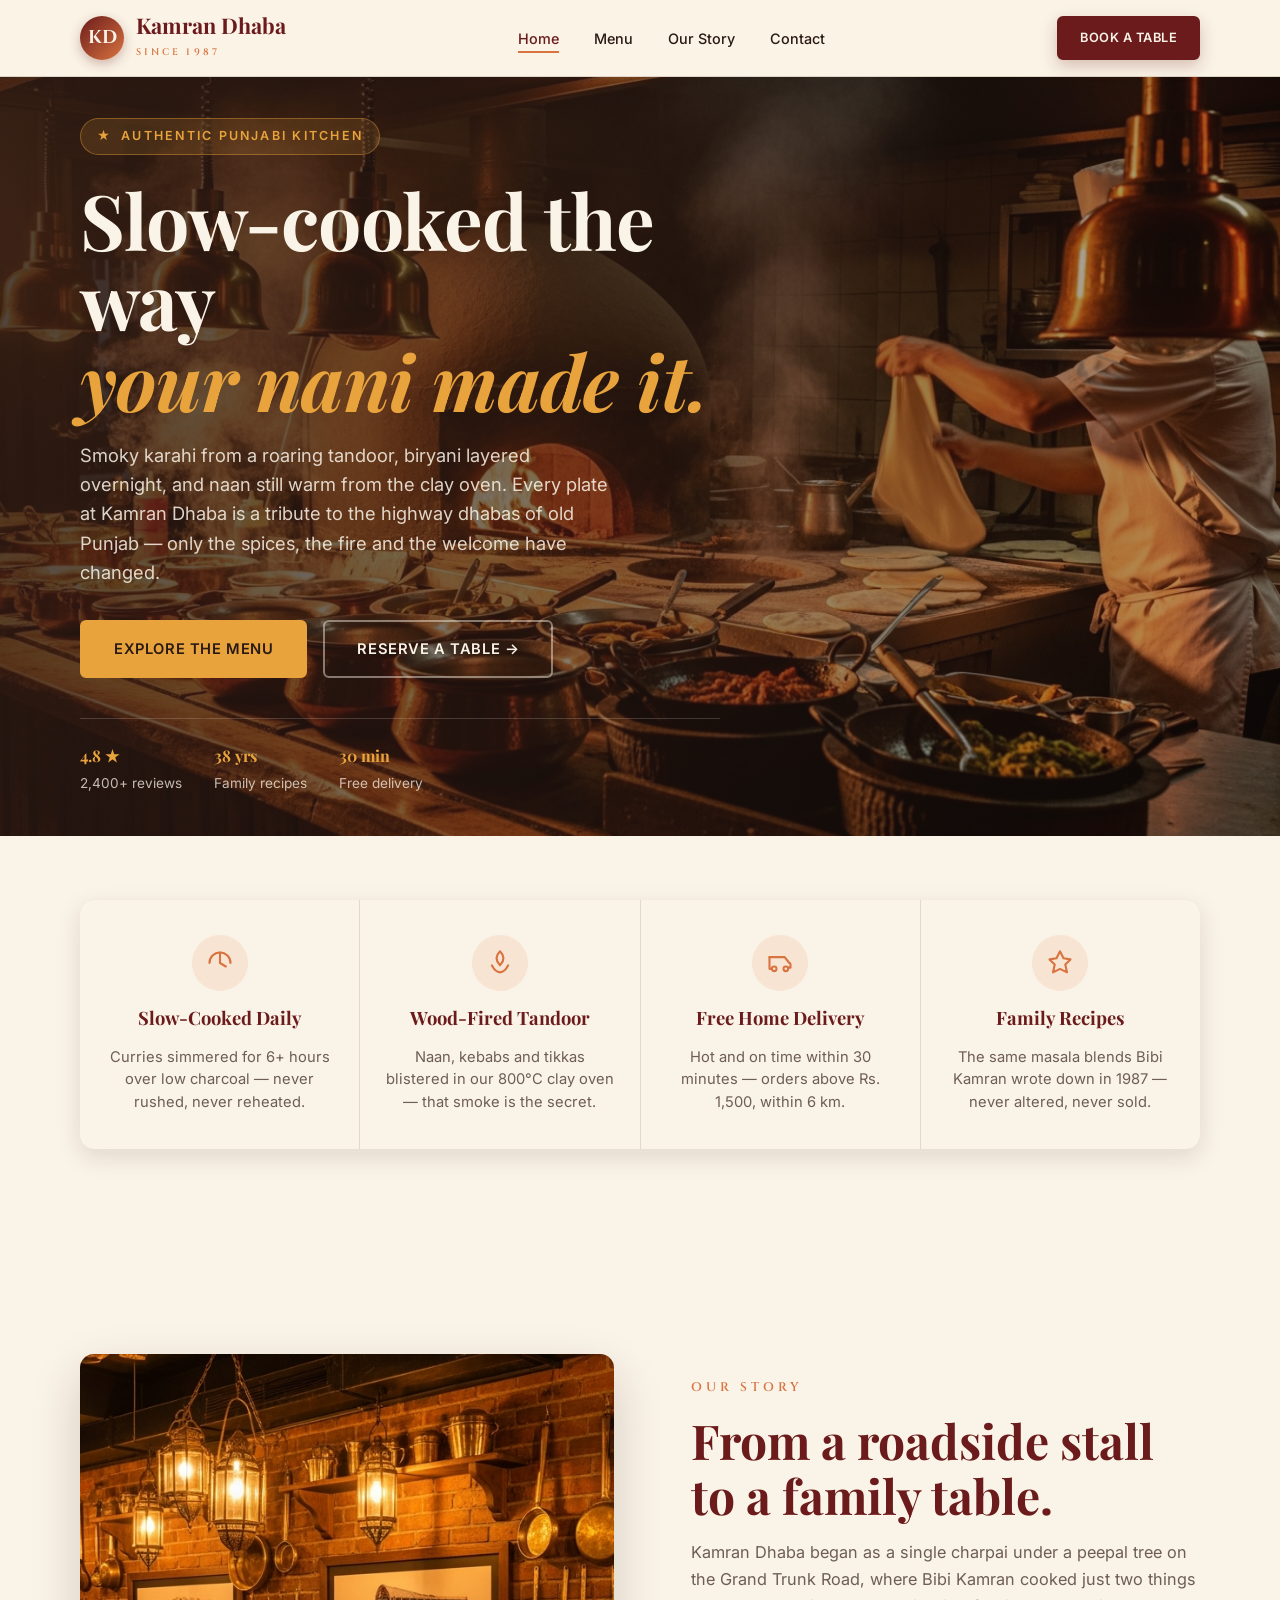
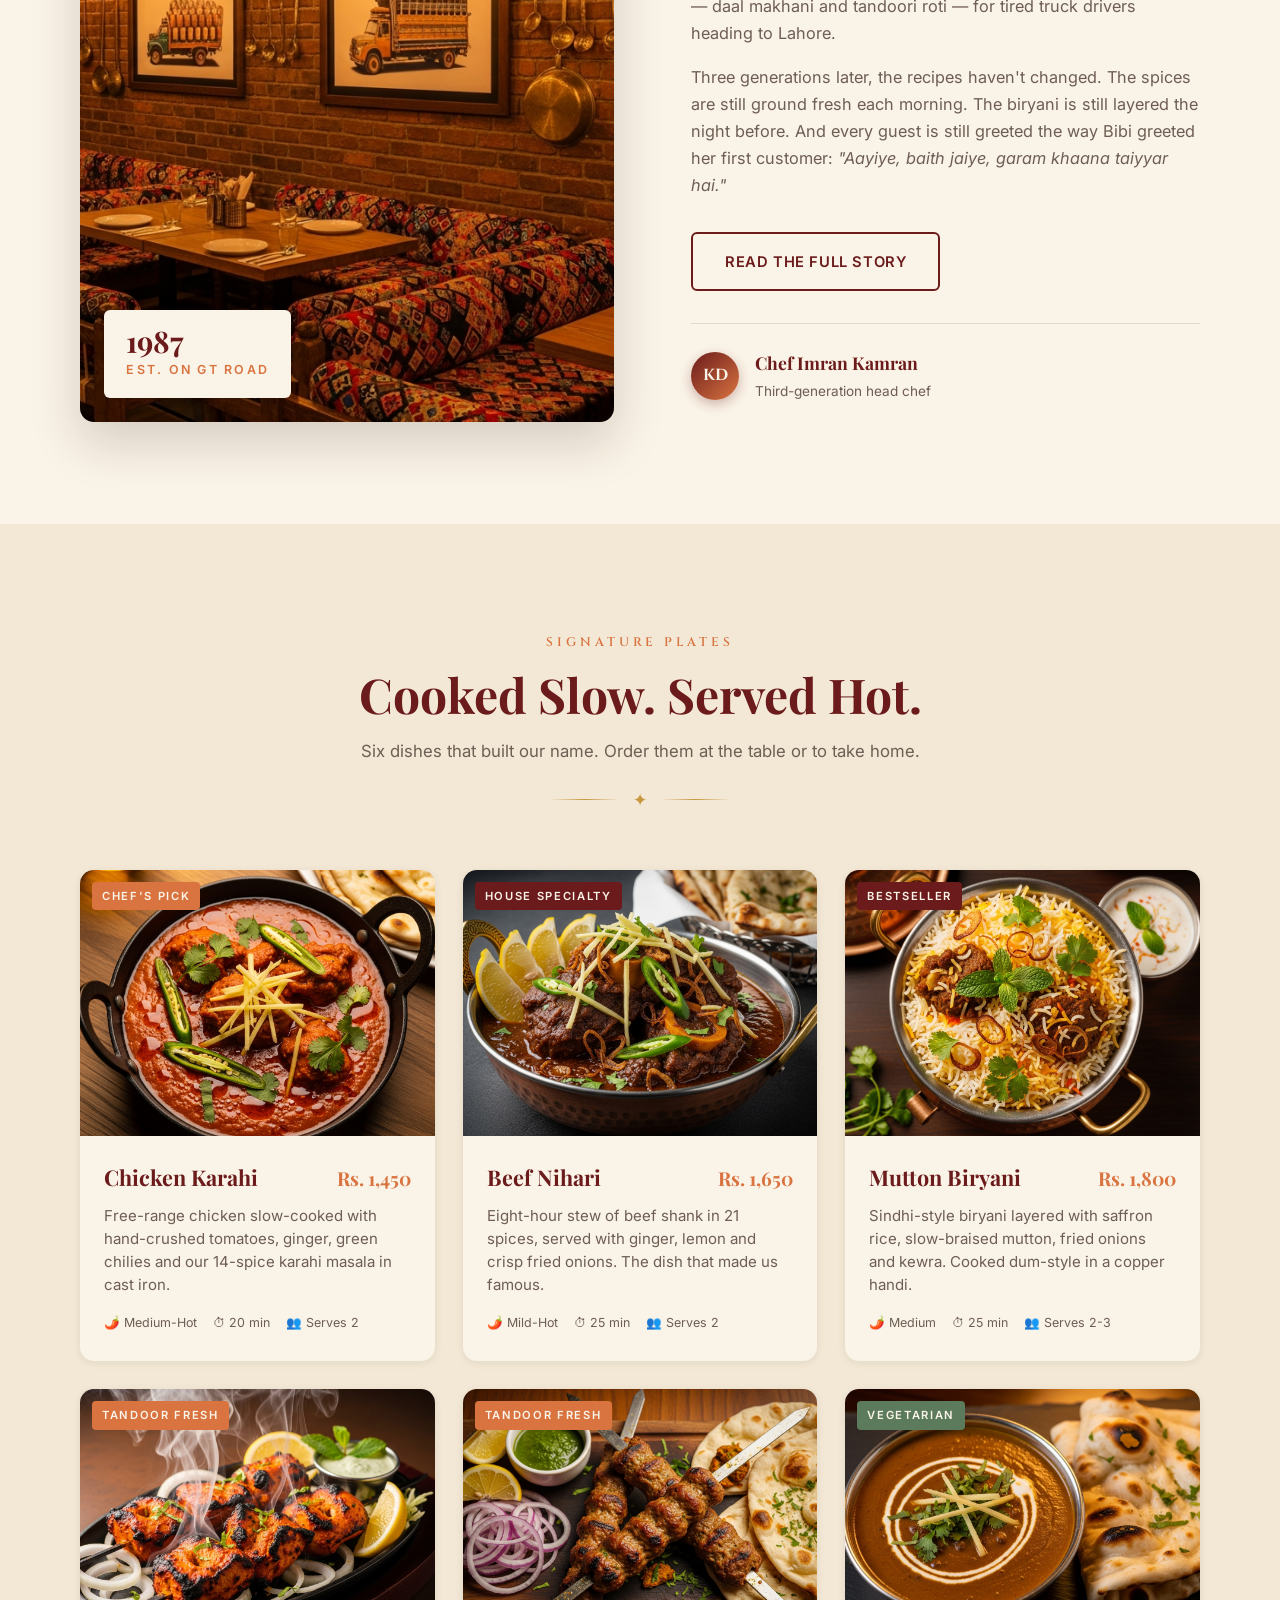
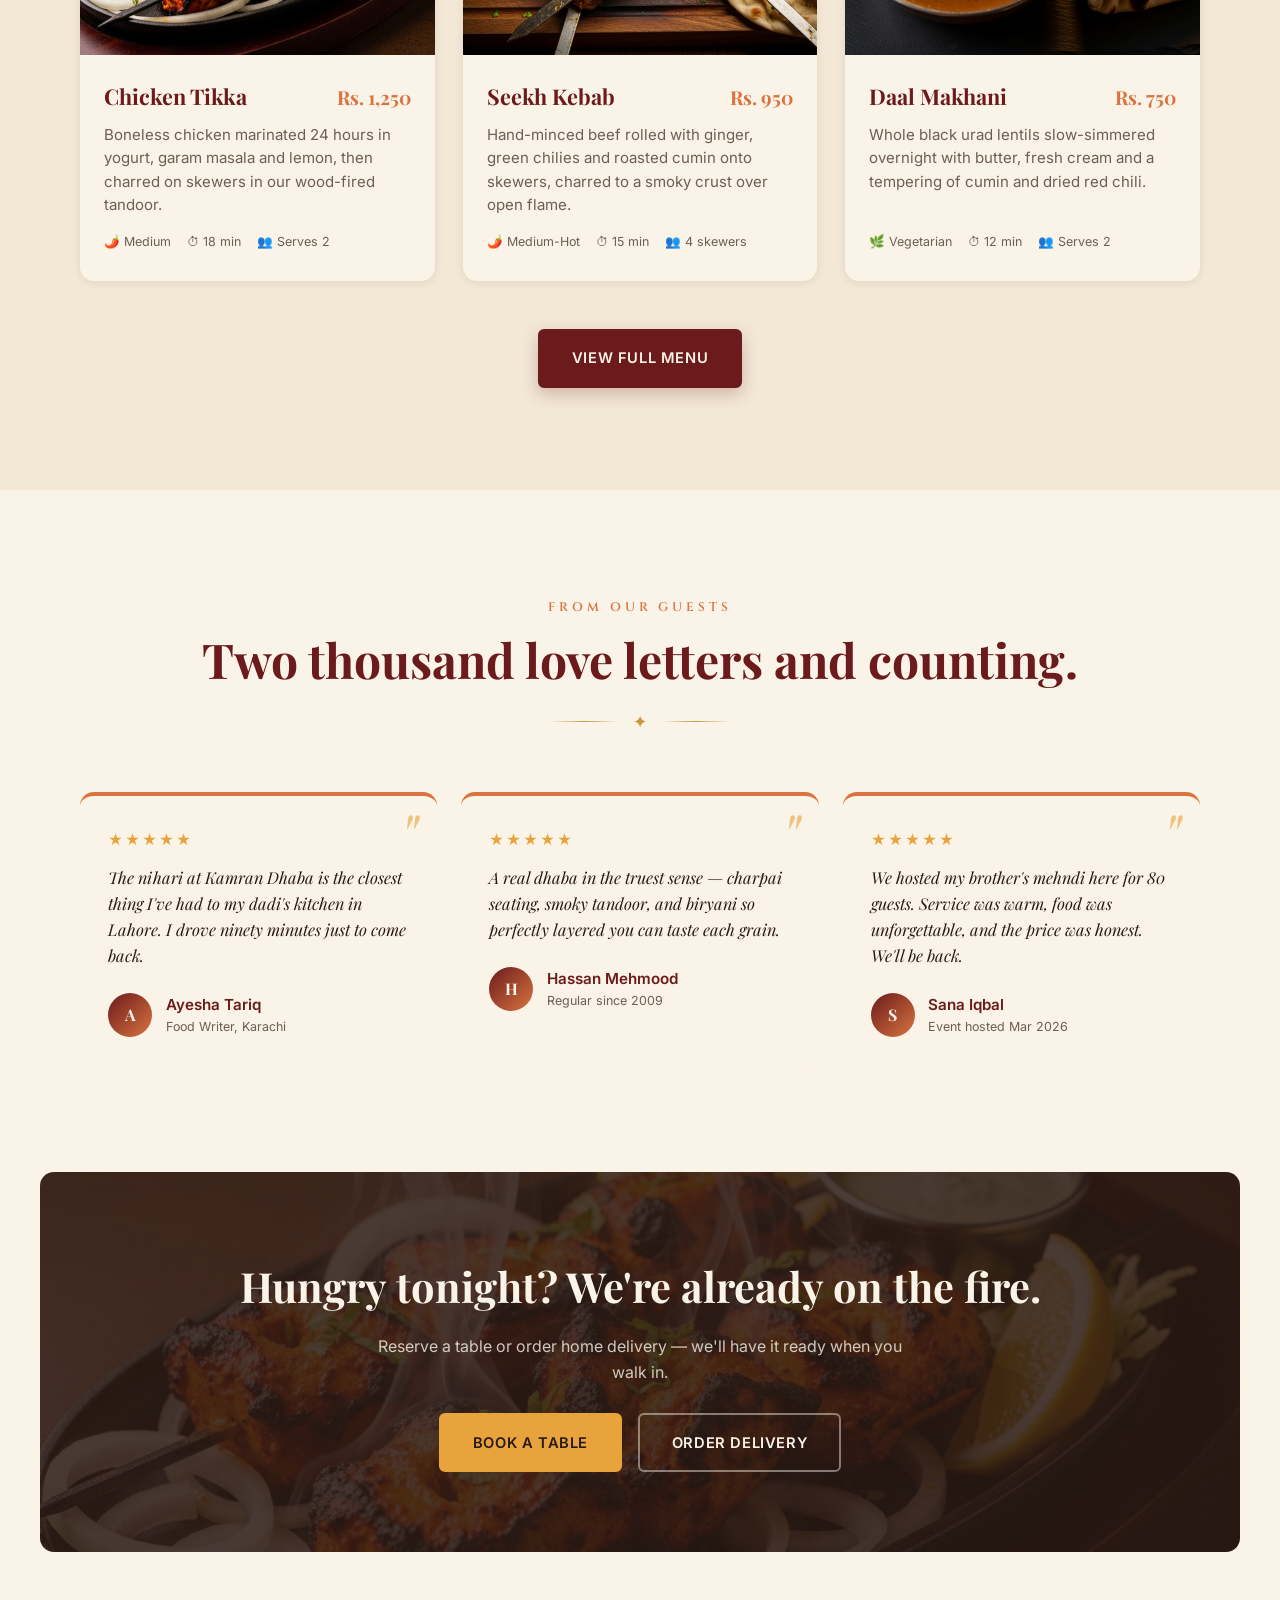
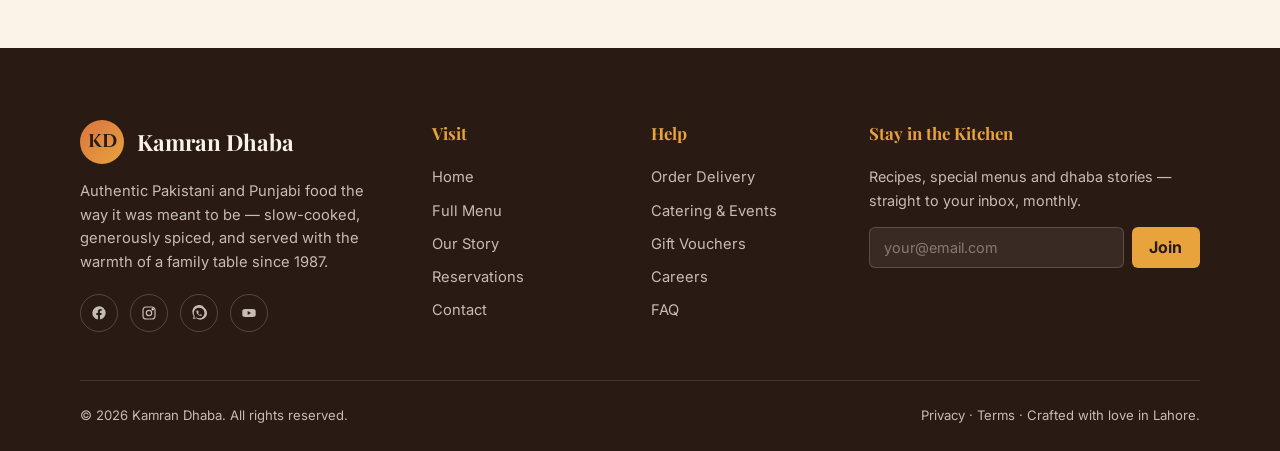
<file: kamran-dhaba/index.html>
<!DOCTYPE html>
<html lang="en">
<head>
  <meta charset="UTF-8" />
  <meta name="viewport" content="width=device-width, initial-scale=1.0" />
  <title>Kamran Dhaba — Authentic Pakistani & Punjabi Cuisine</title>
  <meta name="description" content="Kamran Dhaba serves authentic, slow-cooked Pakistani and Punjabi food — karahi, biryani, nihari, fresh tandoori naan and more. Dine-in, takeout, and home delivery." />
  <meta name="theme-color" content="#6B1B1B" />

  <link rel="icon" type="image/png" href="images/logo.png" />
  <link rel="preconnect" href="https://fonts.googleapis.com" />
  <link rel="preconnect" href="https://fonts.gstatic.com" crossorigin />
  <link href="https://fonts.googleapis.com/css2?family=Cinzel:wght@500;600;700&family=Inter:wght@400;500;600;700&family=Playfair+Display:ital,wght@0,400;0,600;0,700;1,400;1,600&display=swap" rel="stylesheet" />
  <link rel="stylesheet" href="style.css" />
</head>
<body>

  <!-- ============ NAV ============ -->
  <header class="nav">
    <div class="container nav__inner">
      <a href="index.html" class="nav__brand" aria-label="Kamran Dhaba home">
        <span class="nav__logo">KD</span>
        <span>
          <span class="nav__name">Kamran Dhaba</span>
          <span class="nav__tag">Since 1987</span>
        </span>
      </a>

      <nav>
        <ul class="nav__menu">
          <li><a href="index.html">Home</a></li>
          <li><a href="menu.html">Menu</a></li>
          <li><a href="about.html">Our Story</a></li>
          <li><a href="contact.html">Contact</a></li>
        </ul>
      </nav>

      <div class="nav__cta">
        <a href="reservations.html" class="btn btn--primary btn--sm">Book a Table</a>
        <button class="nav__toggle" aria-label="Open menu" aria-expanded="false">
          <span></span><span></span><span></span>
        </button>
      </div>
    </div>
  </header>

  <!-- ============ HERO ============ -->
  <section class="hero">
    <div class="hero__bg" aria-hidden="true"></div>
    <div class="container">
      <div class="hero__content reveal">
        <span class="hero__badge">Authentic Punjabi Kitchen</span>
        <h1 class="hero__title">
          Slow-cooked the way
          <em>your nani made it.</em>
        </h1>
        <p class="hero__lede">
          Smoky karahi from a roaring tandoor, biryani layered overnight,
          and naan still warm from the clay oven. Every plate at Kamran Dhaba
          is a tribute to the highway dhabas of old Punjab — only the spices,
          the fire and the welcome have changed.
        </p>
        <div class="hero__actions">
          <a href="menu.html" class="btn btn--gold">Explore the Menu</a>
          <a href="reservations.html" class="btn btn--ghost">Reserve a Table →</a>
        </div>
        <div class="hero__meta">
          <div><strong>4.8 ★</strong>2,400+ reviews</div>
          <div><strong>38 yrs</strong>Family recipes</div>
          <div><strong>30 min</strong>Free delivery</div>
        </div>
      </div>
    </div>
  </section>

  <!-- ============ FEATURES STRIP ============ -->
  <section class="section section--cream" style="padding-top: 4rem;">
    <div class="container">
      <div class="features reveal">
        <div class="feature">
          <div class="feature__icon">
            <svg viewBox="0 0 24 24" fill="none" stroke="currentColor" stroke-width="1.8" stroke-linecap="round" stroke-linejoin="round"><path d="M3 12c0-5 4-9 9-9s9 4 9 9"/><path d="M12 3v9l5 3"/></svg>
          </div>
          <h4>Slow-Cooked Daily</h4>
          <p>Curries simmered for 6+ hours over low charcoal — never rushed, never reheated.</p>
        </div>
        <div class="feature">
          <div class="feature__icon">
            <svg viewBox="0 0 24 24" fill="none" stroke="currentColor" stroke-width="1.8" stroke-linecap="round" stroke-linejoin="round"><path d="M12 2C8 6 8 10 12 14c4-4 4-8 0-12z"/><path d="M5 14c2 4 5 6 7 6s5-2 7-6"/></svg>
          </div>
          <h4>Wood-Fired Tandoor</h4>
          <p>Naan, kebabs and tikkas blistered in our 800°C clay oven — that smoke is the secret.</p>
        </div>
        <div class="feature">
          <div class="feature__icon">
            <svg viewBox="0 0 24 24" fill="none" stroke="currentColor" stroke-width="1.8" stroke-linecap="round" stroke-linejoin="round"><path d="M3 7h13l4 5h0a1 1 0 0 1 1 1v3h-2"/><circle cx="7" cy="17" r="2"/><circle cx="17" cy="17" r="2"/><path d="M3 7v10h2"/></svg>
          </div>
          <h4>Free Home Delivery</h4>
          <p>Hot and on time within 30 minutes — orders above Rs. 1,500, within 6 km.</p>
        </div>
        <div class="feature">
          <div class="feature__icon">
            <svg viewBox="0 0 24 24" fill="none" stroke="currentColor" stroke-width="1.8" stroke-linecap="round" stroke-linejoin="round"><path d="M12 2l3 6 6 .9-4.5 4.4L18 20l-6-3-6 3 1.5-6.7L3 8.9 9 8z"/></svg>
          </div>
          <h4>Family Recipes</h4>
          <p>The same masala blends Bibi Kamran wrote down in 1987 — never altered, never sold.</p>
        </div>
      </div>
    </div>
  </section>

  <!-- ============ STORY ============ -->
  <section class="section section--cream">
    <div class="container">
      <div class="story">
        <div class="story__media reveal">
          <img src="images/interior.png" alt="Inside Kamran Dhaba — copper lanterns, charpai seating and tandoor smoke" loading="lazy" />
          <div class="story__badge">
            <strong>1987</strong>
            <span>Est. on GT Road</span>
          </div>
        </div>
        <div class="story__body reveal">
          <span class="eyebrow">Our Story</span>
          <h2 class="section-title" style="text-align:left;">From a roadside stall to a family table.</h2>
          <p>
            Kamran Dhaba began as a single charpai under a peepal tree on the Grand
            Trunk Road, where Bibi Kamran cooked just two things — daal makhani and
            tandoori roti — for tired truck drivers heading to Lahore.
          </p>
          <p>
            Three generations later, the recipes haven't changed. The spices are still
            ground fresh each morning. The biryani is still layered the night before.
            And every guest is still greeted the way Bibi greeted her first customer:
            <em>"Aayiye, baith jaiye, garam khaana taiyyar hai."</em>
          </p>
          <a href="about.html" class="btn btn--outline" style="margin-top:1rem;">Read the full story</a>

          <div class="story__signature">
            <div class="nav__logo" style="width:48px;height:48px;font-size:1rem;">KD</div>
            <div>
              <strong>Chef Imran Kamran</strong>
              <span>Third-generation head chef</span>
            </div>
          </div>
        </div>
      </div>
    </div>
  </section>

  <!-- ============ SIGNATURE DISHES ============ -->
  <section class="section section--soft">
    <div class="container">
      <div class="section-head reveal">
        <span class="eyebrow">Signature Plates</span>
        <h2 class="section-title">Cooked Slow. Served Hot.</h2>
        <p class="section-sub">Six dishes that built our name. Order them at the table or to take home.</p>
        <div class="divider-ornament"><span>✦</span></div>
      </div>

      <div class="dishes">
        <article class="dish reveal">
          <div class="dish__media">
            <img src="images/dish-karahi.png" alt="Chicken Karahi" loading="lazy" />
            <span class="dish__tag is-spicy">Chef's Pick</span>
          </div>
          <div class="dish__body">
            <div class="dish__title-row">
              <h3 class="dish__title">Chicken Karahi</h3>
              <span class="dish__price">Rs. 1,450</span>
            </div>
            <p class="dish__desc">Free-range chicken slow-cooked with hand-crushed tomatoes, ginger, green chilies and our 14-spice karahi masala in cast iron.</p>
            <div class="dish__meta">
              <span>🌶️ Medium-Hot</span><span>⏱ 20 min</span><span>👥 Serves 2</span>
            </div>
          </div>
        </article>

        <article class="dish reveal">
          <div class="dish__media">
            <img src="images/dish-nihari.png" alt="Beef Nihari" loading="lazy" />
            <span class="dish__tag">House Specialty</span>
          </div>
          <div class="dish__body">
            <div class="dish__title-row">
              <h3 class="dish__title">Beef Nihari</h3>
              <span class="dish__price">Rs. 1,650</span>
            </div>
            <p class="dish__desc">Eight-hour stew of beef shank in 21 spices, served with ginger, lemon and crisp fried onions. The dish that made us famous.</p>
            <div class="dish__meta">
              <span>🌶️ Mild-Hot</span><span>⏱ 25 min</span><span>👥 Serves 2</span>
            </div>
          </div>
        </article>

        <article class="dish reveal">
          <div class="dish__media">
            <img src="images/dish-biryani.png" alt="Mutton Biryani" loading="lazy" />
            <span class="dish__tag">Bestseller</span>
          </div>
          <div class="dish__body">
            <div class="dish__title-row">
              <h3 class="dish__title">Mutton Biryani</h3>
              <span class="dish__price">Rs. 1,800</span>
            </div>
            <p class="dish__desc">Sindhi-style biryani layered with saffron rice, slow-braised mutton, fried onions and kewra. Cooked dum-style in a copper handi.</p>
            <div class="dish__meta">
              <span>🌶️ Medium</span><span>⏱ 25 min</span><span>👥 Serves 2-3</span>
            </div>
          </div>
        </article>

        <article class="dish reveal">
          <div class="dish__media">
            <img src="images/dish-tikka.png" alt="Chicken Tikka" loading="lazy" />
            <span class="dish__tag is-spicy">Tandoor Fresh</span>
          </div>
          <div class="dish__body">
            <div class="dish__title-row">
              <h3 class="dish__title">Chicken Tikka</h3>
              <span class="dish__price">Rs. 1,250</span>
            </div>
            <p class="dish__desc">Boneless chicken marinated 24 hours in yogurt, garam masala and lemon, then charred on skewers in our wood-fired tandoor.</p>
            <div class="dish__meta">
              <span>🌶️ Medium</span><span>⏱ 18 min</span><span>👥 Serves 2</span>
            </div>
          </div>
        </article>

        <article class="dish reveal">
          <div class="dish__media">
            <img src="images/dish-kebab.png" alt="Seekh Kebab" loading="lazy" />
            <span class="dish__tag is-spicy">Tandoor Fresh</span>
          </div>
          <div class="dish__body">
            <div class="dish__title-row">
              <h3 class="dish__title">Seekh Kebab</h3>
              <span class="dish__price">Rs. 950</span>
            </div>
            <p class="dish__desc">Hand-minced beef rolled with ginger, green chilies and roasted cumin onto skewers, charred to a smoky crust over open flame.</p>
            <div class="dish__meta">
              <span>🌶️ Medium-Hot</span><span>⏱ 15 min</span><span>👥 4 skewers</span>
            </div>
          </div>
        </article>

        <article class="dish reveal">
          <div class="dish__media">
            <img src="images/dish-daal.png" alt="Daal Makhani" loading="lazy" />
            <span class="dish__tag is-veg">Vegetarian</span>
          </div>
          <div class="dish__body">
            <div class="dish__title-row">
              <h3 class="dish__title">Daal Makhani</h3>
              <span class="dish__price">Rs. 750</span>
            </div>
            <p class="dish__desc">Whole black urad lentils slow-simmered overnight with butter, fresh cream and a tempering of cumin and dried red chili.</p>
            <div class="dish__meta">
              <span>🌿 Vegetarian</span><span>⏱ 12 min</span><span>👥 Serves 2</span>
            </div>
          </div>
        </article>
      </div>

      <div style="text-align:center; margin-top:3rem;">
        <a href="menu.html" class="btn btn--primary">View Full Menu</a>
      </div>
    </div>
  </section>

  <!-- ============ TESTIMONIALS ============ -->
  <section class="section section--cream">
    <div class="container">
      <div class="section-head reveal">
        <span class="eyebrow">From Our Guests</span>
        <h2 class="section-title">Two thousand love letters and counting.</h2>
        <div class="divider-ornament"><span>✦</span></div>
      </div>

      <div class="testimonials">
        <article class="testimonial reveal">
          <div class="testimonial__stars">★★★★★</div>
          <p class="testimonial__quote">The nihari at Kamran Dhaba is the closest thing I've had to my dadi's kitchen in Lahore. I drove ninety minutes just to come back.</p>
          <div class="testimonial__author">
            <div class="testimonial__avatar">A</div>
            <div>
              <div class="testimonial__name">Ayesha Tariq</div>
              <div class="testimonial__role">Food Writer, Karachi</div>
            </div>
          </div>
        </article>

        <article class="testimonial reveal">
          <div class="testimonial__stars">★★★★★</div>
          <p class="testimonial__quote">A real dhaba in the truest sense — charpai seating, smoky tandoor, and biryani so perfectly layered you can taste each grain.</p>
          <div class="testimonial__author">
            <div class="testimonial__avatar">H</div>
            <div>
              <div class="testimonial__name">Hassan Mehmood</div>
              <div class="testimonial__role">Regular since 2009</div>
            </div>
          </div>
        </article>

        <article class="testimonial reveal">
          <div class="testimonial__stars">★★★★★</div>
          <p class="testimonial__quote">We hosted my brother's mehndi here for 80 guests. Service was warm, food was unforgettable, and the price was honest. We'll be back.</p>
          <div class="testimonial__author">
            <div class="testimonial__avatar">S</div>
            <div>
              <div class="testimonial__name">Sana Iqbal</div>
              <div class="testimonial__role">Event hosted Mar 2026</div>
            </div>
          </div>
        </article>
      </div>
    </div>
  </section>

  <!-- ============ CTA BANNER ============ -->
  <section style="padding: 0 0 6rem;">
    <div class="cta-banner reveal">
      <h2>Hungry tonight? We're already on the fire.</h2>
      <p>Reserve a table or order home delivery — we'll have it ready when you walk in.</p>
      <div class="cta-banner__actions">
        <a href="reservations.html" class="btn btn--gold">Book a Table</a>
        <a href="contact.html" class="btn btn--ghost">Order Delivery</a>
      </div>
    </div>
  </section>

  <!-- ============ FOOTER ============ -->
  <footer class="footer">
    <div class="container">
      <div class="footer__grid">
        <div>
          <div class="footer__brand">
            <span class="footer__logo">KD</span>
            <span class="footer__name">Kamran Dhaba</span>
          </div>
          <p class="footer__about">
            Authentic Pakistani and Punjabi food the way it was meant to be —
            slow-cooked, generously spiced, and served with the warmth of a
            family table since 1987.
          </p>
          <div class="socials">
            <a href="#" aria-label="Facebook"><svg viewBox="0 0 24 24" fill="currentColor"><path d="M22 12a10 10 0 1 0-11.6 9.9v-7H8V12h2.4V9.8c0-2.4 1.4-3.7 3.6-3.7 1 0 2.1.2 2.1.2v2.3h-1.2c-1.2 0-1.5.7-1.5 1.5V12h2.6l-.4 2.9h-2.2v7A10 10 0 0 0 22 12z"/></svg></a>
            <a href="#" aria-label="Instagram"><svg viewBox="0 0 24 24" fill="none" stroke="currentColor" stroke-width="1.8"><rect x="3" y="3" width="18" height="18" rx="5"/><circle cx="12" cy="12" r="4"/><circle cx="17.5" cy="6.5" r="1" fill="currentColor"/></svg></a>
            <a href="#" aria-label="WhatsApp"><svg viewBox="0 0 24 24" fill="currentColor"><path d="M20 4A10 10 0 0 0 4 16l-1 5 5-1A10 10 0 1 0 20 4zm-8 16a8 8 0 0 1-4-1.1l-3 .6.6-3A8 8 0 1 1 12 20zm4.5-5.5l-1.7-.5a1 1 0 0 0-1 .3l-.5.6a6 6 0 0 1-2.7-2.7l.6-.5a1 1 0 0 0 .3-1l-.5-1.7a1 1 0 0 0-1-.7H9a1 1 0 0 0-1 1.3 8 8 0 0 0 6.7 6.7 1 1 0 0 0 1.3-1V15a1 1 0 0 0-.5-.5z"/></svg></a>
            <a href="#" aria-label="YouTube"><svg viewBox="0 0 24 24" fill="currentColor"><path d="M22 8.5a3 3 0 0 0-2.1-2.1C18 6 12 6 12 6s-6 0-7.9.4A3 3 0 0 0 2 8.5 31 31 0 0 0 2 12a31 31 0 0 0 0 3.5 3 3 0 0 0 2.1 2.1C6 18 12 18 12 18s6 0 7.9-.4a3 3 0 0 0 2.1-2.1A31 31 0 0 0 22 12a31 31 0 0 0 0-3.5zM10 15V9l5 3z"/></svg></a>
          </div>
        </div>

        <div>
          <h5>Visit</h5>
          <ul>
            <li><a href="index.html">Home</a></li>
            <li><a href="menu.html">Full Menu</a></li>
            <li><a href="about.html">Our Story</a></li>
            <li><a href="reservations.html">Reservations</a></li>
            <li><a href="contact.html">Contact</a></li>
          </ul>
        </div>

        <div>
          <h5>Help</h5>
          <ul>
            <li><a href="contact.html">Order Delivery</a></li>
            <li><a href="contact.html">Catering & Events</a></li>
            <li><a href="contact.html">Gift Vouchers</a></li>
            <li><a href="contact.html">Careers</a></li>
            <li><a href="contact.html">FAQ</a></li>
          </ul>
        </div>

        <div class="footer__newsletter">
          <h5>Stay in the Kitchen</h5>
          <p>Recipes, special menus and dhaba stories — straight to your inbox, monthly.</p>
          <form id="newsletter-form" novalidate>
            <input type="email" name="email" placeholder="your@email.com" required />
            <button type="submit">Join</button>
          </form>
        </div>
      </div>

      <div class="footer__bottom">
        <span>© 2026 Kamran Dhaba. All rights reserved.</span>
        <span>
          <a href="#">Privacy</a> · <a href="#">Terms</a> · Crafted with love in Lahore.
        </span>
      </div>
    </div>
  </footer>

  <script src="script.js" defer></script>
</body>
</html>
</file>
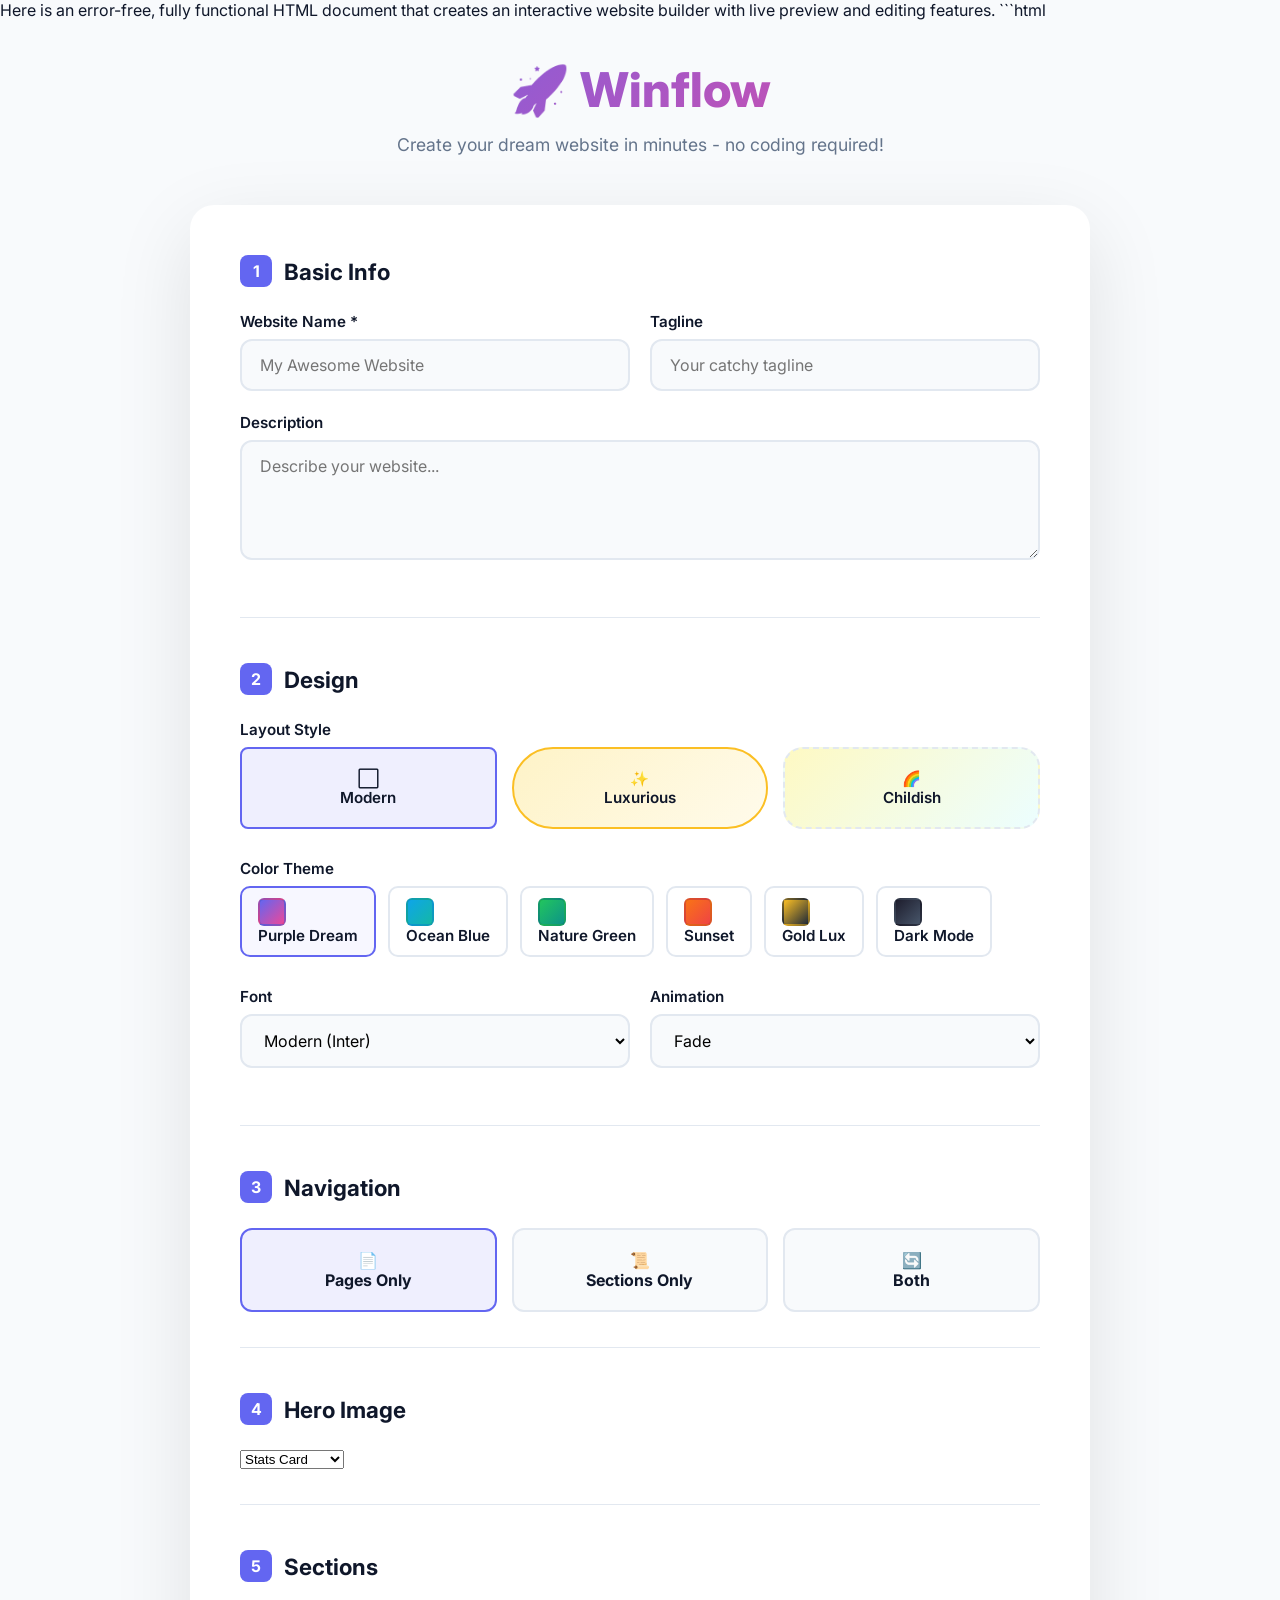
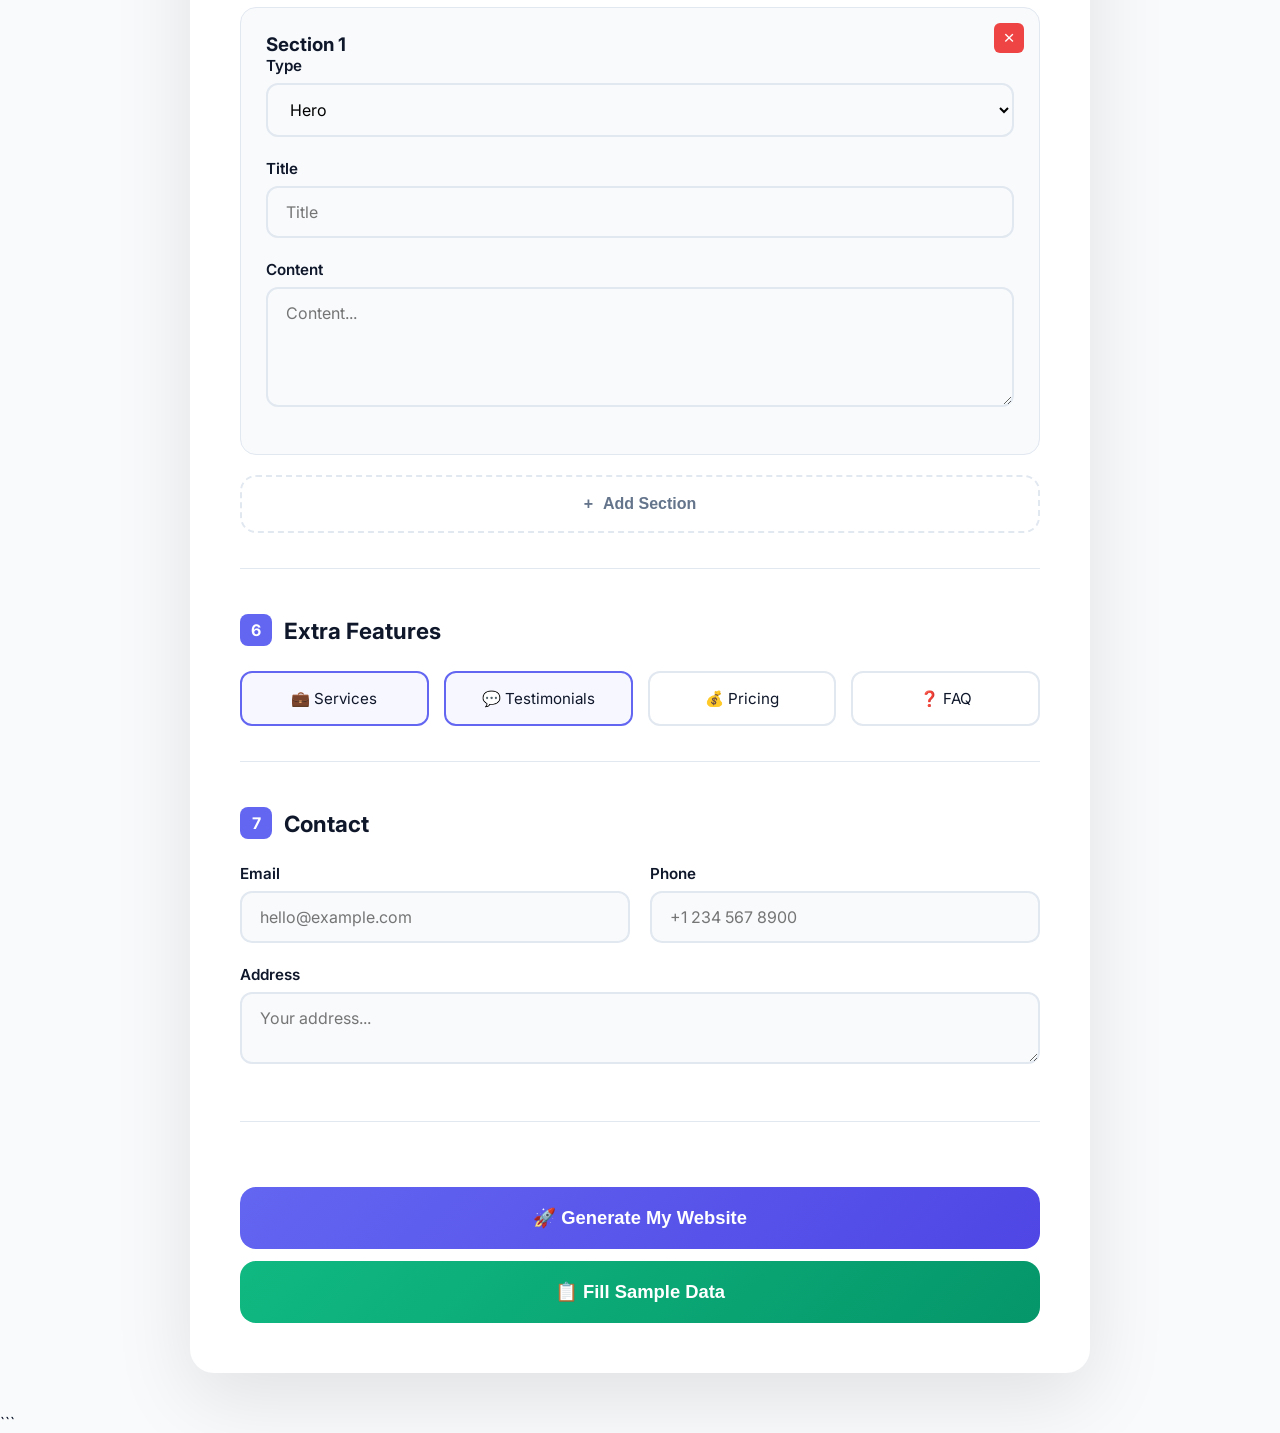
<file: Website Builder/index.html>
Here is an error-free, fully functional HTML document that creates an interactive website builder with live preview and editing features.
```html
<!DOCTYPE html>
<html lang="en">
<head>
    <meta charset="UTF-8">
    <meta name="viewport" content="width=device-width, initial-scale=1.0, user-scalable=yes">
    <title>Winflow - Auto Website Builder</title>
    <link rel="icon" href="data:image/svg+xml,<svg xmlns='http://www.w3.org/2000/svg' viewBox='0 0 100 100'><text y='.9em' font-size='90'>🚀</text></svg>">
    <link href="https://fonts.googleapis.com/css2?family=Inter:wght@300;400;500;600;700;800&family=Poppins:wght@300;400;500;600;700&family=Roboto:wght@300;400;500;700&family=Montserrat:wght@400;500;600;700;800&family=Comic+Neue:wght@400;700&family=Dancing+Script:wght@400;700&display=swap" rel="stylesheet">
    <link rel="stylesheet" href="https://cdnjs.cloudflare.com/ajax/libs/font-awesome/6.4.0/css/all.min.css">
    <style>
        * { margin: 0; padding: 0; box-sizing: border-box; }
        :root {
            --primary: #6366f1; --primary-dark: #4f46e5; --primary-light: #818cf8;
            --secondary: #ec4899; --success: #10b981; --warning: #f59e0b;
            --danger: #ef4444; --dark: #0f172a; --dark-secondary: #1e293b;
            --light: #f8fafc; --gray: #64748b; --border: #e2e8f0;
        }
        body { font-family: 'Inter', sans-serif; background: var(--light); min-height: 100vh; color: var(--dark); }

        /* Builder Form */
        .builder-container { max-width: 1000px; margin: 0 auto; padding: 40px 20px; }
        .builder-header { text-align: center; margin-bottom: 50px; }
        .builder-header h1 { font-size: 3rem; font-weight: 800; background: linear-gradient(135deg, var(--primary) 0%, var(--secondary) 100%); -webkit-background-clip: text; -webkit-text-fill-color: transparent; background-clip: text; margin-bottom: 15px; }
        .builder-header p { color: var(--gray); font-size: 1.1rem; }
        .config-form { background: white; border-radius: 24px; box-shadow: 0 25px 80px rgba(0,0,0,0.1); padding: 50px; max-width: 900px; margin: 0 auto; }
        .form-section { margin-bottom: 45px; padding-bottom: 35px; border-bottom: 1px solid var(--border); }
        .form-section:last-child { border-bottom: none; margin-bottom: 0; padding-bottom: 0; }
        .form-section h2 { font-size: 1.4rem; font-weight: 700; color: var(--dark); margin-bottom: 25px; display: flex; align-items: center; gap: 12px; }
        .form-section h2 span { background: var(--primary); color: white; width: 32px; height: 32px; border-radius: 8px; display: flex; align-items: center; justify-content: center; font-size: 1rem; }
        .form-group { margin-bottom: 22px; }
        .form-group label { display: block; font-weight: 600; color: var(--dark); margin-bottom: 8px; font-size: 0.95rem; }
        .form-group input, .form-group textarea, .form-group select { width: 100%; padding: 14px 18px; border: 2px solid var(--border); border-radius: 12px; font-size: 1rem; font-family: inherit; transition: all 0.3s ease; background: var(--light); }
        .form-group input:focus, .form-group textarea:focus, .form-group select:focus { outline: none; border-color: var(--primary); background: white; box-shadow: 0 0 0 4px rgba(99, 102, 241, 0.1); }
        .form-group textarea { min-height: 120px; resize: vertical; }
        .form-row { display: grid; grid-template-columns: repeat(auto-fit, minmax(250px, 1fr)); gap: 20px; }
        .color-picker-group { display: flex; gap: 12px; flex-wrap: wrap; }
        .color-option { display: flex; align-items: center; gap: 8px; padding: 10px 16px; border: 2px solid var(--border); border-radius: 10px; cursor: pointer; transition: all 0.3s ease; background: white; }
        .color-option:hover { border-color: var(--primary-light); }
        .color-option.selected { border-color: var(--primary); background: rgba(99, 102, 241, 0.05); }
        .color-option input { display: none; }
        .color-swatch { width: 28px; height: 28px; border-radius: 6px; border: 2px solid rgba(0,0,0,0.1); }
        .layout-options, .nav-type-options { display: grid; grid-template-columns: repeat(auto-fit, minmax(140px, 1fr)); gap: 15px; margin-top: 5px; }
        .layout-option, .nav-type-option { cursor: pointer; }
        .layout-option input, .nav-type-option input { display: none; }
        .layout-preview, .nav-type-content { padding: 20px; border: 2px solid var(--border); border-radius: 12px; text-align: center; transition: all 0.3s ease; background: var(--light); }
        .layout-option.selected .layout-preview, .nav-type-option.selected .nav-type-content { border-color: var(--primary); background: rgba(99, 102, 241, 0.1); }
        .layout-preview.modern-preview { border-radius: 8px; }
        .layout-preview.luxurious-preview { border-radius: 50px; border: 2px solid #fbbf24; background: linear-gradient(135deg, #fef3c7, #fffbeb); }
        .layout-preview.childish-preview { border-radius: 20px; background: linear-gradient(135deg, #fef9c3, #ecfeff); border-style: dashed; }
        .section-builder { background: var(--light); border-radius: 16px; padding: 25px; margin-bottom: 20px; position: relative; border: 1px solid var(--border); }
        .remove-section-btn { position: absolute; top: 15px; right: 15px; background: var(--danger); color: white; border: none; width: 30px; height: 30px; border-radius: 6px; cursor: pointer; font-size: 1.2rem; line-height: 1; transition: 0.2s; }
        .remove-section-btn:hover { background: #dc2626; transform: scale(1.02); }
        .add-section-btn { width: 100%; padding: 18px; border: 2px dashed var(--border); border-radius: 16px; background: transparent; color: var(--gray); font-size: 1rem; font-weight: 600; cursor: pointer; transition: all 0.3s ease; display: flex; align-items: center; justify-content: center; gap: 10px; margin-top: 10px; }
        .add-section-btn:hover { border-color: var(--primary); color: var(--primary); background: rgba(99, 102, 241, 0.05); }
        .feature-options { display: grid; grid-template-columns: repeat(auto-fit, minmax(160px, 1fr)); gap: 15px; }
        .feature-option { padding: 16px; border: 2px solid var(--border); border-radius: 12px; cursor: pointer; transition: all 0.3s ease; text-align: center; font-size: 0.95rem; background: white; }
        .feature-option:hover { border-color: var(--primary-light); }
        .feature-option.selected { border-color: var(--primary); background: rgba(99, 102, 241, 0.05); }
        .feature-option input { display: none; }
        .submit-btn { width: 100%; padding: 20px; background: linear-gradient(135deg, var(--primary) 0%, var(--primary-dark) 100%); color: white; border: none; border-radius: 16px; font-size: 1.15rem; font-weight: 700; cursor: pointer; transition: all 0.3s ease; margin-top: 20px; }
        .submit-btn:hover { transform: translateY(-3px); box-shadow: 0 15px 40px rgba(99, 102, 241, 0.4); }
        .sample-btn { background: linear-gradient(135deg, #10b981 0%, #059669 100%) !important; margin-top: 12px; }

        /* Generated Website */
        .generated-site { display: none; }
        .generated-site.active { display: block; }
        .site-header { position: fixed; top: 0; left: 0; right: 0; background: rgba(255,255,255,0.95); backdrop-filter: blur(20px); z-index: 1000; box-shadow: 0 2px 20px rgba(0,0,0,0.08); transition: all 0.3s ease; }
        .site-header.scrolled { background: rgba(255,255,255,0.98); box-shadow: 0 4px 30px rgba(0,0,0,0.12); }
        .header-content { max-width: 1400px; margin: 0 auto; padding: 18px 40px; display: flex; justify-content: space-between; align-items: center; flex-wrap: wrap; gap: 15px; }
        .site-logo { display: flex; align-items: center; gap: 12px; text-decoration: none; cursor: pointer; }
        .site-logo-icon { width: 44px; height: 44px; background: linear-gradient(135deg, var(--primary) 0%, var(--secondary) 100%); border-radius: 12px; display: flex; align-items: center; justify-content: center; font-size: 1.3rem; color: white; }
        .site-logo span { font-size: 1.4rem; font-weight: 800; color: var(--dark); }
        .site-nav { display: flex; gap: 8px; flex-wrap: wrap; }
        .nav-link { padding: 10px 20px; color: var(--gray); text-decoration: none; font-weight: 500; font-size: 0.95rem; border-radius: 8px; transition: all 0.3s ease; cursor: pointer; }
        .nav-link:hover { color: var(--primary); }
        .nav-link.active { color: var(--primary); background: rgba(99, 102, 241, 0.1); }
        .header-actions .header-btn { padding: 12px 24px; border-radius: 10px; font-weight: 600; text-decoration: none; transition: all 0.3s ease; cursor: pointer; display: inline-block; }
        .header-btn-primary { background: linear-gradient(135deg, var(--primary) 0%, var(--primary-dark) 100%); color: white !important; }
        .header-btn-primary:hover { transform: translateY(-2px); box-shadow: 0 8px 25px rgba(99, 102, 241, 0.4); }
        .section-nav { position: fixed; top: 85px; left: 0; right: 0; background: white; padding: 12px 20px; display: flex; justify-content: center; gap: 20px; box-shadow: 0 2px 15px rgba(0,0,0,0.05); z-index: 998; flex-wrap: wrap; border-bottom: 1px solid var(--border); }
        .section-nav-link { padding: 6px 18px; color: var(--gray); text-decoration: none; font-weight: 500; font-size: 0.9rem; border-radius: 20px; transition: all 0.3s ease; cursor: pointer; }
        .section-nav-link:hover { color: var(--primary); background: rgba(99,102,241,0.08); }
        .section-nav-link.active { color: var(--primary); background: rgba(99, 102, 241, 0.12); }
        .site-content { padding-top: 90px; min-height: 100vh; }
        .page { display: none; }
        .page.active { display: block; animation: fadeIn 0.4s ease; }
        @keyframes fadeIn { from { opacity: 0; transform: translateY(10px); } to { opacity: 1; transform: translateY(0); } }
        .hero-page { padding: 60px 40px 80px; background: linear-gradient(180deg, #f8fafc 0%, #f1f5f9 100%); }
        .hero-content { max-width: 1300px; margin: 0 auto; display: grid; grid-template-columns: 1fr 1fr; gap: 60px; align-items: center; }
        .hero-text h1 { font-size: 3.2rem; font-weight: 800; color: var(--dark); line-height: 1.2; margin-bottom: 20px; }
        .hero-text h1 span { background: linear-gradient(135deg, var(--primary) 0%, var(--secondary) 100%); -webkit-background-clip: text; -webkit-text-fill-color: transparent; background-clip: text; }
        .hero-text > p { font-size: 1.1rem; color: var(--gray); line-height: 1.6; margin-bottom: 30px; }
        .hero-buttons { display: flex; gap: 16px; flex-wrap: wrap; }
        .hero-btn { padding: 14px 28px; border-radius: 12px; font-size: 1rem; font-weight: 600; cursor: pointer; transition: all 0.3s ease; border: none; }
        .hero-btn-primary { background: linear-gradient(135deg, var(--primary) 0%, var(--primary-dark) 100%); color: white; }
        .hero-btn-secondary { background: white; color: var(--dark); border: 2px solid var(--border); }
        .hero-card { background: white; border-radius: 24px; padding: 28px; box-shadow: 0 20px 40px rgba(0,0,0,0.08); }
        .hero-stats { display: grid; grid-template-columns: repeat(3, 1fr); gap: 20px; margin-top: 10px; }
        .hero-stat { text-align: center; padding: 15px; background: var(--light); border-radius: 16px; }
        .hero-stat-value { font-size: 1.8rem; font-weight: 800; color: var(--primary); }
        .features-page, .services-page, .about-page, .contact-page { padding: 80px 40px; background: white; }
        .page-header { text-align: center; max-width: 700px; margin: 0 auto 50px; }
        .page-header h2 { font-size: 2.5rem; font-weight: 800; color: var(--dark); margin-bottom: 15px; }
        .features-grid, .services-grid { max-width: 1200px; margin: 0 auto; display: grid; grid-template-columns: repeat(auto-fit, minmax(300px, 1fr)); gap: 30px; }
        .feature-card, .service-card { background: white; border: 1px solid var(--border); border-radius: 20px; padding: 32px; transition: all 0.3s ease; }
        .feature-card:hover, .service-card:hover { transform: translateY(-6px); box-shadow: 0 20px 40px rgba(0,0,0,0.08); }
        .feature-icon, .service-icon { width: 54px; height: 54px; background: linear-gradient(135deg, rgba(99,102,241,0.1) 0%, rgba(236,72,153,0.1) 100%); border-radius: 14px; display: flex; align-items: center; justify-content: center; font-size: 1.6rem; margin-bottom: 20px; }
        .about-content { max-width: 1200px; margin: 0 auto; display: grid; grid-template-columns: 1fr 1fr; gap: 60px; align-items: center; }
        .about-image-main { width: 100%; height: 400px; background: linear-gradient(135deg, var(--primary) 0%, var(--secondary) 100%); border-radius: 30px; display: flex; align-items: center; justify-content: center; font-size: 6rem; }
        .about-features { display: grid; grid-template-columns: 1fr 1fr; gap: 15px; margin-top: 30px; }
        .about-feature { display: flex; align-items: center; gap: 12px; }
        .contact-content { max-width: 1200px; margin: 0 auto; display: grid; grid-template-columns: 1fr 1fr; gap: 60px; }
        .contact-details { display: flex; flex-direction: column; gap: 20px; margin-top: 30px; }
        .contact-item { display: flex; align-items: center; gap: 18px; padding: 20px; background: white; border-radius: 20px; box-shadow: 0 4px 15px rgba(0,0,0,0.05); border: 1px solid var(--border); }
        .contact-form-container { background: white; border-radius: 28px; padding: 40px; box-shadow: 0 20px 40px rgba(0,0,0,0.05); border: 1px solid var(--border); }
        .form-row-contact { display: grid; grid-template-columns: 1fr 1fr; gap: 18px; margin-bottom: 18px; }
        .form-row-contact input, .form-row-contact textarea { width: 100%; padding: 14px 18px; border: 2px solid var(--border); border-radius: 14px; font-size: 1rem; }
        .contact-submit-btn { width: 100%; padding: 16px; background: linear-gradient(135deg, var(--primary) 0%, var(--primary-dark) 100%); color: white; border: none; border-radius: 14px; font-weight: 700; margin-top: 15px; cursor: pointer; }
        .site-footer { background: var(--dark); color: white; padding: 60px 40px 30px; margin-top: 60px; }
        .footer-content { max-width: 1200px; margin: 0 auto; display: grid; grid-template-columns: 2fr 1fr 1fr 1fr; gap: 40px; margin-bottom: 40px; }
        .footer-social { display: flex; gap: 12px; margin-top: 20px; }
        .footer-social a { width: 40px; height: 40px; background: rgba(255,255,255,0.1); border-radius: 10px; display: flex; align-items: center; justify-content: center; color: white; transition: 0.2s; }
        .toolbar-btn { padding: 12px 24px; border: none; border-radius: 40px; font-weight: 600; cursor: pointer; box-shadow: 0 8px 20px rgba(0,0,0,0.15); font-size: 0.9rem; }
        .toolbar-btn.edit { background: var(--primary); color: white; }
        .toolbar-btn.edit.active { background: var(--danger); }
        .toolbar-btn.back { background: var(--dark); color: white; }
        .site-toolbar { position: fixed; bottom: 25px; right: 25px; display: flex; gap: 12px; z-index: 1001; }
        .edit-modal { display: none; position: fixed; top: 0; left: 0; right: 0; bottom: 0; background: rgba(0,0,0,0.6); z-index: 2000; align-items: center; justify-content: center; }
        .edit-modal.active { display: flex; }
        .edit-modal-content { background: white; border-radius: 28px; padding: 35px; max-width: 500px; width: 90%; }
        .modal-btn { padding: 12px 20px; border-radius: 12px; font-weight: 600; margin-top: 15px; }
        .loading-overlay { display: none; position: fixed; top:0; left:0; right:0; bottom:0; background: rgba(255,255,255,0.96); z-index: 3000; align-items: center; justify-content: center; flex-direction: column; }
        .loading-overlay.active { display: flex; }
        .loading-spinner { width: 55px; height: 55px; border: 5px solid var(--border); border-top-color: var(--primary); border-radius: 50%; animation: spin 0.8s linear infinite; }
        @keyframes spin { to { transform: rotate(360deg); } }
        .toast { position: fixed; bottom: 30px; left: 50%; transform: translateX(-50%) translateY(100px); background: #1e293b; color: white; padding: 14px 28px; border-radius: 40px; opacity: 0; transition: 0.25s; z-index: 4000; font-weight: 500; }
        .toast.active { transform: translateX(-50%) translateY(0); opacity: 1; }
        .toast.success { background: #10b981; }
        .edit-mode .editable-component { cursor: pointer; position: relative; }
        .edit-mode .editable-component:hover { outline: 3px solid var(--primary); outline-offset: 3px; }
        @media (max-width: 1024px) { .hero-content, .about-content, .contact-content { grid-template-columns: 1fr; } .footer-content { grid-template-columns: 1fr 1fr; } }
        @media (max-width: 768px) { .header-content { flex-direction: column; } .site-nav { justify-content: center; } .hero-text h1 { font-size: 2.2rem; } }
    </style>
</head>
<body>
    <div class="loading-overlay" id="loadingOverlay"><div class="loading-spinner"></div><div class="loading-text" style="margin-top:20px;">Building your website...</div></div>
    <div class="toast" id="toast"></div>

    <div class="builder-container" id="builderForm">
        <div class="builder-header"><h1>🚀 Winflow</h1><p>Create your dream website in minutes - no coding required!</p></div>
        <form class="config-form" id="configForm">
            <div class="form-section"><h2><span>1</span> Basic Info</h2><div class="form-row"><div class="form-group"><label>Website Name *</label><input type="text" id="siteName" placeholder="My Awesome Website" required></div><div class="form-group"><label>Tagline</label><input type="text" id="siteTagline" placeholder="Your catchy tagline"></div></div><div class="form-group"><label>Description</label><textarea id="siteDescription" placeholder="Describe your website..."></textarea></div></div>
            <div class="form-section"><h2><span>2</span> Design</h2><div class="form-group"><label>Layout Style</label><div class="layout-options"><label class="layout-option selected"><input type="radio" name="layoutStyle" value="modern" checked><div class="layout-preview modern-preview"><div class="layout-icon">⬜</div><span>Modern</span></div></label><label class="layout-option"><input type="radio" name="layoutStyle" value="luxurious"><div class="layout-preview luxurious-preview"><div class="layout-icon">✨</div><span>Luxurious</span></div></label><label class="layout-option"><input type="radio" name="layoutStyle" value="childish"><div class="layout-preview childish-preview"><div class="layout-icon">🌈</div><span>Childish</span></div></label></div></div><div class="form-group"><label>Color Theme</label><div class="color-picker-group"><label class="color-option selected"><input type="radio" name="colorScheme" value="purple-pink" checked><div class="color-swatch" style="background:linear-gradient(135deg,#6366f1,#ec4899)"></div><span>Purple Dream</span></label><label class="color-option"><input type="radio" name="colorScheme" value="blue-teal"><div class="color-swatch" style="background:linear-gradient(135deg,#0ea5e9,#14b8a6)"></div><span>Ocean Blue</span></label><label class="color-option"><input type="radio" name="colorScheme" value="green-teal"><div class="color-swatch" style="background:linear-gradient(135deg,#22c55e,#0d9488)"></div><span>Nature Green</span></label><label class="color-option"><input type="radio" name="colorScheme" value="orange-red"><div class="color-swatch" style="background:linear-gradient(135deg,#f97316,#ef4444)"></div><span>Sunset</span></label><label class="color-option"><input type="radio" name="colorScheme" value="gold-black"><div class="color-swatch" style="background:linear-gradient(135deg,#fbbf24,#1f2937)"></div><span>Gold Lux</span></label><label class="color-option"><input type="radio" name="colorScheme" value="dark"><div class="color-swatch" style="background:linear-gradient(135deg,#1e1e2e,#475569)"></div><span>Dark Mode</span></label></div></div><div class="form-row"><div class="form-group"><label>Font</label><select id="fontStyle"><option value="Inter">Modern (Inter)</option><option value="Poppins">Friendly (Poppins)</option><option value="Roboto">Classic</option><option value="Montserrat">Elegant</option></select></div><div class="form-group"><label>Animation</label><select id="animationStyle"><option value="fade">Fade</option><option value="slide">Slide</option><option value="none">None</option></select></div></div></div>
            <div class="form-section"><h2><span>3</span> Navigation</h2><div class="nav-type-options"><label class="nav-type-option selected"><input type="radio" name="navType" value="pages" checked><div class="nav-type-content"><div class="nav-type-icon">📄</div><strong>Pages Only</strong></div></label><label class="nav-type-option"><input type="radio" name="navType" value="sections"><div class="nav-type-content"><div class="nav-type-icon">📜</div><strong>Sections Only</strong></div></label><label class="nav-type-option"><input type="radio" name="navType" value="both"><div class="nav-type-content"><div class="nav-type-icon">🔄</div><strong>Both</strong></div></label></div></div>
            <div class="form-section"><h2><span>4</span> Hero Image</h2><select id="heroImageStyle"><option value="card">Stats Card</option><option value="slider">Image Slider</option><option value="illustration">3D Illustration</option><option value="none">Text Only</option></select></div>
            <div class="form-section"><h2><span>5</span> Sections</h2><div id="sectionsContainer"></div><button type="button" class="add-section-btn" id="addSectionBtn"><span>+</span> Add Section</button></div>
            <div class="form-section"><h2><span>6</span> Extra Features</h2><div class="feature-options"><label class="feature-option selected"><input type="checkbox" value="services" checked> 💼 Services</label><label class="feature-option selected"><input type="checkbox" value="testimonials"> 💬 Testimonials</label><label class="feature-option"><input type="checkbox" value="pricing"> 💰 Pricing</label><label class="feature-option"><input type="checkbox" value="faq"> ❓ FAQ</label></div></div>
            <div class="form-section"><h2><span>7</span> Contact</h2><div class="form-row"><div class="form-group"><label>Email</label><input type="email" id="contactEmail" placeholder="hello@example.com"></div><div class="form-group"><label>Phone</label><input type="tel" id="contactPhone" placeholder="+1 234 567 8900"></div></div><div class="form-group"><label>Address</label><textarea id="contactAddress" placeholder="Your address..." style="min-height:70px;"></textarea></div></div>
            <button type="submit" class="submit-btn">🚀 Generate My Website</button>
            <button type="button" class="submit-btn sample-btn" id="sampleFillBtn">📋 Fill Sample Data</button>
        </form>
    </div>

    <div class="generated-site" id="generatedSite">
        <header class="site-header" id="siteHeader"><div class="header-content"><a class="site-logo" id="logoHomeLink"><div class="site-logo-icon">🚀</div><span id="headerLogoText">My Website</span></a><nav class="site-nav" id="siteNav"></nav><div class="header-actions"><a class="header-btn header-btn-primary" id="headerContactBtn">Get Started</a></div></div></header>
        <div class="site-content" id="siteContent"></div>
        <footer class="site-footer" id="siteFooter"><div class="footer-content"><div class="footer-brand"><div class="site-logo"><div class="site-logo-icon">🚀</div><span id="footerLogoText">My Website</span></div><p id="footerTagline"></p><div class="footer-social"><a href="#"><i class="fab fa-facebook-f"></i></a><a href="#"><i class="fab fa-twitter"></i></a><a href="#"><i class="fab fa-instagram"></i></a></div></div><div class="footer-column"><h4>Quick Links</h4><a class="footer-nav-home">Home</a><a class="footer-nav-features">Features</a><a class="footer-nav-about">About</a></div><div class="footer-column"><h4>Contact</h4><p id="footerEmail"></p><p id="footerPhone"></p></div></div><div class="footer-bottom"><p>© 2026 <span id="footerCopyright"></span>. All rights reserved.</p></div></footer>
        <div class="site-toolbar"><button class="toolbar-btn edit" id="enableEditBtn">✏️ Edit Mode</button><button class="toolbar-btn back" id="backBuilderBtn">← Builder</button></div>
    </div>
    <div class="edit-modal" id="editModal"><div class="edit-modal-content"><h3><span>✏️</span> Edit Component</h3><div class="edit-form-group"><label>Type</label><input type="text" id="editComponentType" readonly></div><div class="edit-form-group"><label>Content</label><textarea id="editContent" rows="4"></textarea></div><div class="modal-buttons" style="display:flex; gap:12px; margin-top:20px;"><button class="modal-btn cancel" id="cancelEditBtn">Cancel</button><button class="modal-btn save" id="saveEditBtn">Save</button></div></div></div>

    <script>
        (function(){
            let websiteData = { name:'', tagline:'', description:'', colorScheme:'purple-pink', layoutStyle:'modern', font:'Inter', animationStyle:'fade', navType:'pages', heroImageStyle:'card', sections:[], features:[], contact:{ email:'', phone:'', address:'' } };
            let editMode = false;
            let currentEditComponent = null;
            let sectionCounter = 0;
            let colors = { primary:'#6366f1', secondary:'#ec4899' };
            const colorSchemes = { 'purple-pink':{primary:'#6366f1',secondary:'#ec4899'}, 'blue-teal':{primary:'#0ea5e9',secondary:'#14b8a6'}, 'green-teal':{primary:'#22c55e',secondary:'#0d9488'}, 'orange-red':{primary:'#f97316',secondary:'#ef4444'}, 'gold-black':{primary:'#fbbf24',secondary:'#1f2937'}, 'dark':{primary:'#8b5cf6',secondary:'#ec4899',isDark:true} };
            
            function showToast(msg,type='success'){ let t=document.getElementById('toast'); t.textContent=msg; t.className=`toast ${type} active`; setTimeout(()=>t.classList.remove('active'),2800); }
            function addSection(){ sectionCounter++; const container=document.getElementById('sectionsContainer'); const div=document.createElement('div'); div.className='section-builder'; div.setAttribute('data-section',sectionCounter); div.innerHTML=`<button type="button" class="remove-section-btn" onclick="this.closest('.section-builder').remove()">×</button><h3>Section ${sectionCounter}</h3><div class="form-group"><label>Type</label><select class="section-type"><option value="hero">Hero</option><option value="features">Features</option><option value="about">About</option></select></div><div class="form-group"><label>Title</label><input type="text" class="section-title" placeholder="Title"></div><div class="form-group"><label>Content</label><textarea class="section-content" placeholder="Content..." rows="3"></textarea></div>`; container.appendChild(div); }
            function removeSectionHandler(btn){ if(document.querySelectorAll('.section-builder').length>1) btn.closest('.section-builder').remove(); else showToast('Keep at least one section','error'); }
            
            function attachLayoutEvents(){ document.querySelectorAll('.layout-option').forEach(opt=>opt.addEventListener('click',function(){ document.querySelectorAll('.layout-option').forEach(o=>o.classList.remove('selected')); this.classList.add('selected'); this.querySelector('input').checked=true; })); document.querySelectorAll('.color-option').forEach(opt=>opt.addEventListener('click',function(){ document.querySelectorAll('.color-option').forEach(o=>o.classList.remove('selected')); this.classList.add('selected'); this.querySelector('input').checked=true; })); document.querySelectorAll('.nav-type-option').forEach(opt=>opt.addEventListener('click',function(){ document.querySelectorAll('.nav-type-option').forEach(o=>o.classList.remove('selected')); this.classList.add('selected'); this.querySelector('input').checked=true; })); document.querySelectorAll('.feature-option').forEach(opt=>opt.addEventListener('click',function(){ this.classList.toggle('selected'); const cb=this.querySelector('input'); if(cb) cb.checked=this.classList.contains('selected'); })); }
            
            function renderWebsite(){
                const siteName = websiteData.name || 'Winflow';
                const tagline = websiteData.tagline || 'Digital Excellence';
                const desc = websiteData.description || 'We build amazing digital experiences.';
                colors = colorSchemes[websiteData.colorScheme] || colorSchemes['purple-pink'];
                const layoutNav = websiteData.navType;
                const pagesNav = ['home','features','about','services','contact'];
                const pageLabels = { home:'Home', features:'Features', about:'About', services:'Services', contact:'Contact' };
                let navHtml = pagesNav.map(p => `<a class="nav-link ${p==='home'?'active':''}" data-page="${p}">${pageLabels[p]}</a>`).join('');
                document.getElementById('siteNav').innerHTML = navHtml;
                document.getElementById('headerLogoText').innerText = siteName;
                document.getElementById('footerLogoText').innerText = siteName;
                document.getElementById('footerTagline').innerText = desc.slice(0,80);
                document.getElementById('footerEmail').innerText = websiteData.contact.email || 'hello@example.com';
                document.getElementById('footerPhone').innerText = websiteData.contact.phone || '+1 234 567 8900';
                document.getElementById('footerCopyright').innerText = siteName;
                
                const heroVisual = (()=>{ if(websiteData.heroImageStyle==='card') return `<div class="hero-card"><div class="hero-stats"><div class="hero-stat"><div class="hero-stat-value">99%</div><div>Satisfaction</div></div><div class="hero-stat"><div class="hero-stat-value">500+</div><div>Clients</div></div><div class="hero-stat"><div class="hero-stat-value">24/7</div><div>Support</div></div></div></div>`; 
                if(websiteData.heroImageStyle==='slider') return `<div style="background:${colors.primary}20; border-radius:28px; padding:40px; text-align:center;"><i class="fas fa-images" style="font-size:4rem; color:${colors.primary}"></i><p style="margin-top:12px;">Dynamic Slider</p></div>`;
                if(websiteData.heroImageStyle==='illustration') return `<div style="text-align:center; font-size:5rem;">🚀✨</div>`;
                return `<div class="hero-visual"><div class="hero-card"><div class="hero-stats"><div class="hero-stat"><div class="hero-stat-value">100+</div><div>Projects</div></div><div class="hero-stat"><div class="hero-stat-value">98%</div><div>Rate</div></div></div></div></div>`;})();
                
                const homePage = `<div class="page active" id="page-home"><section class="hero-page"><div class="hero-content"><div class="hero-text"><h1>${siteName} <span>${tagline}</span></h1><p>${desc}</p><div class="hero-buttons"><button class="hero-btn hero-btn-primary goto-contact">Get Started →</button><button class="hero-btn hero-btn-secondary goto-about">Learn More</button></div></div>${heroVisual}</div></section></div>`;
                const featuresPage = `<div class="page" id="page-features"><section class="features-page"><div class="page-header"><h2>Our Features</h2><p>powerful tools for your success</p></div><div class="features-grid"><div class="feature-card editable-component" data-type="Feature"><div class="feature-icon">⚡</div><h3>Lightning Fast</h3><p>Optimized performance and speed.</p></div><div class="feature-card editable-component" data-type="Feature"><div class="feature-icon">🎨</div><h3>Stunning Design</h3><p>Beautiful modern layouts.</p></div><div class="feature-card editable-component" data-type="Feature"><div class="feature-icon">🔒</div><h3>Secure</h3><p>Enterprise-grade protection.</p></div></div></section></div>`;
                const aboutPage = `<div class="page" id="page-about"><section class="about-page"><div class="about-content"><div class="about-image-main">🏆</div><div class="about-text"><h2>About ${siteName}</h2><p>${desc}</p><div class="about-features"><div class="about-feature"><div>✓ Expert Team</div></div><div class="about-feature"><div>✓ Innovation First</div></div><div class="about-feature"><div>✓ Client Focus</div></div></div></div></div></section></div>`;
                const servicesPage = `<div class="page" id="page-services"><section class="services-page"><div class="page-header"><h2>Our Services</h2><p>what we deliver</p></div><div class="services-grid"><div class="service-card editable-component" data-type="Service"><div class="service-icon">💻</div><h3>Web Dev</h3><p>Modern websites & apps.</p></div><div class="service-card editable-component" data-type="Service"><div class="service-icon">📱</div><h3>Mobile Apps</h3><p>iOS & Android.</p></div><div class="service-card editable-component" data-type="Service"><div class="service-icon">📈</div><h3>Marketing</h3><p>Grow your audience.</p></div></div></section></div>`;
                const contactPage = `<div class="page" id="page-contact"><section class="contact-page"><div class="contact-content"><div class="contact-info"><h2>Get In Touch</h2><p>We'd love to hear from you.</p><div class="contact-details"><div class="contact-item"><div>✉️</div><div><h4>Email</h4><p>${websiteData.contact.email || 'hello@example.com'}</p></div></div><div class="contact-item"><div>📞</div><div><h4>Phone</h4><p>${websiteData.contact.phone || '+1 234 567 8900'}</p></div></div></div></div><div class="contact-form-container"><h3>Send Message</h3><form id="contactFormInner"><div class="form-row-contact"><input type="text" placeholder="Name" required><input type="email" placeholder="Email" required></div><textarea placeholder="Message" rows="4" style="width:100%; margin:15px 0; border:2px solid var(--border); border-radius:14px; padding:12px;"></textarea><button type="submit" class="contact-submit-btn">Send →</button></form></div></div></section></div>`;
                document.getElementById('siteContent').innerHTML = homePage + featuresPage + aboutPage + servicesPage + contactPage;
                
                const styleTag = document.createElement('style'); styleTag.textContent = `:root { --primary: ${colors.primary}; --primary-dark: ${colors.primary}; --secondary: ${colors.secondary}; } .site-logo-icon, .hero-btn-primary, .header-btn-primary, .service-icon, .contact-submit-btn, .about-image-main { background: linear-gradient(135deg, ${colors.primary}, ${colors.secondary}) !important; } .nav-link.active, .nav-link:hover { color: ${colors.primary} !important; } body { font-family: '${websiteData.font}', sans-serif; } ${colors.isDark ? 'body, .features-page, .services-page, .about-page, .contact-page { background: #0f172a !important; color: #e2e8f0; } .feature-card, .service-card, .contact-item { background: #1e293b !important; border-color: #334155; } .page-header h2, .hero-text h1 { color: white; } .hero-page { background: #0f172a; }' : '' }`;
                document.head.appendChild(styleTag);
                
                if(layoutNav === 'sections' || layoutNav === 'both'){ let secNav = document.createElement('div'); secNav.className = 'section-nav'; secNav.id = 'dynamicSectionNav'; secNav.innerHTML = pagesNav.map(p => `<a class="section-nav-link" data-section="${p}">${pageLabels[p]}</a>`).join(''); if(!document.querySelector('.section-nav')) document.getElementById('siteContent').insertAdjacentElement('beforebegin', secNav); else document.querySelector('.section-nav').innerHTML = secNav.innerHTML; document.querySelector('.site-content').style.paddingTop = '130px'; } else { let oldNav = document.querySelector('.section-nav'); if(oldNav) oldNav.remove(); document.querySelector('.site-content').style.paddingTop = '90px'; }
                attachPageEvents();
                if(editMode) document.getElementById('generatedSite').classList.add('edit-mode');
                showToast('Website Ready!', 'success');
            }
            
            function attachPageEvents(){
                document.querySelectorAll('.nav-link').forEach(link=>{ link.onclick = (e) => { e.preventDefault(); const page = link.dataset.page; if(websiteData.navType === 'sections') scrollToSection(page); else navigateToPage(page); }; });
                document.querySelectorAll('.goto-contact').forEach(btn=>btn.onclick=()=>navigateToPage('contact'));
                document.querySelectorAll('.goto-about').forEach(btn=>btn.onclick=()=>navigateToPage('about'));
                document.querySelectorAll('.section-nav-link').forEach(link=>{ link.onclick = (e) => { e.preventDefault(); scrollToSection(link.dataset.section); }; });
                document.getElementById('logoHomeLink') && (document.getElementById('logoHomeLink').onclick = (e)=>{ e.preventDefault(); navigateToPage('home'); });
                document.getElementById('headerContactBtn') && (document.getElementById('headerContactBtn').onclick = (e)=>{ e.preventDefault(); navigateToPage('contact'); });
                ['home','features','about','services','contact'].forEach(sec=>{ let footerLink = document.querySelector(`.footer-nav-${sec}`); if(footerLink) footerLink.onclick = (e)=>{ e.preventDefault(); navigateToPage(sec); }; });
                const contactForm = document.getElementById('contactFormInner'); if(contactForm) contactForm.onsubmit = (e)=>{ e.preventDefault(); showToast('Message sent! (demo)', 'success'); contactForm.reset(); };
                if(editMode) enableEditingUI();
            }
            function navigateToPage(page){ document.querySelectorAll('.page').forEach(p=>p.classList.remove('active')); const target = document.getElementById(`page-${page}`); if(target) target.classList.add('active'); document.querySelectorAll('.nav-link').forEach(l=>l.classList.toggle('active', l.dataset.page===page)); window.scrollTo(0,0); if(websiteData.navType!=='sections'){ let secLinks=document.querySelectorAll('.section-nav-link'); if(secLinks.length) secLinks.forEach(l=>l.classList.toggle('active', l.dataset.section===page)); } }
            function scrollToSection(section){ const el = document.getElementById(`page-${section}`); if(el){ el.scrollIntoView({ behavior:'smooth', block:'start' }); navigateToPage(section); } }
            
            function enableEditingUI(){ document.querySelectorAll('.editable-component').forEach(el=>{ el.style.cursor='pointer'; el.onclick = (e) => { e.stopPropagation(); if(editMode) openEditModal(el); }; }); }
            function openEditModal(comp){ currentEditComponent = comp; const heading = comp.querySelector('h3') || comp.querySelector('h2') || comp.querySelector('p'); document.getElementById('editComponentType').value = comp.dataset.type || 'text'; document.getElementById('editContent').value = heading ? heading.innerText : comp.innerText.slice(0,100); document.getElementById('editModal').classList.add('active'); }
            function closeEditModal(){ document.getElementById('editModal').classList.remove('active'); currentEditComponent = null; }
            function saveEdit(){ if(currentEditComponent){ const newVal = document.getElementById('editContent').value; const heading = currentEditComponent.querySelector('h3') || currentEditComponent.querySelector('h2') || currentEditComponent.querySelector('p'); if(heading) heading.innerText = newVal; else currentEditComponent.innerText = newVal; showToast('Updated!','success'); } closeEditModal(); }
            function toggleEditMode(){ editMode = !editMode; const btn = document.getElementById('enableEditBtn'); const site = document.getElementById('generatedSite'); if(editMode){ btn.textContent = '🚫 Exit Edit'; btn.classList.add('active'); site.classList.add('edit-mode'); enableEditingUI(); showToast('Edit mode ON. Click any card to edit.','success'); } else { btn.textContent = '✏️ Edit Mode'; btn.classList.remove('active'); site.classList.remove('edit-mode'); showToast('Edit mode OFF','info'); } }
            function backToBuilder(){ document.getElementById('generatedSite').classList.remove('active'); document.getElementById('builderForm').style.display = 'block'; editMode=false; }
            function fillSampleData(){ document.getElementById('siteName').value='NexaCore'; document.getElementById('siteTagline').value='Innovate & Elevate'; document.getElementById('siteDescription').value='We craft digital solutions that transform businesses and drive growth.'; document.querySelector('input[name="layoutStyle"][value="modern"]').checked=true; document.querySelectorAll('.layout-option').forEach(o=>o.classList.remove('selected')); document.querySelector('.layout-option:first-child').classList.add('selected'); document.querySelector('input[name="colorScheme"][value="blue-teal"]').checked=true; document.querySelectorAll('.color-option').forEach(o=>o.classList.remove('selected')); document.querySelectorAll('.color-option')[1].classList.add('selected'); document.getElementById('fontStyle').value='Poppins'; document.getElementById('heroImageStyle').value='card'; document.getElementById('contactEmail').value='hello@nexacore.com'; document.getElementById('contactPhone').value='+1 (555) 789-1234'; document.getElementById('contactAddress').value='101 Tech Avenue, Silicon Valley'; document.querySelectorAll('.feature-option').forEach(opt=>opt.classList.remove('selected')); document.querySelector('input[value="services"]').closest('.feature-option').classList.add('selected'); document.querySelectorAll('.feature-option input[value="testimonials"]')[0]?.closest('.feature-option')?.classList.add('selected'); showToast('Sample data loaded!','success'); }
            
            document.getElementById('configForm').addEventListener('submit', (e) => { e.preventDefault(); document.getElementById('loadingOverlay').classList.add('active'); websiteData = { name:document.getElementById('siteName').value || 'MyBrand', tagline:document.getElementById('siteTagline').value || 'Awesome', description:document.getElementById('siteDescription').value || 'Creative digital agency', colorScheme:document.querySelector('input[name="colorScheme"]:checked')?.value || 'purple-pink', layoutStyle:document.querySelector('input[name="layoutStyle"]:checked')?.value || 'modern', font:document.getElementById('fontStyle').value, animationStyle:document.getElementById('animationStyle').value, navType:document.querySelector('input[name="navType"]:checked')?.value || 'pages', heroImageStyle:document.getElementById('heroImageStyle').value, sections:[], features:Array.from(document.querySelectorAll('.feature-option.selected input')).map(i=>i.value), contact:{ email:document.getElementById('contactEmail').value, phone:document.getElementById('contactPhone').value, address:document.getElementById('contactAddress').value } }; document.querySelectorAll('.section-builder').forEach(sec=>{ websiteData.sections.push({ type:sec.querySelector('.section-type').value, title:sec.querySelector('.section-title').value, content:sec.querySelector('.section-content').value }); }); setTimeout(()=>{ renderWebsite(); document.getElementById('loadingOverlay').classList.remove('active'); document.getElementById('builderForm').style.display = 'none'; document.getElementById('generatedSite').classList.add('active'); }, 600); });
            document.getElementById('addSectionBtn').addEventListener('click', addSection);
            document.getElementById('enableEditBtn').addEventListener('click', toggleEditMode);
            document.getElementById('backBuilderBtn').addEventListener('click', backToBuilder);
            document.getElementById('cancelEditBtn').addEventListener('click', closeEditModal);
            document.getElementById('saveEditBtn').addEventListener('click', saveEdit);
            document.getElementById('sampleFillBtn').addEventListener('click', fillSampleData);
            attachLayoutEvents();
            addSection();
            window.scrollTo(0,0);
        })();
    </script>
</body>
</html>
```
</file>
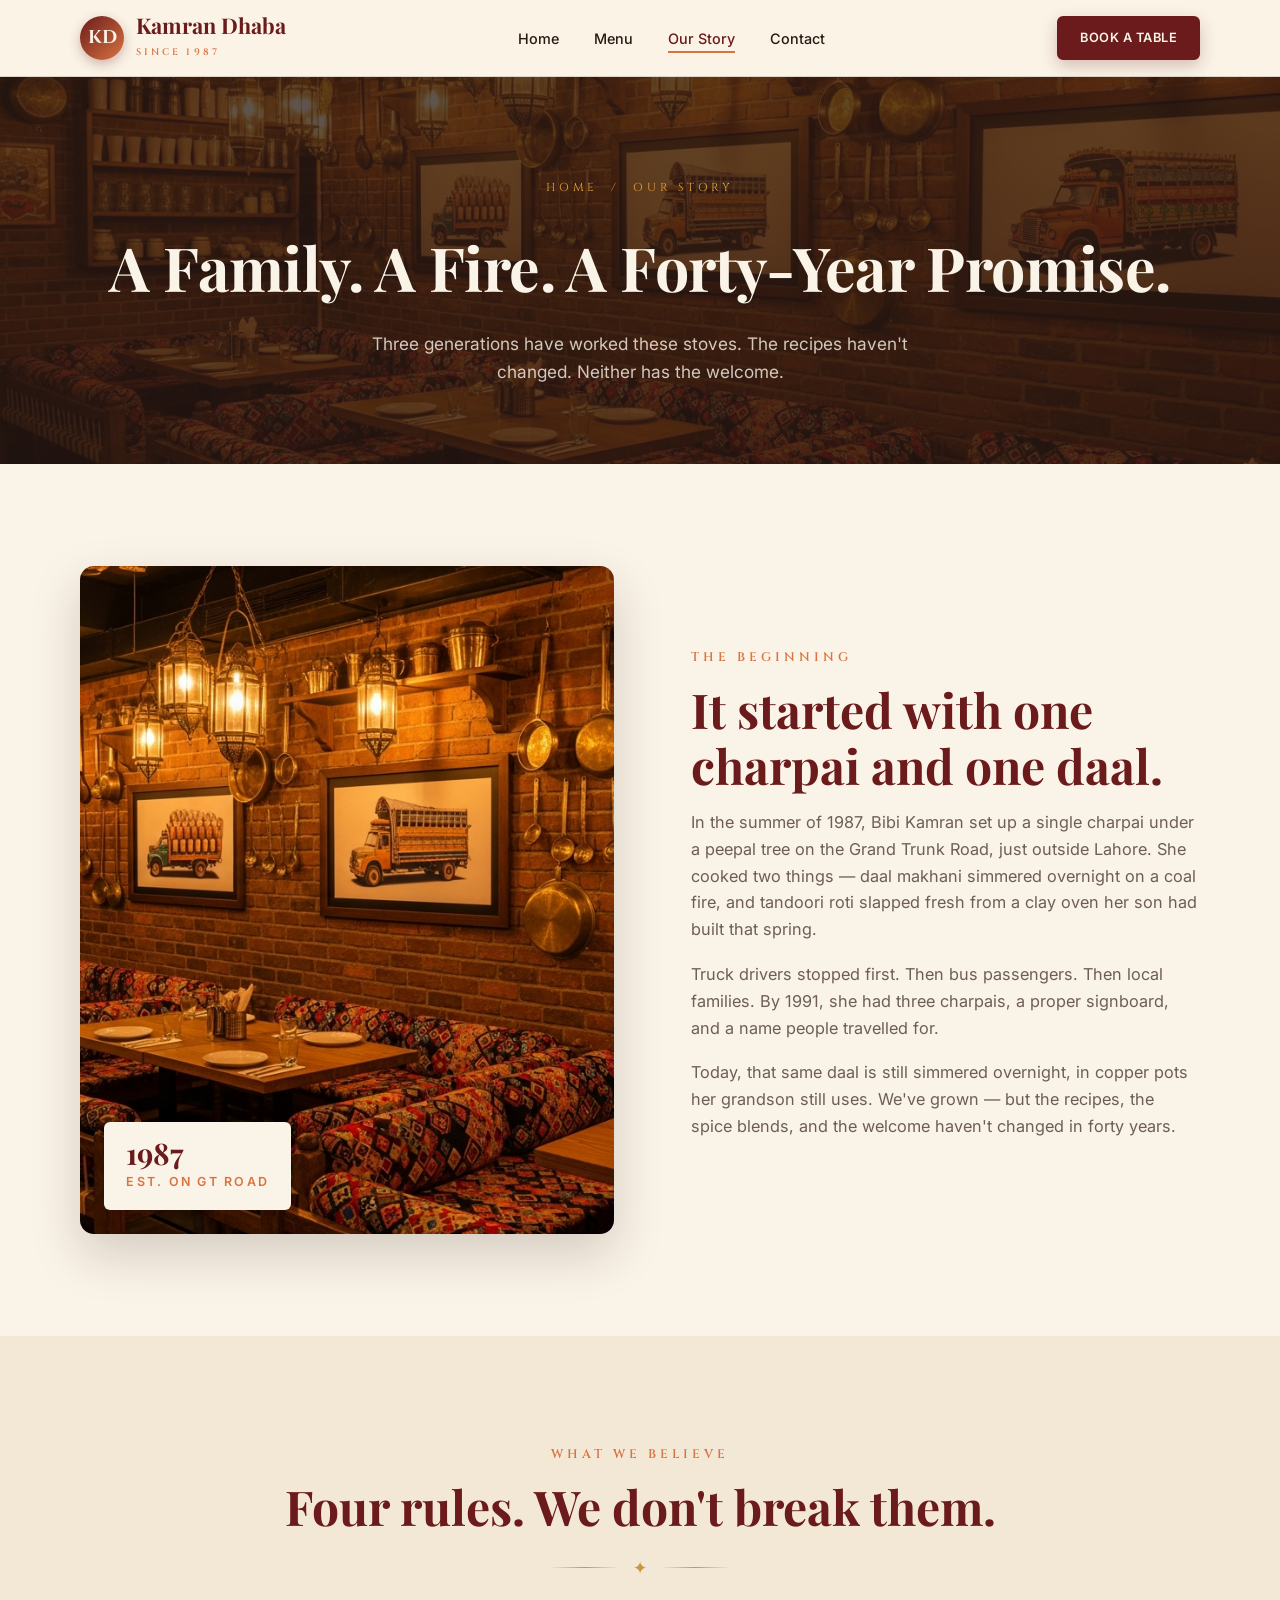
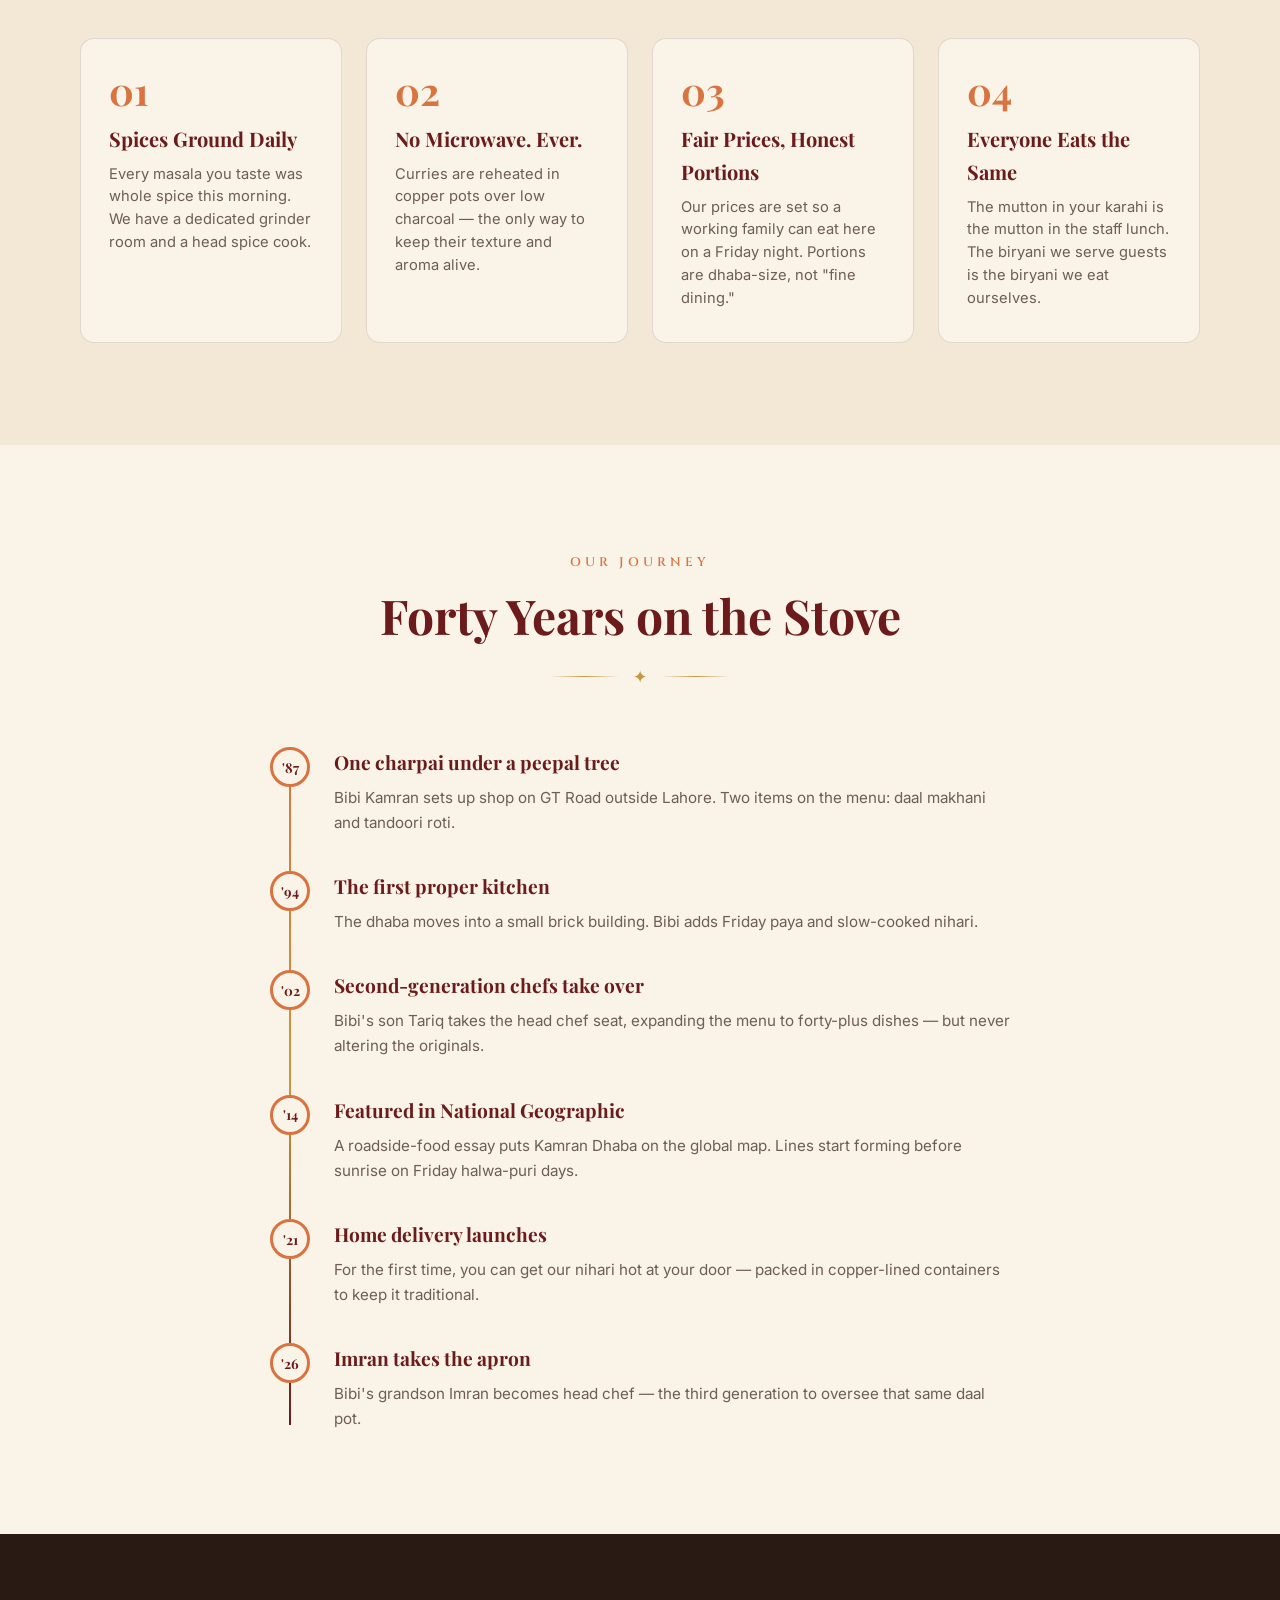
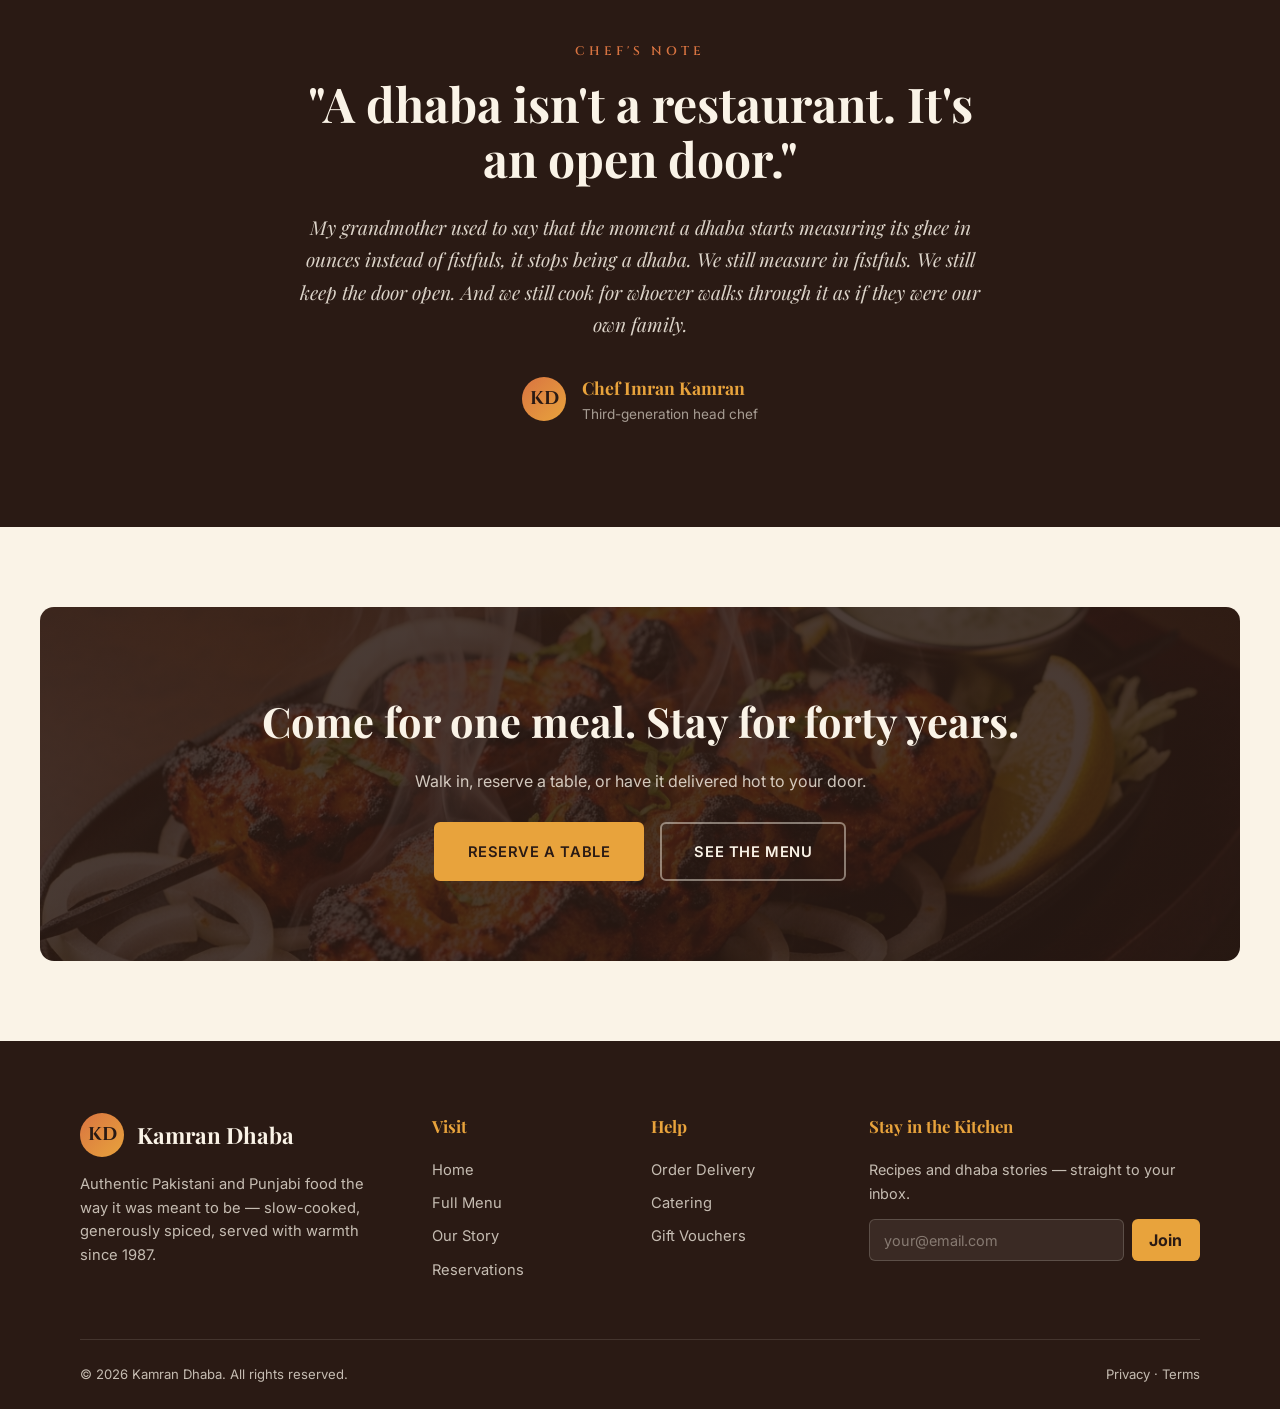
<file: kamran-dhaba/about.html>
<!DOCTYPE html>
<html lang="en">
<head>
  <meta charset="UTF-8" />
  <meta name="viewport" content="width=device-width, initial-scale=1.0" />
  <title>Our Story — Kamran Dhaba</title>
  <meta name="description" content="From a charpai under a peepal tree on the Grand Trunk Road in 1987 to a beloved family table — the Kamran Dhaba story." />
  <meta name="theme-color" content="#6B1B1B" />
  <link rel="icon" type="image/png" href="images/logo.png" />
  <link rel="preconnect" href="https://fonts.googleapis.com" />
  <link rel="preconnect" href="https://fonts.gstatic.com" crossorigin />
  <link href="https://fonts.googleapis.com/css2?family=Cinzel:wght@500;600;700&family=Inter:wght@400;500;600;700&family=Playfair+Display:ital,wght@0,400;0,600;0,700;1,400;1,600&display=swap" rel="stylesheet" />
  <link rel="stylesheet" href="style.css" />
</head>
<body>

  <header class="nav">
    <div class="container nav__inner">
      <a href="index.html" class="nav__brand"><span class="nav__logo">KD</span><span><span class="nav__name">Kamran Dhaba</span><span class="nav__tag">Since 1987</span></span></a>
      <nav>
        <ul class="nav__menu">
          <li><a href="index.html">Home</a></li>
          <li><a href="menu.html">Menu</a></li>
          <li><a href="about.html">Our Story</a></li>
          <li><a href="contact.html">Contact</a></li>
        </ul>
      </nav>
      <div class="nav__cta">
        <a href="reservations.html" class="btn btn--primary btn--sm">Book a Table</a>
        <button class="nav__toggle" aria-label="Open menu" aria-expanded="false"><span></span><span></span><span></span></button>
      </div>
    </div>
  </header>

  <section class="page-hero">
    <div class="container">
      <div class="crumbs"><a href="index.html">Home</a> &nbsp;/&nbsp; Our Story</div>
      <h1 class="page-hero__title">A Family. A Fire. A Forty-Year Promise.</h1>
      <p class="page-hero__lede">Three generations have worked these stoves. The recipes haven't changed. Neither has the welcome.</p>
    </div>
  </section>

  <!-- Story -->
  <section class="section section--cream">
    <div class="container">
      <div class="story">
        <div class="story__media reveal">
          <img src="images/interior.png" alt="Kamran Dhaba interior" loading="lazy" />
          <div class="story__badge"><strong>1987</strong><span>Est. on GT Road</span></div>
        </div>
        <div class="story__body reveal">
          <span class="eyebrow">The Beginning</span>
          <h2 class="section-title" style="text-align:left;">It started with one charpai and one daal.</h2>
          <p>
            In the summer of 1987, Bibi Kamran set up a single charpai under a peepal
            tree on the Grand Trunk Road, just outside Lahore. She cooked two things —
            daal makhani simmered overnight on a coal fire, and tandoori roti slapped fresh
            from a clay oven her son had built that spring.
          </p>
          <p>
            Truck drivers stopped first. Then bus passengers. Then local families. By 1991,
            she had three charpais, a proper signboard, and a name people travelled for.
          </p>
          <p>
            Today, that same daal is still simmered overnight, in copper pots her grandson
            still uses. We've grown — but the recipes, the spice blends, and the welcome
            haven't changed in forty years.
          </p>
        </div>
      </div>
    </div>
  </section>

  <!-- Values -->
  <section class="section section--soft">
    <div class="container">
      <div class="section-head reveal">
        <span class="eyebrow">What We Believe</span>
        <h2 class="section-title">Four rules. We don't break them.</h2>
        <div class="divider-ornament"><span>✦</span></div>
      </div>

      <div class="values">
        <div class="value-card reveal">
          <div class="num">01</div>
          <h4>Spices Ground Daily</h4>
          <p>Every masala you taste was whole spice this morning. We have a dedicated grinder room and a head spice cook.</p>
        </div>
        <div class="value-card reveal">
          <div class="num">02</div>
          <h4>No Microwave. Ever.</h4>
          <p>Curries are reheated in copper pots over low charcoal — the only way to keep their texture and aroma alive.</p>
        </div>
        <div class="value-card reveal">
          <div class="num">03</div>
          <h4>Fair Prices, Honest Portions</h4>
          <p>Our prices are set so a working family can eat here on a Friday night. Portions are dhaba-size, not "fine dining."</p>
        </div>
        <div class="value-card reveal">
          <div class="num">04</div>
          <h4>Everyone Eats the Same</h4>
          <p>The mutton in your karahi is the mutton in the staff lunch. The biryani we serve guests is the biryani we eat ourselves.</p>
        </div>
      </div>
    </div>
  </section>

  <!-- Timeline -->
  <section class="section section--cream">
    <div class="container">
      <div class="section-head reveal">
        <span class="eyebrow">Our Journey</span>
        <h2 class="section-title">Forty Years on the Stove</h2>
        <div class="divider-ornament"><span>✦</span></div>
      </div>

      <div class="timeline reveal">
        <div class="timeline__item">
          <div class="timeline__dot">'87</div>
          <div class="timeline__body">
            <strong>One charpai under a peepal tree</strong>
            <p>Bibi Kamran sets up shop on GT Road outside Lahore. Two items on the menu: daal makhani and tandoori roti.</p>
          </div>
        </div>
        <div class="timeline__item">
          <div class="timeline__dot">'94</div>
          <div class="timeline__body">
            <strong>The first proper kitchen</strong>
            <p>The dhaba moves into a small brick building. Bibi adds Friday paya and slow-cooked nihari.</p>
          </div>
        </div>
        <div class="timeline__item">
          <div class="timeline__dot">'02</div>
          <div class="timeline__body">
            <strong>Second-generation chefs take over</strong>
            <p>Bibi's son Tariq takes the head chef seat, expanding the menu to forty-plus dishes — but never altering the originals.</p>
          </div>
        </div>
        <div class="timeline__item">
          <div class="timeline__dot">'14</div>
          <div class="timeline__body">
            <strong>Featured in National Geographic</strong>
            <p>A roadside-food essay puts Kamran Dhaba on the global map. Lines start forming before sunrise on Friday halwa-puri days.</p>
          </div>
        </div>
        <div class="timeline__item">
          <div class="timeline__dot">'21</div>
          <div class="timeline__body">
            <strong>Home delivery launches</strong>
            <p>For the first time, you can get our nihari hot at your door — packed in copper-lined containers to keep it traditional.</p>
          </div>
        </div>
        <div class="timeline__item">
          <div class="timeline__dot">'26</div>
          <div class="timeline__body">
            <strong>Imran takes the apron</strong>
            <p>Bibi's grandson Imran becomes head chef — the third generation to oversee that same daal pot.</p>
          </div>
        </div>
      </div>
    </div>
  </section>

  <!-- Chef quote -->
  <section class="section section--dark">
    <div class="container" style="text-align:center; max-width: 760px;">
      <span class="eyebrow">Chef's Note</span>
      <h2 class="section-title" style="margin-bottom: 1.5rem;">"A dhaba isn't a restaurant. It's an open door."</h2>
      <p style="font-family: var(--font-display); font-style: italic; font-size: 1.2rem; line-height: 1.7; color: rgba(250,243,231, 0.85); margin-bottom: 2rem;">
        My grandmother used to say that the moment a dhaba starts measuring its ghee in
        ounces instead of fistfuls, it stops being a dhaba. We still measure in fistfuls.
        We still keep the door open. And we still cook for whoever walks through it as if
        they were our own family.
      </p>
      <div style="display:flex; align-items:center; justify-content:center; gap:1rem;">
        <div class="footer__logo">KD</div>
        <div style="text-align:left;">
          <strong style="font-family: var(--font-display); color: var(--saffron); font-size: 1.1rem;">Chef Imran Kamran</strong>
          <div style="font-size: 0.85rem; color: rgba(250,243,231, 0.6);">Third-generation head chef</div>
        </div>
      </div>
    </div>
  </section>

  <!-- CTA -->
  <section style="padding: 5rem 0;">
    <div class="cta-banner reveal">
      <h2>Come for one meal. Stay for forty years.</h2>
      <p>Walk in, reserve a table, or have it delivered hot to your door.</p>
      <div class="cta-banner__actions">
        <a href="reservations.html" class="btn btn--gold">Reserve a Table</a>
        <a href="menu.html" class="btn btn--ghost">See the Menu</a>
      </div>
    </div>
  </section>

  <footer class="footer">
    <div class="container">
      <div class="footer__grid">
        <div>
          <div class="footer__brand"><span class="footer__logo">KD</span><span class="footer__name">Kamran Dhaba</span></div>
          <p class="footer__about">Authentic Pakistani and Punjabi food the way it was meant to be — slow-cooked, generously spiced, served with warmth since 1987.</p>
        </div>
        <div>
          <h5>Visit</h5>
          <ul>
            <li><a href="index.html">Home</a></li>
            <li><a href="menu.html">Full Menu</a></li>
            <li><a href="about.html">Our Story</a></li>
            <li><a href="reservations.html">Reservations</a></li>
          </ul>
        </div>
        <div>
          <h5>Help</h5>
          <ul>
            <li><a href="contact.html">Order Delivery</a></li>
            <li><a href="contact.html">Catering</a></li>
            <li><a href="contact.html">Gift Vouchers</a></li>
          </ul>
        </div>
        <div class="footer__newsletter">
          <h5>Stay in the Kitchen</h5>
          <p>Recipes and dhaba stories — straight to your inbox.</p>
          <form id="newsletter-form" novalidate>
            <input type="email" name="email" placeholder="your@email.com" required />
            <button type="submit">Join</button>
          </form>
        </div>
      </div>
      <div class="footer__bottom">
        <span>© 2026 Kamran Dhaba. All rights reserved.</span>
        <span><a href="#">Privacy</a> · <a href="#">Terms</a></span>
      </div>
    </div>
  </footer>

  <script src="script.js" defer></script>
</body>
</html>
</file>
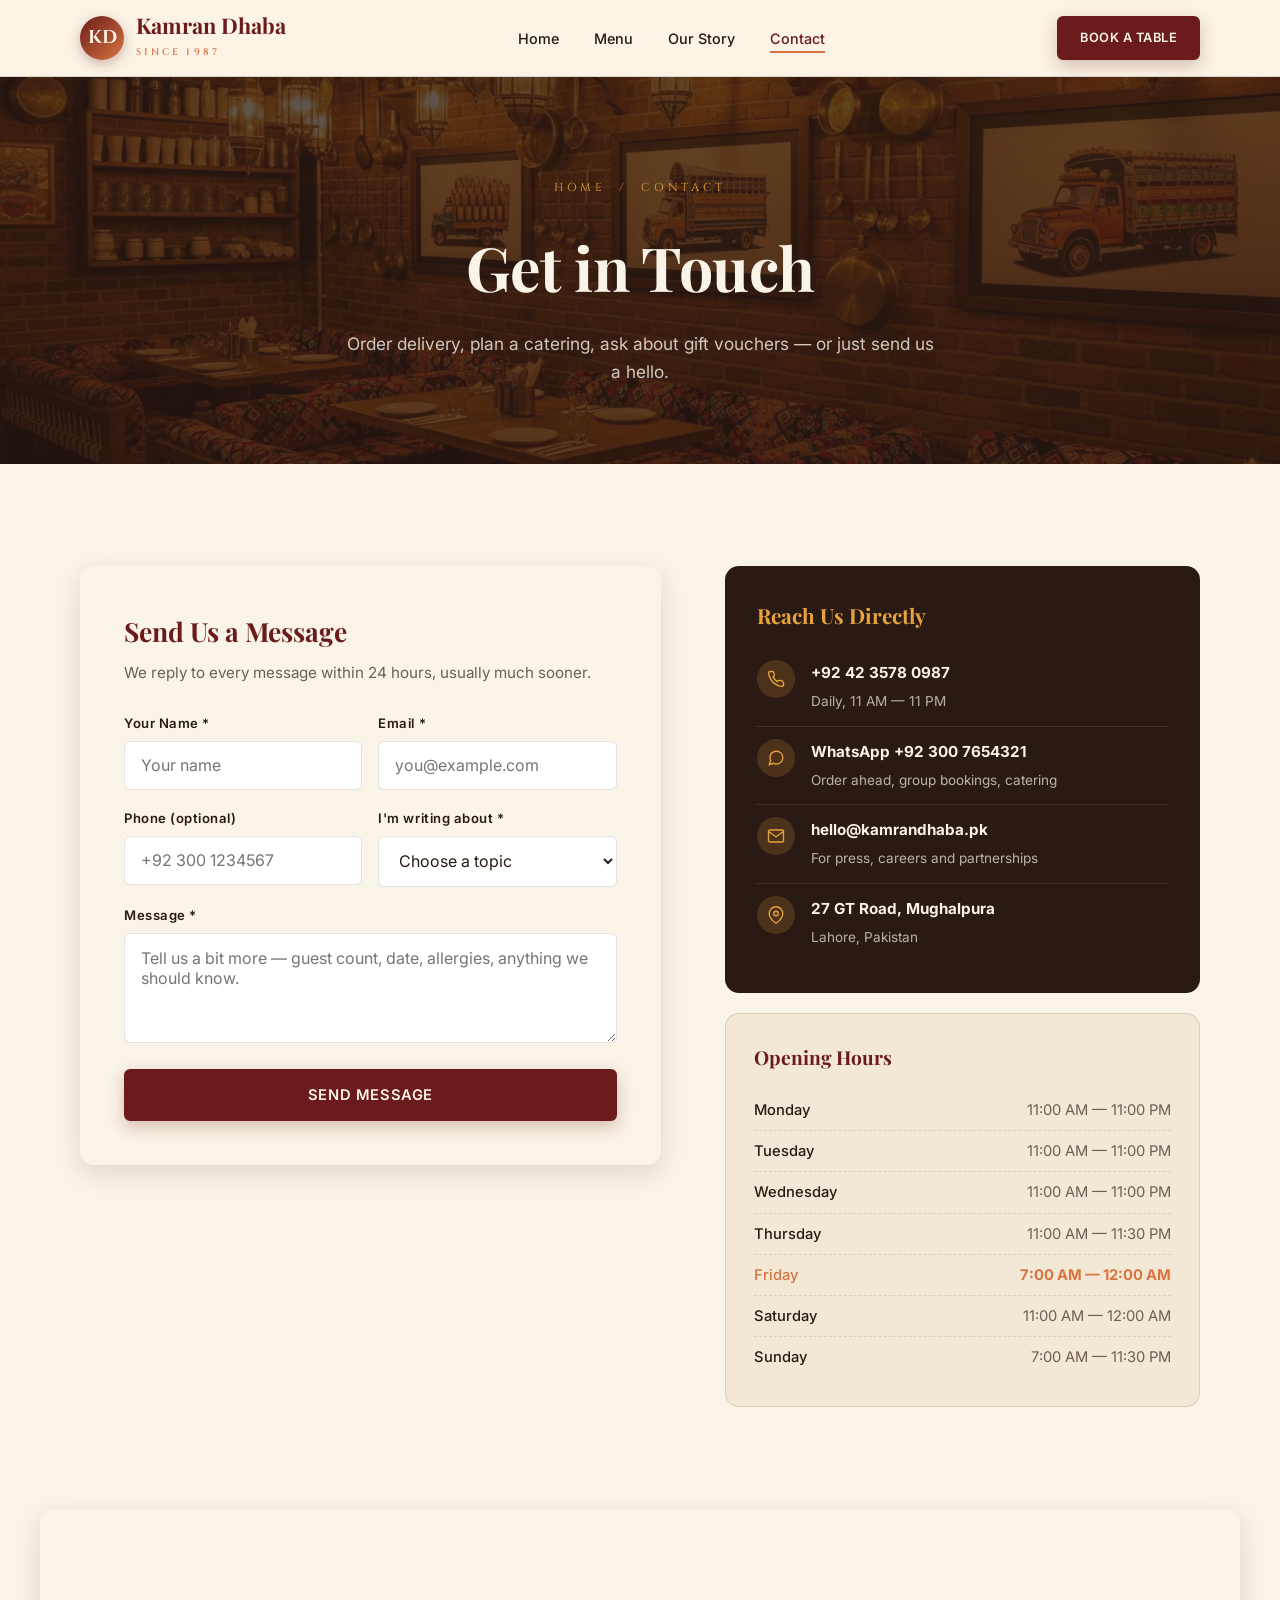
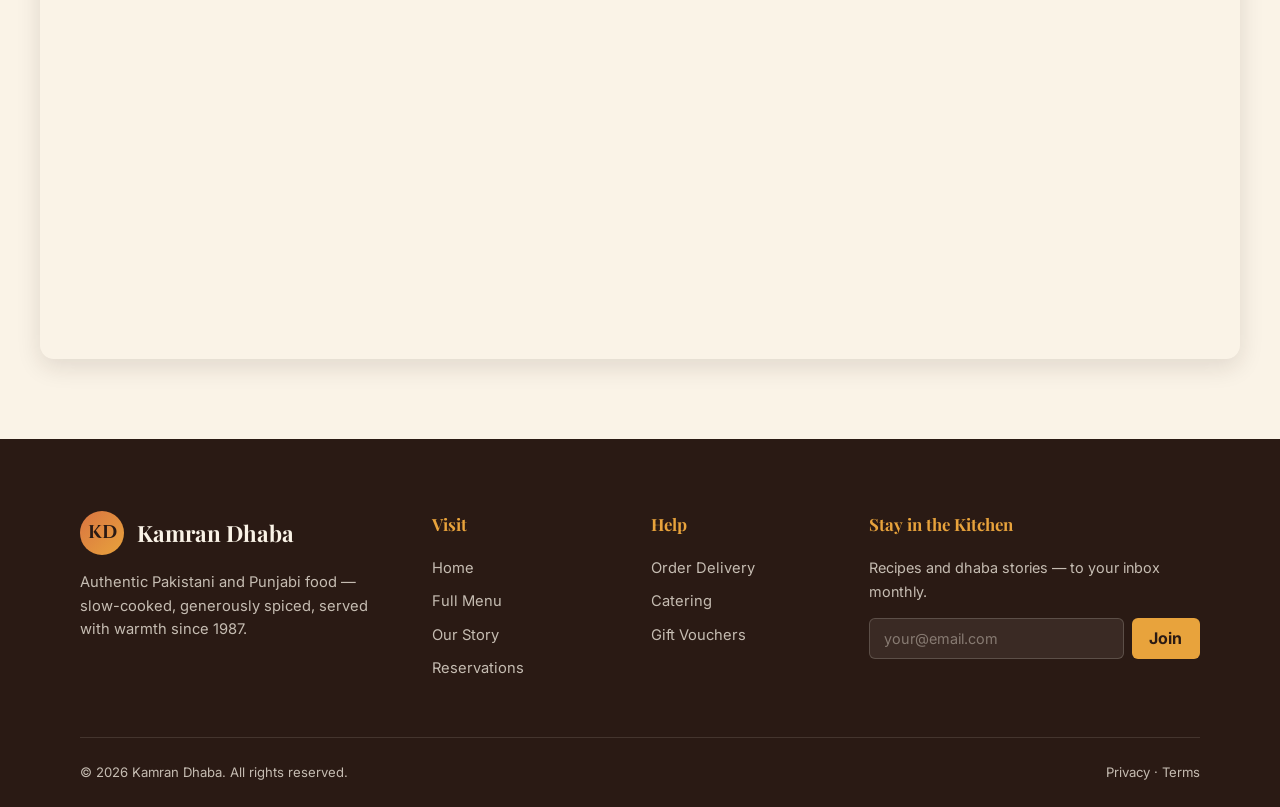
<file: kamran-dhaba/contact.html>
<!DOCTYPE html>
<html lang="en">
<head>
  <meta charset="UTF-8" />
  <meta name="viewport" content="width=device-width, initial-scale=1.0" />
  <title>Contact — Kamran Dhaba</title>
  <meta name="description" content="Get in touch with Kamran Dhaba — for delivery, catering, gift vouchers or just to say hello." />
  <meta name="theme-color" content="#6B1B1B" />
  <link rel="icon" type="image/png" href="images/logo.png" />
  <link rel="preconnect" href="https://fonts.googleapis.com" />
  <link rel="preconnect" href="https://fonts.gstatic.com" crossorigin />
  <link href="https://fonts.googleapis.com/css2?family=Cinzel:wght@500;600;700&family=Inter:wght@400;500;600;700&family=Playfair+Display:ital,wght@0,400;0,600;0,700;1,400;1,600&display=swap" rel="stylesheet" />
  <link rel="stylesheet" href="style.css" />
</head>
<body>

  <header class="nav">
    <div class="container nav__inner">
      <a href="index.html" class="nav__brand"><span class="nav__logo">KD</span><span><span class="nav__name">Kamran Dhaba</span><span class="nav__tag">Since 1987</span></span></a>
      <nav>
        <ul class="nav__menu">
          <li><a href="index.html">Home</a></li>
          <li><a href="menu.html">Menu</a></li>
          <li><a href="about.html">Our Story</a></li>
          <li><a href="contact.html">Contact</a></li>
        </ul>
      </nav>
      <div class="nav__cta">
        <a href="reservations.html" class="btn btn--primary btn--sm">Book a Table</a>
        <button class="nav__toggle" aria-label="Open menu" aria-expanded="false"><span></span><span></span><span></span></button>
      </div>
    </div>
  </header>

  <section class="page-hero">
    <div class="container">
      <div class="crumbs"><a href="index.html">Home</a> &nbsp;/&nbsp; Contact</div>
      <h1 class="page-hero__title">Get in Touch</h1>
      <p class="page-hero__lede">Order delivery, plan a catering, ask about gift vouchers — or just send us a hello.</p>
    </div>
  </section>

  <section class="section section--cream">
    <div class="container">
      <div class="form-grid">
        <div class="form-card reveal">
          <h2>Send Us a Message</h2>
          <p>We reply to every message within 24 hours, usually much sooner.</p>

          <form id="contact-form" novalidate>
            <div class="field--row">
              <div class="field">
                <label for="c-name">Your Name *</label>
                <input id="c-name" type="text" name="name" required placeholder="Your name" />
              </div>
              <div class="field">
                <label for="c-email">Email *</label>
                <input id="c-email" type="email" name="email" required placeholder="you@example.com" />
              </div>
            </div>

            <div class="field--row">
              <div class="field">
                <label for="c-phone">Phone (optional)</label>
                <input id="c-phone" type="tel" name="phone" placeholder="+92 300 1234567" />
              </div>
              <div class="field">
                <label for="c-subject">I'm writing about *</label>
                <select id="c-subject" name="subject" required>
                  <option value="">Choose a topic</option>
                  <option>Home delivery order</option>
                  <option>Catering & events</option>
                  <option>Gift vouchers</option>
                  <option>Reservation question</option>
                  <option>Press / media</option>
                  <option>Careers</option>
                  <option>Feedback</option>
                  <option>Something else</option>
                </select>
              </div>
            </div>

            <div class="field">
              <label for="c-message">Message *</label>
              <textarea id="c-message" name="message" required placeholder="Tell us a bit more — guest count, date, allergies, anything we should know."></textarea>
            </div>

            <button type="submit" class="btn btn--primary" style="width:100%;">Send Message</button>
          </form>
        </div>

        <div>
          <div class="info-card reveal">
            <h3>Reach Us Directly</h3>
            <div class="info-row">
              <div class="info-row__icon">
                <svg viewBox="0 0 24 24" fill="none" stroke="currentColor" stroke-width="1.8" stroke-linecap="round"><path d="M22 16.9v3a2 2 0 0 1-2.2 2 19.8 19.8 0 0 1-8.6-3.1 19.5 19.5 0 0 1-6-6A19.8 19.8 0 0 1 2.1 4.2 2 2 0 0 1 4.1 2h3a2 2 0 0 1 2 1.7c.1.9.3 1.8.6 2.6a2 2 0 0 1-.5 2.1L8 9.6a16 16 0 0 0 6 6l1.2-1.2a2 2 0 0 1 2.1-.5c.8.3 1.7.5 2.6.6a2 2 0 0 1 1.7 2z"/></svg>
              </div>
              <div class="info-row__body">
                <strong>+92 42 3578 0987</strong>
                <span>Daily, 11 AM — 11 PM</span>
              </div>
            </div>
            <div class="info-row">
              <div class="info-row__icon">
                <svg viewBox="0 0 24 24" fill="none" stroke="currentColor" stroke-width="1.8" stroke-linecap="round"><path d="M21 11.5a8.4 8.4 0 0 1-.9 3.8 8.5 8.5 0 0 1-7.6 4.7 8.4 8.4 0 0 1-3.8-.9L3 21l1.9-5.7a8.4 8.4 0 0 1-.9-3.8 8.5 8.5 0 0 1 4.7-7.6 8.4 8.4 0 0 1 3.8-.9h.5a8.5 8.5 0 0 1 8 8v.5z"/></svg>
              </div>
              <div class="info-row__body">
                <strong>WhatsApp +92 300 7654321</strong>
                <span>Order ahead, group bookings, catering</span>
              </div>
            </div>
            <div class="info-row">
              <div class="info-row__icon">
                <svg viewBox="0 0 24 24" fill="none" stroke="currentColor" stroke-width="1.8" stroke-linecap="round"><path d="M4 4h16c1 0 2 1 2 2v12c0 1-1 2-2 2H4c-1 0-2-1-2-2V6c0-1 1-2 2-2z"/><polyline points="22,6 12,13 2,6"/></svg>
              </div>
              <div class="info-row__body">
                <strong>hello@kamrandhaba.pk</strong>
                <span>For press, careers and partnerships</span>
              </div>
            </div>
            <div class="info-row">
              <div class="info-row__icon">
                <svg viewBox="0 0 24 24" fill="none" stroke="currentColor" stroke-width="1.8"><path d="M21 10c0 7-9 13-9 13s-9-6-9-13a9 9 0 0 1 18 0z"/><circle cx="12" cy="10" r="3"/></svg>
              </div>
              <div class="info-row__body">
                <strong>27 GT Road, Mughalpura</strong>
                <span>Lahore, Pakistan</span>
              </div>
            </div>
          </div>

          <div class="hours-card reveal">
            <h3>Opening Hours</h3>
            <ul>
              <li data-day="mon"><span>Monday</span><span>11:00 AM — 11:00 PM</span></li>
              <li data-day="tue"><span>Tuesday</span><span>11:00 AM — 11:00 PM</span></li>
              <li data-day="wed"><span>Wednesday</span><span>11:00 AM — 11:00 PM</span></li>
              <li data-day="thu"><span>Thursday</span><span>11:00 AM — 11:30 PM</span></li>
              <li data-day="fri"><span>Friday</span><span>7:00 AM — 12:00 AM</span></li>
              <li data-day="sat"><span>Saturday</span><span>11:00 AM — 12:00 AM</span></li>
              <li data-day="sun"><span>Sunday</span><span>7:00 AM — 11:30 PM</span></li>
            </ul>
          </div>
        </div>
      </div>
    </div>
  </section>

  <!-- Map placeholder -->
  <section style="padding: 0 var(--gutter) 5rem;">
    <div style="max-width: var(--container); margin: 0 auto; border-radius: var(--radius-lg); overflow: hidden; box-shadow: var(--shadow-md); aspect-ratio: 16/6; min-height: 280px;">
      <iframe
        title="Kamran Dhaba on Google Maps"
        src="https://www.google.com/maps?q=Mughalpura+Lahore&output=embed"
        width="100%" height="100%" style="border:0; display:block;" loading="lazy" referrerpolicy="no-referrer-when-downgrade"></iframe>
    </div>
  </section>

  <footer class="footer">
    <div class="container">
      <div class="footer__grid">
        <div>
          <div class="footer__brand"><span class="footer__logo">KD</span><span class="footer__name">Kamran Dhaba</span></div>
          <p class="footer__about">Authentic Pakistani and Punjabi food — slow-cooked, generously spiced, served with warmth since 1987.</p>
        </div>
        <div>
          <h5>Visit</h5>
          <ul>
            <li><a href="index.html">Home</a></li>
            <li><a href="menu.html">Full Menu</a></li>
            <li><a href="about.html">Our Story</a></li>
            <li><a href="reservations.html">Reservations</a></li>
          </ul>
        </div>
        <div>
          <h5>Help</h5>
          <ul>
            <li><a href="contact.html">Order Delivery</a></li>
            <li><a href="contact.html">Catering</a></li>
            <li><a href="contact.html">Gift Vouchers</a></li>
          </ul>
        </div>
        <div class="footer__newsletter">
          <h5>Stay in the Kitchen</h5>
          <p>Recipes and dhaba stories — to your inbox monthly.</p>
          <form id="newsletter-form" novalidate>
            <input type="email" name="email" placeholder="your@email.com" required />
            <button type="submit">Join</button>
          </form>
        </div>
      </div>
      <div class="footer__bottom">
        <span>© 2026 Kamran Dhaba. All rights reserved.</span>
        <span><a href="#">Privacy</a> · <a href="#">Terms</a></span>
      </div>
    </div>
  </footer>

  <script src="script.js" defer></script>
</body>
</html>
</file>
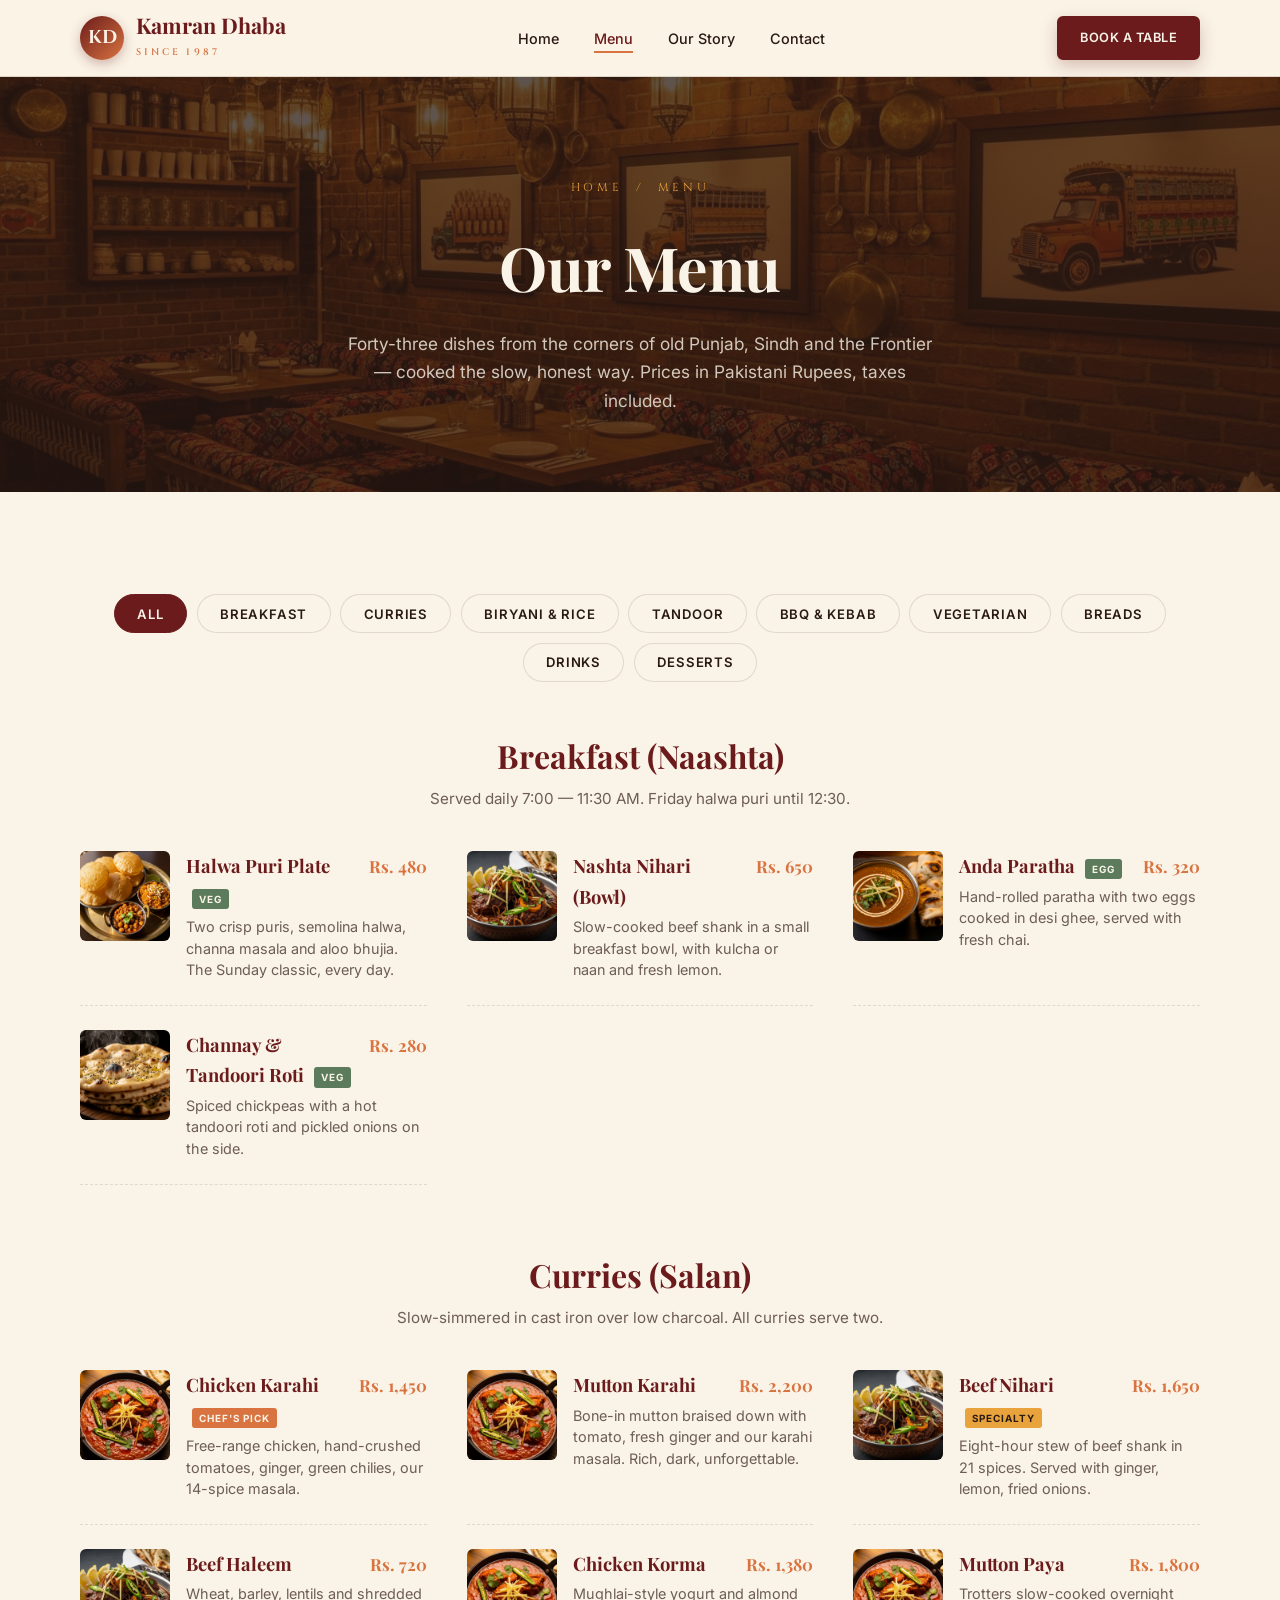
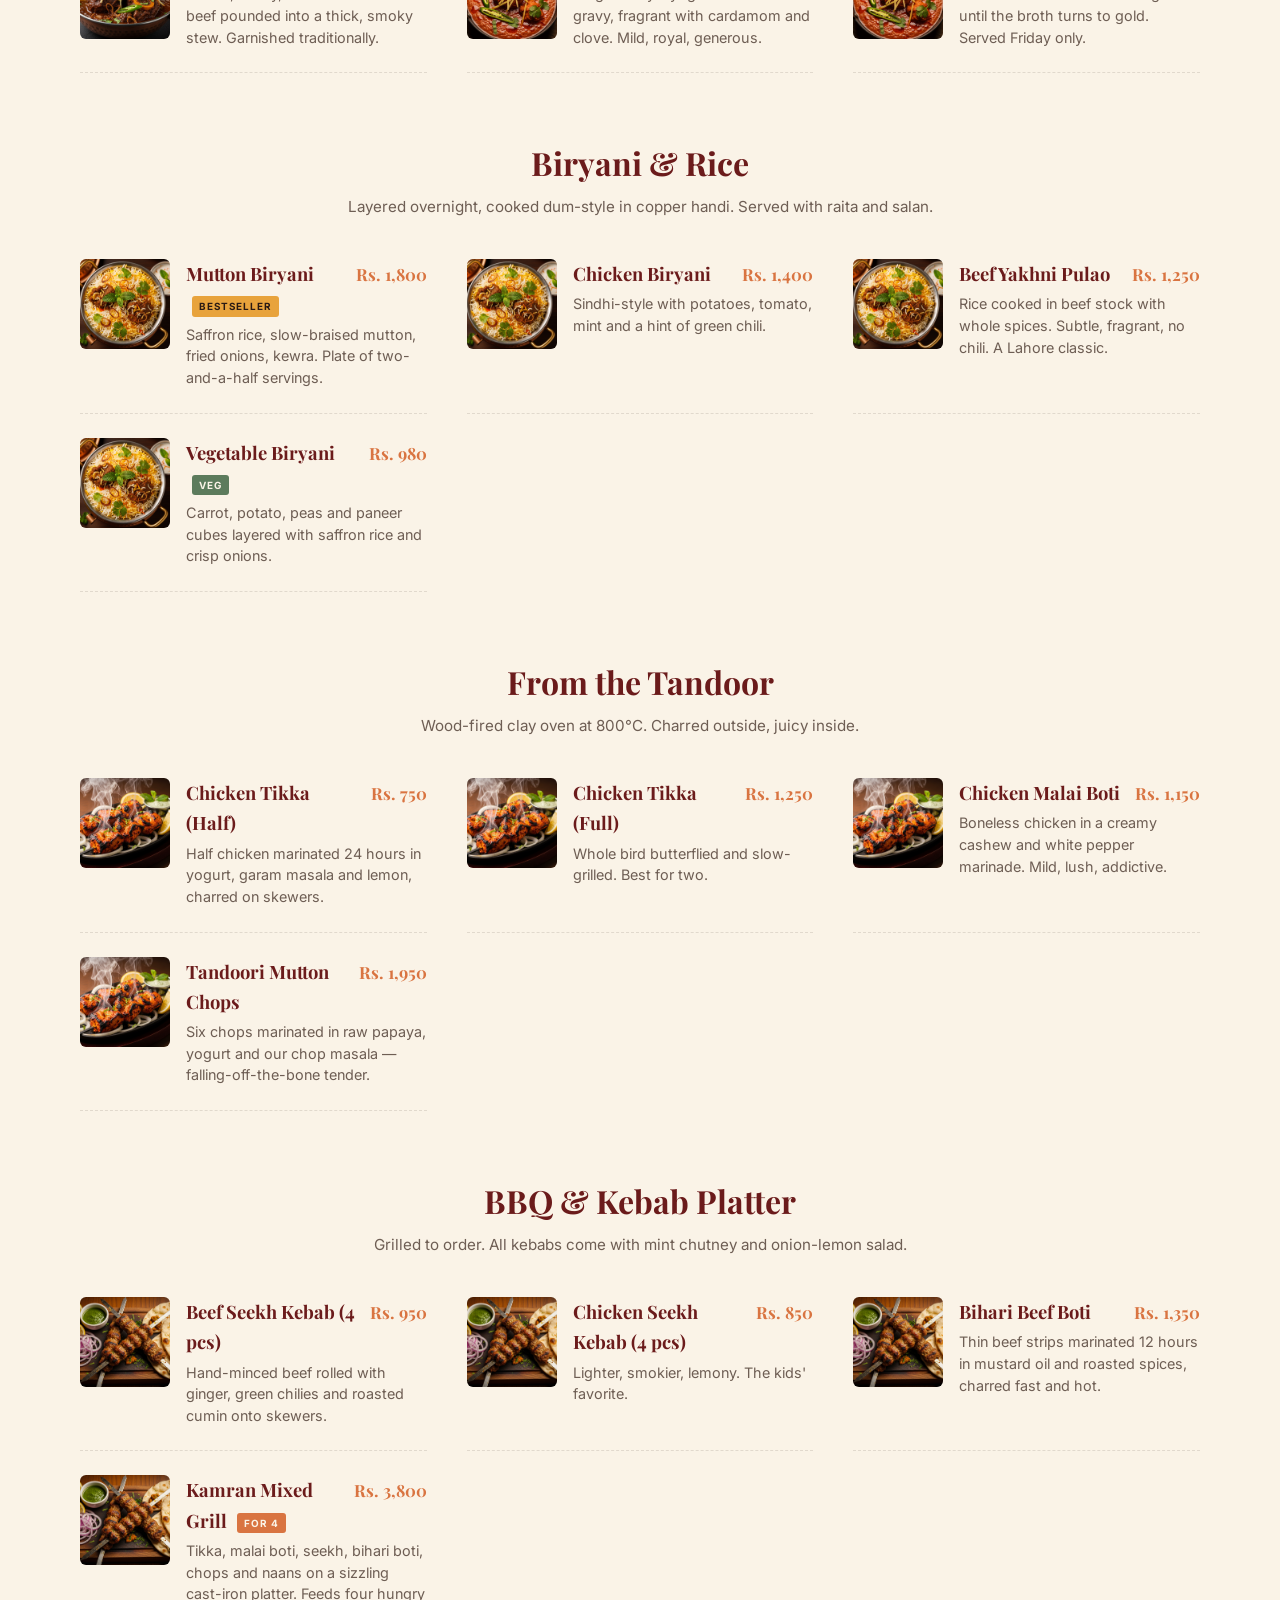
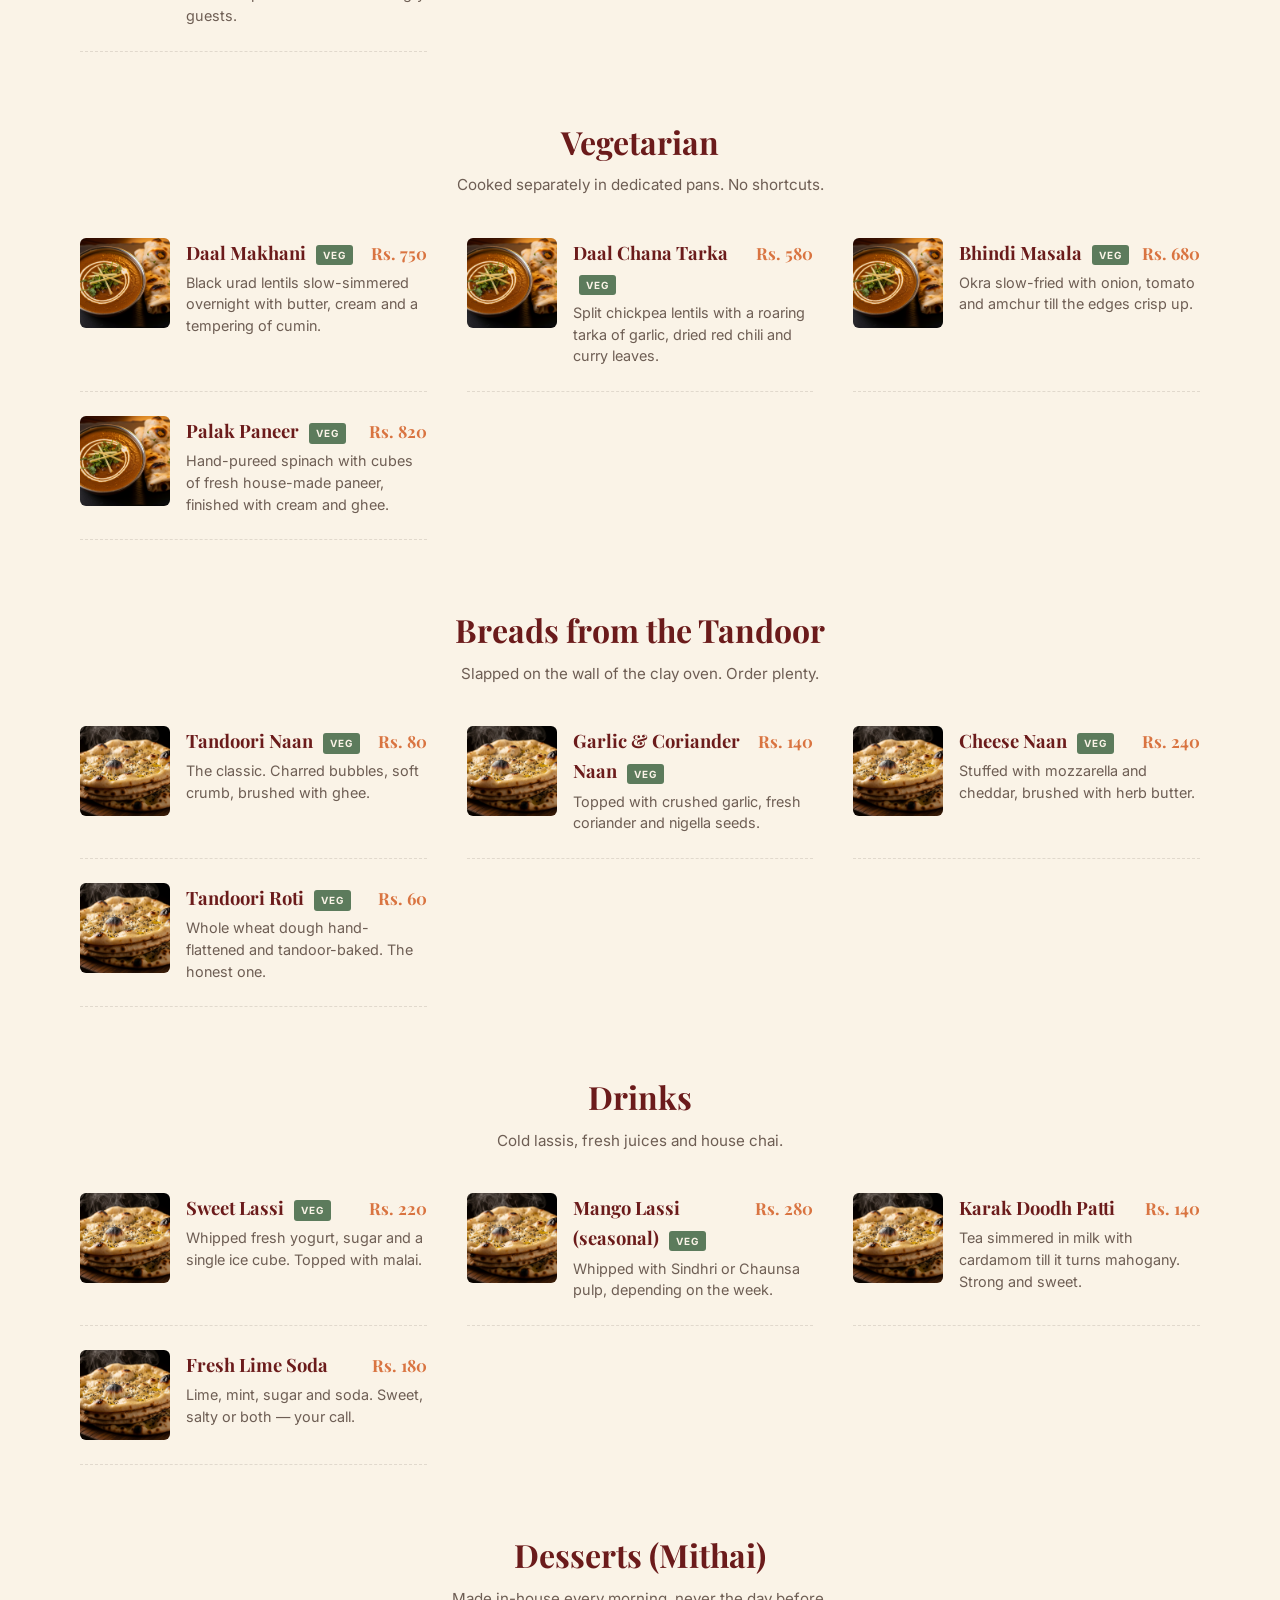
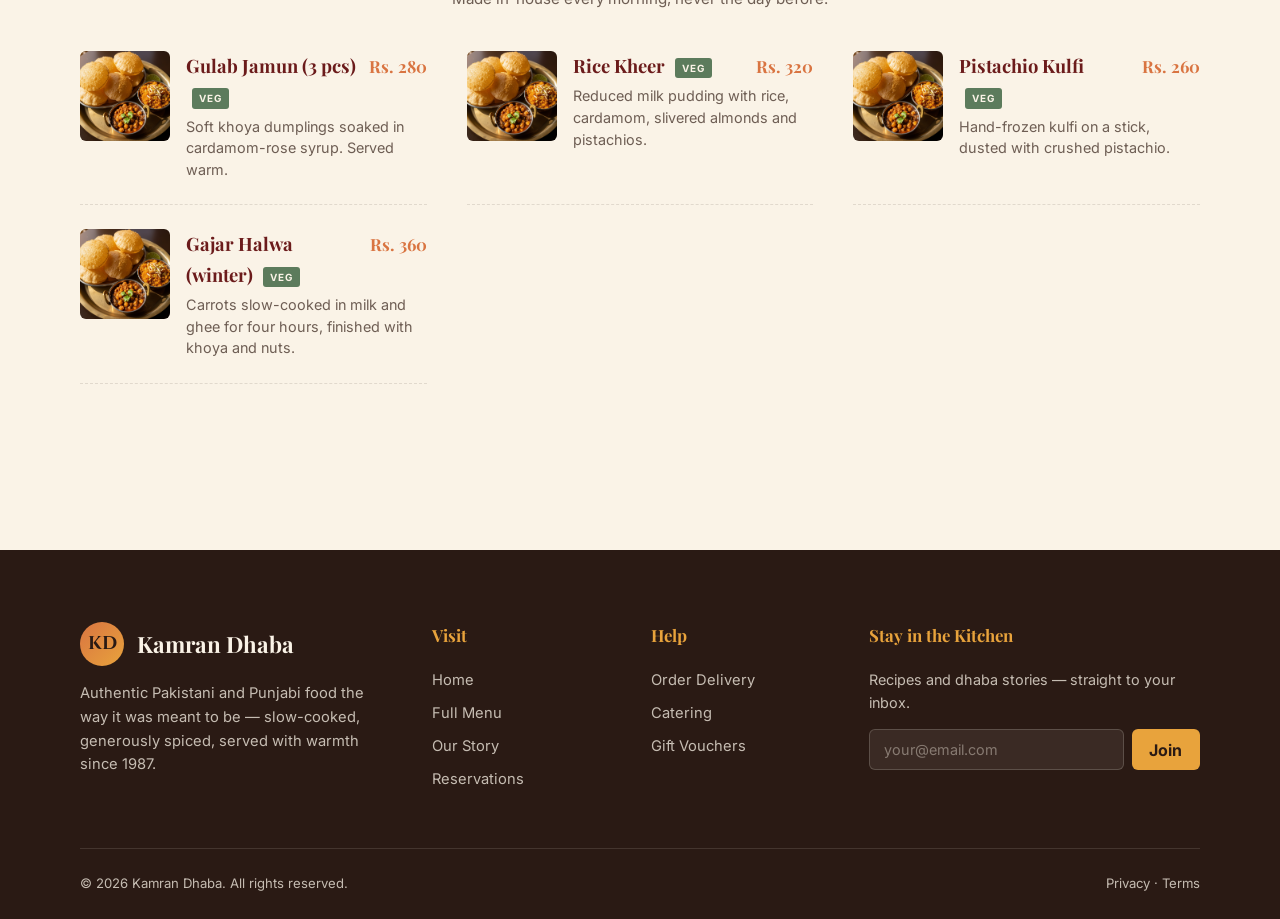
<file: kamran-dhaba/menu.html>
<!DOCTYPE html>
<html lang="en">
<head>
  <meta charset="UTF-8" />
  <meta name="viewport" content="width=device-width, initial-scale=1.0" />
  <title>Menu — Kamran Dhaba</title>
  <meta name="description" content="Full menu of Kamran Dhaba — karahi, biryani, nihari, tikka, kebabs, daal, naans, breakfast, drinks and desserts. Honest prices, generous portions." />
  <meta name="theme-color" content="#6B1B1B" />
  <link rel="icon" type="image/png" href="images/logo.png" />
  <link rel="preconnect" href="https://fonts.googleapis.com" />
  <link rel="preconnect" href="https://fonts.gstatic.com" crossorigin />
  <link href="https://fonts.googleapis.com/css2?family=Cinzel:wght@500;600;700&family=Inter:wght@400;500;600;700&family=Playfair+Display:ital,wght@0,400;0,600;0,700;1,400;1,600&display=swap" rel="stylesheet" />
  <link rel="stylesheet" href="style.css" />
</head>
<body>

  <!-- ============ NAV ============ -->
  <header class="nav">
    <div class="container nav__inner">
      <a href="index.html" class="nav__brand" aria-label="Kamran Dhaba home">
        <span class="nav__logo">KD</span>
        <span>
          <span class="nav__name">Kamran Dhaba</span>
          <span class="nav__tag">Since 1987</span>
        </span>
      </a>
      <nav>
        <ul class="nav__menu">
          <li><a href="index.html">Home</a></li>
          <li><a href="menu.html">Menu</a></li>
          <li><a href="about.html">Our Story</a></li>
          <li><a href="contact.html">Contact</a></li>
        </ul>
      </nav>
      <div class="nav__cta">
        <a href="reservations.html" class="btn btn--primary btn--sm">Book a Table</a>
        <button class="nav__toggle" aria-label="Open menu" aria-expanded="false">
          <span></span><span></span><span></span>
        </button>
      </div>
    </div>
  </header>

  <!-- ============ PAGE HERO ============ -->
  <section class="page-hero">
    <div class="container">
      <div class="crumbs"><a href="index.html">Home</a> &nbsp;/&nbsp; Menu</div>
      <h1 class="page-hero__title">Our Menu</h1>
      <p class="page-hero__lede">
        Forty-three dishes from the corners of old Punjab, Sindh and the Frontier —
        cooked the slow, honest way. Prices in Pakistani Rupees, taxes included.
      </p>
    </div>
  </section>

  <!-- ============ MENU ============ -->
  <section class="section section--cream">
    <div class="container">

      <!-- Tabs -->
      <div class="menu-tabs reveal">
        <button class="menu-tab is-active" data-target="all">All</button>
        <button class="menu-tab" data-target="breakfast">Breakfast</button>
        <button class="menu-tab" data-target="curries">Curries</button>
        <button class="menu-tab" data-target="biryani">Biryani & Rice</button>
        <button class="menu-tab" data-target="tandoor">Tandoor</button>
        <button class="menu-tab" data-target="bbq">BBQ & Kebab</button>
        <button class="menu-tab" data-target="vegetarian">Vegetarian</button>
        <button class="menu-tab" data-target="breads">Breads</button>
        <button class="menu-tab" data-target="drinks">Drinks</button>
        <button class="menu-tab" data-target="desserts">Desserts</button>
      </div>

      <!-- Breakfast -->
      <div class="menu-section reveal" data-category="breakfast">
        <div class="menu-section__head">
          <h2>Breakfast (Naashta)</h2>
          <p>Served daily 7:00 — 11:30 AM. Friday halwa puri until 12:30.</p>
        </div>
        <div class="menu-grid">
          <div class="menu-item">
            <img src="images/dish-halwapuri.png" alt="Halwa Puri" class="menu-item__img" />
            <div class="menu-item__body">
              <div class="menu-item__head">
                <h3 class="menu-item__name">Halwa Puri Plate <span class="badge veg">VEG</span></h3>
                <span class="menu-item__price">Rs. 480</span>
              </div>
              <p class="menu-item__desc">Two crisp puris, semolina halwa, channa masala and aloo bhujia. The Sunday classic, every day.</p>
            </div>
          </div>
          <div class="menu-item">
            <img src="images/dish-nihari.png" alt="Nashta Nihari" class="menu-item__img" />
            <div class="menu-item__body">
              <div class="menu-item__head">
                <h3 class="menu-item__name">Nashta Nihari (Bowl)</h3>
                <span class="menu-item__price">Rs. 650</span>
              </div>
              <p class="menu-item__desc">Slow-cooked beef shank in a small breakfast bowl, with kulcha or naan and fresh lemon.</p>
            </div>
          </div>
          <div class="menu-item">
            <img src="images/dish-daal.png" alt="Anda Paratha" class="menu-item__img" />
            <div class="menu-item__body">
              <div class="menu-item__head">
                <h3 class="menu-item__name">Anda Paratha <span class="badge veg">EGG</span></h3>
                <span class="menu-item__price">Rs. 320</span>
              </div>
              <p class="menu-item__desc">Hand-rolled paratha with two eggs cooked in desi ghee, served with fresh chai.</p>
            </div>
          </div>
          <div class="menu-item">
            <img src="images/dish-naan.png" alt="Lassi & Channa" class="menu-item__img" />
            <div class="menu-item__body">
              <div class="menu-item__head">
                <h3 class="menu-item__name">Channay & Tandoori Roti <span class="badge veg">VEG</span></h3>
                <span class="menu-item__price">Rs. 280</span>
              </div>
              <p class="menu-item__desc">Spiced chickpeas with a hot tandoori roti and pickled onions on the side.</p>
            </div>
          </div>
        </div>
      </div>

      <!-- Curries -->
      <div class="menu-section reveal" data-category="curries">
        <div class="menu-section__head">
          <h2>Curries (Salan)</h2>
          <p>Slow-simmered in cast iron over low charcoal. All curries serve two.</p>
        </div>
        <div class="menu-grid">
          <div class="menu-item">
            <img src="images/dish-karahi.png" alt="Chicken Karahi" class="menu-item__img" />
            <div class="menu-item__body">
              <div class="menu-item__head">
                <h3 class="menu-item__name">Chicken Karahi <span class="badge spicy">CHEF'S PICK</span></h3>
                <span class="menu-item__price">Rs. 1,450</span>
              </div>
              <p class="menu-item__desc">Free-range chicken, hand-crushed tomatoes, ginger, green chilies, our 14-spice masala.</p>
            </div>
          </div>
          <div class="menu-item">
            <img src="images/dish-karahi.png" alt="Mutton Karahi" class="menu-item__img" />
            <div class="menu-item__body">
              <div class="menu-item__head">
                <h3 class="menu-item__name">Mutton Karahi</h3>
                <span class="menu-item__price">Rs. 2,200</span>
              </div>
              <p class="menu-item__desc">Bone-in mutton braised down with tomato, fresh ginger and our karahi masala. Rich, dark, unforgettable.</p>
            </div>
          </div>
          <div class="menu-item">
            <img src="images/dish-nihari.png" alt="Beef Nihari" class="menu-item__img" />
            <div class="menu-item__body">
              <div class="menu-item__head">
                <h3 class="menu-item__name">Beef Nihari <span class="badge">SPECIALTY</span></h3>
                <span class="menu-item__price">Rs. 1,650</span>
              </div>
              <p class="menu-item__desc">Eight-hour stew of beef shank in 21 spices. Served with ginger, lemon, fried onions.</p>
            </div>
          </div>
          <div class="menu-item">
            <img src="images/dish-nihari.png" alt="Haleem" class="menu-item__img" />
            <div class="menu-item__body">
              <div class="menu-item__head">
                <h3 class="menu-item__name">Beef Haleem</h3>
                <span class="menu-item__price">Rs. 720</span>
              </div>
              <p class="menu-item__desc">Wheat, barley, lentils and shredded beef pounded into a thick, smoky stew. Garnished traditionally.</p>
            </div>
          </div>
          <div class="menu-item">
            <img src="images/dish-karahi.png" alt="Chicken Korma" class="menu-item__img" />
            <div class="menu-item__body">
              <div class="menu-item__head">
                <h3 class="menu-item__name">Chicken Korma</h3>
                <span class="menu-item__price">Rs. 1,380</span>
              </div>
              <p class="menu-item__desc">Mughlai-style yogurt and almond gravy, fragrant with cardamom and clove. Mild, royal, generous.</p>
            </div>
          </div>
          <div class="menu-item">
            <img src="images/dish-karahi.png" alt="Mutton Paya" class="menu-item__img" />
            <div class="menu-item__body">
              <div class="menu-item__head">
                <h3 class="menu-item__name">Mutton Paya</h3>
                <span class="menu-item__price">Rs. 1,800</span>
              </div>
              <p class="menu-item__desc">Trotters slow-cooked overnight until the broth turns to gold. Served Friday only.</p>
            </div>
          </div>
        </div>
      </div>

      <!-- Biryani -->
      <div class="menu-section reveal" data-category="biryani">
        <div class="menu-section__head">
          <h2>Biryani & Rice</h2>
          <p>Layered overnight, cooked dum-style in copper handi. Served with raita and salan.</p>
        </div>
        <div class="menu-grid">
          <div class="menu-item">
            <img src="images/dish-biryani.png" alt="Mutton Biryani" class="menu-item__img" />
            <div class="menu-item__body">
              <div class="menu-item__head">
                <h3 class="menu-item__name">Mutton Biryani <span class="badge">BESTSELLER</span></h3>
                <span class="menu-item__price">Rs. 1,800</span>
              </div>
              <p class="menu-item__desc">Saffron rice, slow-braised mutton, fried onions, kewra. Plate of two-and-a-half servings.</p>
            </div>
          </div>
          <div class="menu-item">
            <img src="images/dish-biryani.png" alt="Chicken Biryani" class="menu-item__img" />
            <div class="menu-item__body">
              <div class="menu-item__head">
                <h3 class="menu-item__name">Chicken Biryani</h3>
                <span class="menu-item__price">Rs. 1,400</span>
              </div>
              <p class="menu-item__desc">Sindhi-style with potatoes, tomato, mint and a hint of green chili.</p>
            </div>
          </div>
          <div class="menu-item">
            <img src="images/dish-biryani.png" alt="Beef Pulao" class="menu-item__img" />
            <div class="menu-item__body">
              <div class="menu-item__head">
                <h3 class="menu-item__name">Beef Yakhni Pulao</h3>
                <span class="menu-item__price">Rs. 1,250</span>
              </div>
              <p class="menu-item__desc">Rice cooked in beef stock with whole spices. Subtle, fragrant, no chili. A Lahore classic.</p>
            </div>
          </div>
          <div class="menu-item">
            <img src="images/dish-biryani.png" alt="Vegetable Biryani" class="menu-item__img" />
            <div class="menu-item__body">
              <div class="menu-item__head">
                <h3 class="menu-item__name">Vegetable Biryani <span class="badge veg">VEG</span></h3>
                <span class="menu-item__price">Rs. 980</span>
              </div>
              <p class="menu-item__desc">Carrot, potato, peas and paneer cubes layered with saffron rice and crisp onions.</p>
            </div>
          </div>
        </div>
      </div>

      <!-- Tandoor -->
      <div class="menu-section reveal" data-category="tandoor">
        <div class="menu-section__head">
          <h2>From the Tandoor</h2>
          <p>Wood-fired clay oven at 800°C. Charred outside, juicy inside.</p>
        </div>
        <div class="menu-grid">
          <div class="menu-item">
            <img src="images/dish-tikka.png" alt="Chicken Tikka" class="menu-item__img" />
            <div class="menu-item__body">
              <div class="menu-item__head">
                <h3 class="menu-item__name">Chicken Tikka (Half)</h3>
                <span class="menu-item__price">Rs. 750</span>
              </div>
              <p class="menu-item__desc">Half chicken marinated 24 hours in yogurt, garam masala and lemon, charred on skewers.</p>
            </div>
          </div>
          <div class="menu-item">
            <img src="images/dish-tikka.png" alt="Chicken Tikka Full" class="menu-item__img" />
            <div class="menu-item__body">
              <div class="menu-item__head">
                <h3 class="menu-item__name">Chicken Tikka (Full)</h3>
                <span class="menu-item__price">Rs. 1,250</span>
              </div>
              <p class="menu-item__desc">Whole bird butterflied and slow-grilled. Best for two.</p>
            </div>
          </div>
          <div class="menu-item">
            <img src="images/dish-tikka.png" alt="Malai Boti" class="menu-item__img" />
            <div class="menu-item__body">
              <div class="menu-item__head">
                <h3 class="menu-item__name">Chicken Malai Boti</h3>
                <span class="menu-item__price">Rs. 1,150</span>
              </div>
              <p class="menu-item__desc">Boneless chicken in a creamy cashew and white pepper marinade. Mild, lush, addictive.</p>
            </div>
          </div>
          <div class="menu-item">
            <img src="images/dish-tikka.png" alt="Mutton Chops" class="menu-item__img" />
            <div class="menu-item__body">
              <div class="menu-item__head">
                <h3 class="menu-item__name">Tandoori Mutton Chops</h3>
                <span class="menu-item__price">Rs. 1,950</span>
              </div>
              <p class="menu-item__desc">Six chops marinated in raw papaya, yogurt and our chop masala — falling-off-the-bone tender.</p>
            </div>
          </div>
        </div>
      </div>

      <!-- BBQ & Kebab -->
      <div class="menu-section reveal" data-category="bbq">
        <div class="menu-section__head">
          <h2>BBQ & Kebab Platter</h2>
          <p>Grilled to order. All kebabs come with mint chutney and onion-lemon salad.</p>
        </div>
        <div class="menu-grid">
          <div class="menu-item">
            <img src="images/dish-kebab.png" alt="Seekh Kebab" class="menu-item__img" />
            <div class="menu-item__body">
              <div class="menu-item__head">
                <h3 class="menu-item__name">Beef Seekh Kebab (4 pcs)</h3>
                <span class="menu-item__price">Rs. 950</span>
              </div>
              <p class="menu-item__desc">Hand-minced beef rolled with ginger, green chilies and roasted cumin onto skewers.</p>
            </div>
          </div>
          <div class="menu-item">
            <img src="images/dish-kebab.png" alt="Chicken Seekh" class="menu-item__img" />
            <div class="menu-item__body">
              <div class="menu-item__head">
                <h3 class="menu-item__name">Chicken Seekh Kebab (4 pcs)</h3>
                <span class="menu-item__price">Rs. 850</span>
              </div>
              <p class="menu-item__desc">Lighter, smokier, lemony. The kids' favorite.</p>
            </div>
          </div>
          <div class="menu-item">
            <img src="images/dish-kebab.png" alt="Bihari Boti" class="menu-item__img" />
            <div class="menu-item__body">
              <div class="menu-item__head">
                <h3 class="menu-item__name">Bihari Beef Boti</h3>
                <span class="menu-item__price">Rs. 1,350</span>
              </div>
              <p class="menu-item__desc">Thin beef strips marinated 12 hours in mustard oil and roasted spices, charred fast and hot.</p>
            </div>
          </div>
          <div class="menu-item">
            <img src="images/dish-kebab.png" alt="Mixed Platter" class="menu-item__img" />
            <div class="menu-item__body">
              <div class="menu-item__head">
                <h3 class="menu-item__name">Kamran Mixed Grill <span class="badge spicy">FOR 4</span></h3>
                <span class="menu-item__price">Rs. 3,800</span>
              </div>
              <p class="menu-item__desc">Tikka, malai boti, seekh, bihari boti, chops and naans on a sizzling cast-iron platter. Feeds four hungry guests.</p>
            </div>
          </div>
        </div>
      </div>

      <!-- Vegetarian -->
      <div class="menu-section reveal" data-category="vegetarian">
        <div class="menu-section__head">
          <h2>Vegetarian</h2>
          <p>Cooked separately in dedicated pans. No shortcuts.</p>
        </div>
        <div class="menu-grid">
          <div class="menu-item">
            <img src="images/dish-daal.png" alt="Daal Makhani" class="menu-item__img" />
            <div class="menu-item__body">
              <div class="menu-item__head">
                <h3 class="menu-item__name">Daal Makhani <span class="badge veg">VEG</span></h3>
                <span class="menu-item__price">Rs. 750</span>
              </div>
              <p class="menu-item__desc">Black urad lentils slow-simmered overnight with butter, cream and a tempering of cumin.</p>
            </div>
          </div>
          <div class="menu-item">
            <img src="images/dish-daal.png" alt="Daal Tarka" class="menu-item__img" />
            <div class="menu-item__body">
              <div class="menu-item__head">
                <h3 class="menu-item__name">Daal Chana Tarka <span class="badge veg">VEG</span></h3>
                <span class="menu-item__price">Rs. 580</span>
              </div>
              <p class="menu-item__desc">Split chickpea lentils with a roaring tarka of garlic, dried red chili and curry leaves.</p>
            </div>
          </div>
          <div class="menu-item">
            <img src="images/dish-daal.png" alt="Sabzi" class="menu-item__img" />
            <div class="menu-item__body">
              <div class="menu-item__head">
                <h3 class="menu-item__name">Bhindi Masala <span class="badge veg">VEG</span></h3>
                <span class="menu-item__price">Rs. 680</span>
              </div>
              <p class="menu-item__desc">Okra slow-fried with onion, tomato and amchur till the edges crisp up.</p>
            </div>
          </div>
          <div class="menu-item">
            <img src="images/dish-daal.png" alt="Palak Paneer" class="menu-item__img" />
            <div class="menu-item__body">
              <div class="menu-item__head">
                <h3 class="menu-item__name">Palak Paneer <span class="badge veg">VEG</span></h3>
                <span class="menu-item__price">Rs. 820</span>
              </div>
              <p class="menu-item__desc">Hand-pureed spinach with cubes of fresh house-made paneer, finished with cream and ghee.</p>
            </div>
          </div>
        </div>
      </div>

      <!-- Breads -->
      <div class="menu-section reveal" data-category="breads">
        <div class="menu-section__head">
          <h2>Breads from the Tandoor</h2>
          <p>Slapped on the wall of the clay oven. Order plenty.</p>
        </div>
        <div class="menu-grid">
          <div class="menu-item">
            <img src="images/dish-naan.png" alt="Tandoori Naan" class="menu-item__img" />
            <div class="menu-item__body">
              <div class="menu-item__head">
                <h3 class="menu-item__name">Tandoori Naan <span class="badge veg">VEG</span></h3>
                <span class="menu-item__price">Rs. 80</span>
              </div>
              <p class="menu-item__desc">The classic. Charred bubbles, soft crumb, brushed with ghee.</p>
            </div>
          </div>
          <div class="menu-item">
            <img src="images/dish-naan.png" alt="Garlic Naan" class="menu-item__img" />
            <div class="menu-item__body">
              <div class="menu-item__head">
                <h3 class="menu-item__name">Garlic & Coriander Naan <span class="badge veg">VEG</span></h3>
                <span class="menu-item__price">Rs. 140</span>
              </div>
              <p class="menu-item__desc">Topped with crushed garlic, fresh coriander and nigella seeds.</p>
            </div>
          </div>
          <div class="menu-item">
            <img src="images/dish-naan.png" alt="Cheese Naan" class="menu-item__img" />
            <div class="menu-item__body">
              <div class="menu-item__head">
                <h3 class="menu-item__name">Cheese Naan <span class="badge veg">VEG</span></h3>
                <span class="menu-item__price">Rs. 240</span>
              </div>
              <p class="menu-item__desc">Stuffed with mozzarella and cheddar, brushed with herb butter.</p>
            </div>
          </div>
          <div class="menu-item">
            <img src="images/dish-naan.png" alt="Tandoori Roti" class="menu-item__img" />
            <div class="menu-item__body">
              <div class="menu-item__head">
                <h3 class="menu-item__name">Tandoori Roti <span class="badge veg">VEG</span></h3>
                <span class="menu-item__price">Rs. 60</span>
              </div>
              <p class="menu-item__desc">Whole wheat dough hand-flattened and tandoor-baked. The honest one.</p>
            </div>
          </div>
        </div>
      </div>

      <!-- Drinks -->
      <div class="menu-section reveal" data-category="drinks">
        <div class="menu-section__head">
          <h2>Drinks</h2>
          <p>Cold lassis, fresh juices and house chai.</p>
        </div>
        <div class="menu-grid">
          <div class="menu-item">
            <img src="images/dish-naan.png" alt="Sweet Lassi" class="menu-item__img" />
            <div class="menu-item__body">
              <div class="menu-item__head">
                <h3 class="menu-item__name">Sweet Lassi <span class="badge veg">VEG</span></h3>
                <span class="menu-item__price">Rs. 220</span>
              </div>
              <p class="menu-item__desc">Whipped fresh yogurt, sugar and a single ice cube. Topped with malai.</p>
            </div>
          </div>
          <div class="menu-item">
            <img src="images/dish-naan.png" alt="Salty Lassi" class="menu-item__img" />
            <div class="menu-item__body">
              <div class="menu-item__head">
                <h3 class="menu-item__name">Mango Lassi (seasonal) <span class="badge veg">VEG</span></h3>
                <span class="menu-item__price">Rs. 280</span>
              </div>
              <p class="menu-item__desc">Whipped with Sindhri or Chaunsa pulp, depending on the week.</p>
            </div>
          </div>
          <div class="menu-item">
            <img src="images/dish-naan.png" alt="Doodh Patti" class="menu-item__img" />
            <div class="menu-item__body">
              <div class="menu-item__head">
                <h3 class="menu-item__name">Karak Doodh Patti</h3>
                <span class="menu-item__price">Rs. 140</span>
              </div>
              <p class="menu-item__desc">Tea simmered in milk with cardamom till it turns mahogany. Strong and sweet.</p>
            </div>
          </div>
          <div class="menu-item">
            <img src="images/dish-naan.png" alt="Fresh Lime" class="menu-item__img" />
            <div class="menu-item__body">
              <div class="menu-item__head">
                <h3 class="menu-item__name">Fresh Lime Soda</h3>
                <span class="menu-item__price">Rs. 180</span>
              </div>
              <p class="menu-item__desc">Lime, mint, sugar and soda. Sweet, salty or both — your call.</p>
            </div>
          </div>
        </div>
      </div>

      <!-- Desserts -->
      <div class="menu-section reveal" data-category="desserts">
        <div class="menu-section__head">
          <h2>Desserts (Mithai)</h2>
          <p>Made in-house every morning, never the day before.</p>
        </div>
        <div class="menu-grid">
          <div class="menu-item">
            <img src="images/dish-halwapuri.png" alt="Gulab Jamun" class="menu-item__img" />
            <div class="menu-item__body">
              <div class="menu-item__head">
                <h3 class="menu-item__name">Gulab Jamun (3 pcs) <span class="badge veg">VEG</span></h3>
                <span class="menu-item__price">Rs. 280</span>
              </div>
              <p class="menu-item__desc">Soft khoya dumplings soaked in cardamom-rose syrup. Served warm.</p>
            </div>
          </div>
          <div class="menu-item">
            <img src="images/dish-halwapuri.png" alt="Kheer" class="menu-item__img" />
            <div class="menu-item__body">
              <div class="menu-item__head">
                <h3 class="menu-item__name">Rice Kheer <span class="badge veg">VEG</span></h3>
                <span class="menu-item__price">Rs. 320</span>
              </div>
              <p class="menu-item__desc">Reduced milk pudding with rice, cardamom, slivered almonds and pistachios.</p>
            </div>
          </div>
          <div class="menu-item">
            <img src="images/dish-halwapuri.png" alt="Kulfi" class="menu-item__img" />
            <div class="menu-item__body">
              <div class="menu-item__head">
                <h3 class="menu-item__name">Pistachio Kulfi <span class="badge veg">VEG</span></h3>
                <span class="menu-item__price">Rs. 260</span>
              </div>
              <p class="menu-item__desc">Hand-frozen kulfi on a stick, dusted with crushed pistachio.</p>
            </div>
          </div>
          <div class="menu-item">
            <img src="images/dish-halwapuri.png" alt="Halwa" class="menu-item__img" />
            <div class="menu-item__body">
              <div class="menu-item__head">
                <h3 class="menu-item__name">Gajar Halwa (winter) <span class="badge veg">VEG</span></h3>
                <span class="menu-item__price">Rs. 360</span>
              </div>
              <p class="menu-item__desc">Carrots slow-cooked in milk and ghee for four hours, finished with khoya and nuts.</p>
            </div>
          </div>
        </div>
      </div>

    </div>
  </section>

  <!-- ============ FOOTER ============ -->
  <footer class="footer">
    <div class="container">
      <div class="footer__grid">
        <div>
          <div class="footer__brand">
            <span class="footer__logo">KD</span>
            <span class="footer__name">Kamran Dhaba</span>
          </div>
          <p class="footer__about">
            Authentic Pakistani and Punjabi food the way it was meant to be —
            slow-cooked, generously spiced, served with warmth since 1987.
          </p>
        </div>
        <div>
          <h5>Visit</h5>
          <ul>
            <li><a href="index.html">Home</a></li>
            <li><a href="menu.html">Full Menu</a></li>
            <li><a href="about.html">Our Story</a></li>
            <li><a href="reservations.html">Reservations</a></li>
          </ul>
        </div>
        <div>
          <h5>Help</h5>
          <ul>
            <li><a href="contact.html">Order Delivery</a></li>
            <li><a href="contact.html">Catering</a></li>
            <li><a href="contact.html">Gift Vouchers</a></li>
          </ul>
        </div>
        <div class="footer__newsletter">
          <h5>Stay in the Kitchen</h5>
          <p>Recipes and dhaba stories — straight to your inbox.</p>
          <form id="newsletter-form" novalidate>
            <input type="email" name="email" placeholder="your@email.com" required />
            <button type="submit">Join</button>
          </form>
        </div>
      </div>
      <div class="footer__bottom">
        <span>© 2026 Kamran Dhaba. All rights reserved.</span>
        <span><a href="#">Privacy</a> · <a href="#">Terms</a></span>
      </div>
    </div>
  </footer>

  <script src="script.js" defer></script>
</body>
</html>
</file>
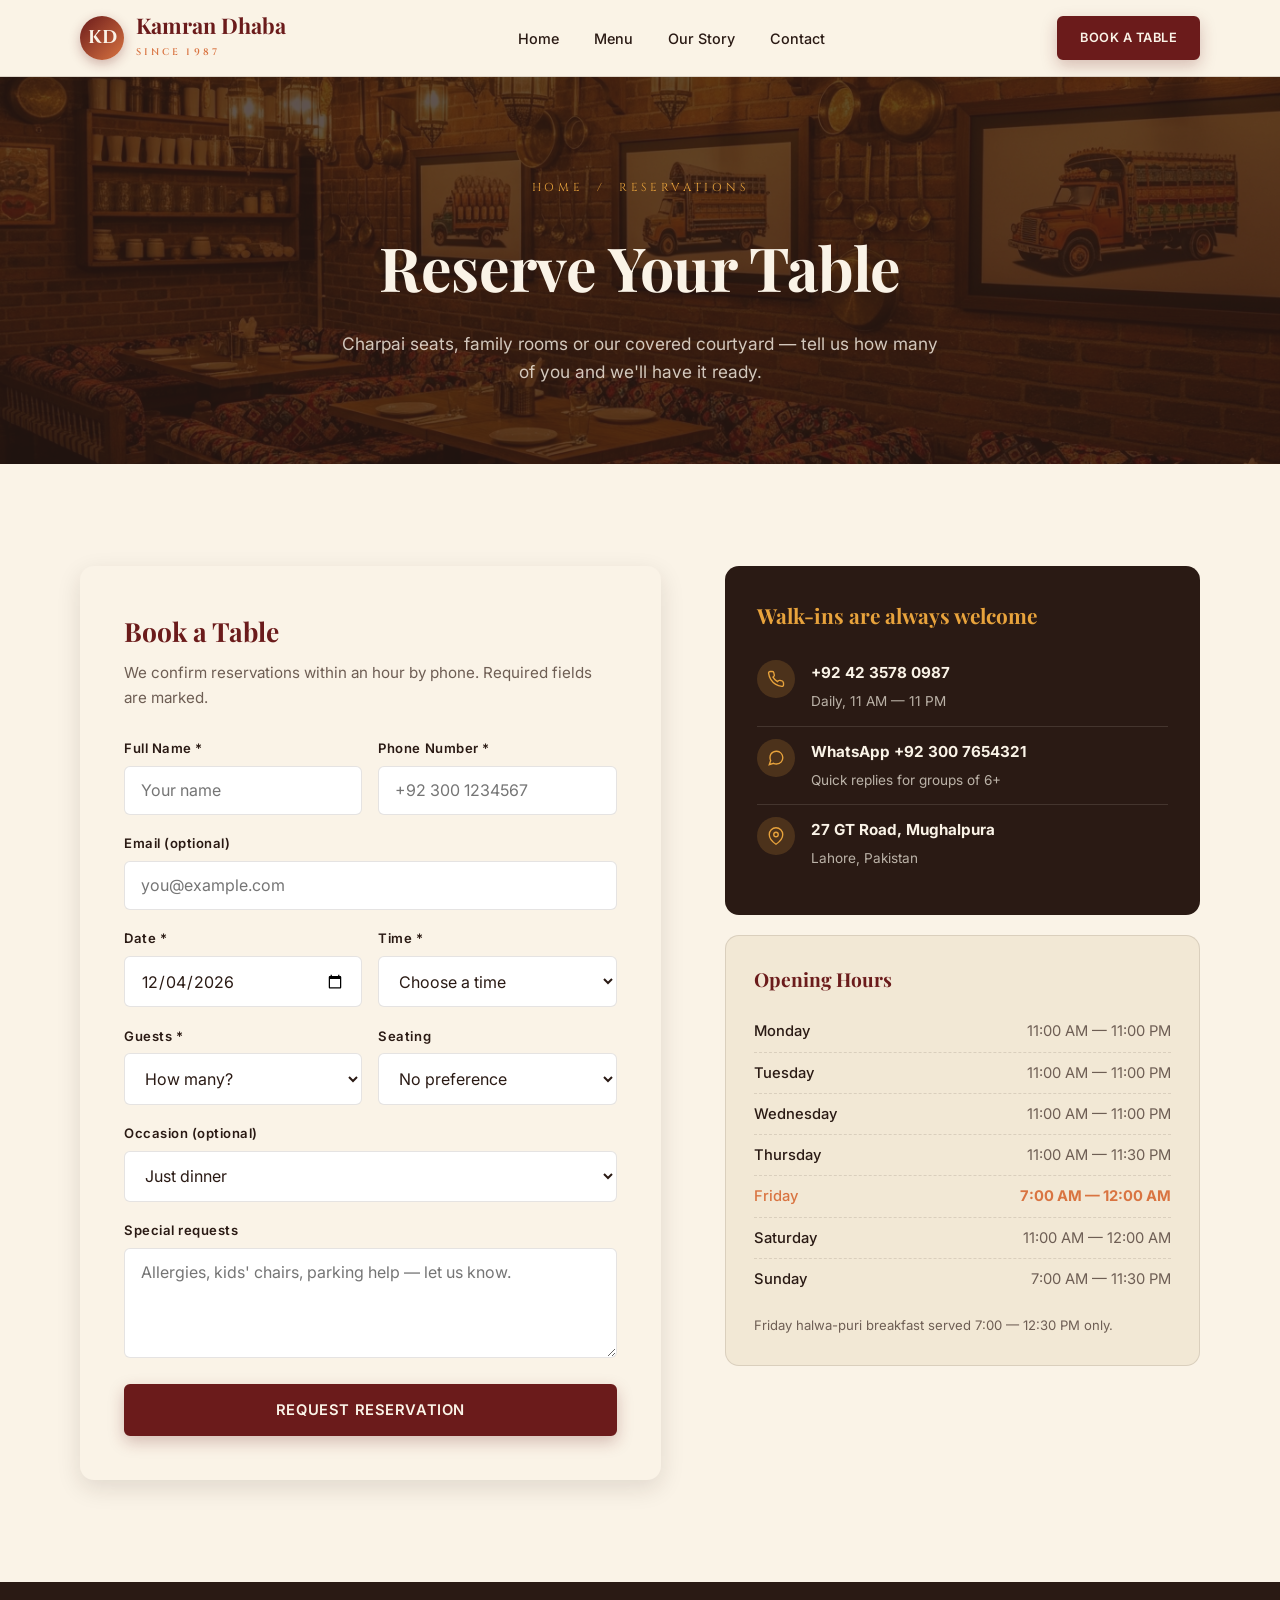
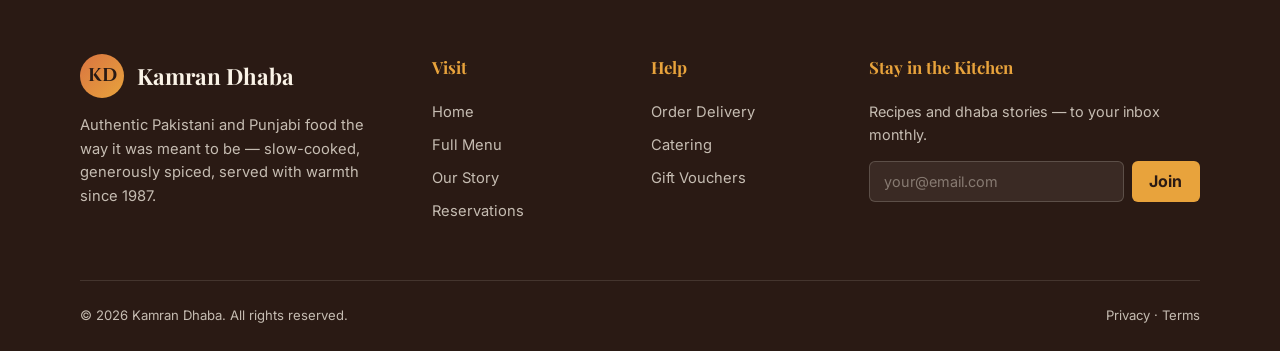
<file: kamran-dhaba/reservations.html>
<!DOCTYPE html>
<html lang="en">
<head>
  <meta charset="UTF-8" />
  <meta name="viewport" content="width=device-width, initial-scale=1.0" />
  <title>Reserve a Table — Kamran Dhaba</title>
  <meta name="description" content="Reserve your table at Kamran Dhaba. Family rooms, charpai seating and large group dining available." />
  <meta name="theme-color" content="#6B1B1B" />
  <link rel="icon" type="image/png" href="images/logo.png" />
  <link rel="preconnect" href="https://fonts.googleapis.com" />
  <link rel="preconnect" href="https://fonts.gstatic.com" crossorigin />
  <link href="https://fonts.googleapis.com/css2?family=Cinzel:wght@500;600;700&family=Inter:wght@400;500;600;700&family=Playfair+Display:ital,wght@0,400;0,600;0,700;1,400;1,600&display=swap" rel="stylesheet" />
  <link rel="stylesheet" href="style.css" />
</head>
<body>

  <header class="nav">
    <div class="container nav__inner">
      <a href="index.html" class="nav__brand"><span class="nav__logo">KD</span><span><span class="nav__name">Kamran Dhaba</span><span class="nav__tag">Since 1987</span></span></a>
      <nav>
        <ul class="nav__menu">
          <li><a href="index.html">Home</a></li>
          <li><a href="menu.html">Menu</a></li>
          <li><a href="about.html">Our Story</a></li>
          <li><a href="contact.html">Contact</a></li>
        </ul>
      </nav>
      <div class="nav__cta">
        <a href="reservations.html" class="btn btn--primary btn--sm">Book a Table</a>
        <button class="nav__toggle" aria-label="Open menu" aria-expanded="false"><span></span><span></span><span></span></button>
      </div>
    </div>
  </header>

  <section class="page-hero">
    <div class="container">
      <div class="crumbs"><a href="index.html">Home</a> &nbsp;/&nbsp; Reservations</div>
      <h1 class="page-hero__title">Reserve Your Table</h1>
      <p class="page-hero__lede">Charpai seats, family rooms or our covered courtyard — tell us how many of you and we'll have it ready.</p>
    </div>
  </section>

  <section class="section section--cream">
    <div class="container">
      <div class="form-grid">
        <div class="form-card reveal">
          <h2>Book a Table</h2>
          <p>We confirm reservations within an hour by phone. Required fields are marked.</p>

          <form id="reservation-form" novalidate>
            <div class="field--row">
              <div class="field">
                <label for="r-name">Full Name *</label>
                <input id="r-name" type="text" name="name" required placeholder="Your name" />
              </div>
              <div class="field">
                <label for="r-phone">Phone Number *</label>
                <input id="r-phone" type="tel" name="phone" required placeholder="+92 300 1234567" />
              </div>
            </div>

            <div class="field">
              <label for="r-email">Email (optional)</label>
              <input id="r-email" type="email" name="email" placeholder="you@example.com" />
            </div>

            <div class="field--row">
              <div class="field">
                <label for="r-date">Date *</label>
                <input id="r-date" type="date" name="date" required />
              </div>
              <div class="field">
                <label for="r-time">Time *</label>
                <select id="r-time" name="time" required>
                  <option value="">Choose a time</option>
                  <option>12:00 PM</option><option>12:30 PM</option><option>1:00 PM</option>
                  <option>1:30 PM</option><option>2:00 PM</option><option>6:00 PM</option>
                  <option>6:30 PM</option><option>7:00 PM</option><option>7:30 PM</option>
                  <option>8:00 PM</option><option>8:30 PM</option><option>9:00 PM</option>
                  <option>9:30 PM</option><option>10:00 PM</option>
                </select>
              </div>
            </div>

            <div class="field--row">
              <div class="field">
                <label for="r-guests">Guests *</label>
                <select id="r-guests" name="guests" required>
                  <option value="">How many?</option>
                  <option>1</option><option>2</option><option>3</option><option>4</option>
                  <option>5</option><option>6</option><option>7</option><option>8</option>
                  <option>9</option><option>10</option><option>10+ (large group)</option>
                </select>
              </div>
              <div class="field">
                <label for="r-seating">Seating</label>
                <select id="r-seating" name="seating">
                  <option>No preference</option>
                  <option>Charpai (traditional)</option>
                  <option>Indoor table</option>
                  <option>Family room (private)</option>
                  <option>Courtyard</option>
                </select>
              </div>
            </div>

            <div class="field">
              <label for="r-occasion">Occasion (optional)</label>
              <select id="r-occasion" name="occasion">
                <option>Just dinner</option>
                <option>Birthday</option>
                <option>Anniversary</option>
                <option>Mehndi / Engagement</option>
                <option>Family gathering</option>
                <option>Business meal</option>
              </select>
            </div>

            <div class="field">
              <label for="r-notes">Special requests</label>
              <textarea id="r-notes" name="notes" placeholder="Allergies, kids' chairs, parking help — let us know."></textarea>
            </div>

            <button type="submit" class="btn btn--primary" style="width:100%;">Request Reservation</button>
          </form>
        </div>

        <div>
          <div class="info-card reveal">
            <h3>Walk-ins are always welcome</h3>
            <div class="info-row">
              <div class="info-row__icon">
                <svg viewBox="0 0 24 24" fill="none" stroke="currentColor" stroke-width="1.8" stroke-linecap="round"><path d="M22 16.9v3a2 2 0 0 1-2.2 2 19.8 19.8 0 0 1-8.6-3.1 19.5 19.5 0 0 1-6-6A19.8 19.8 0 0 1 2.1 4.2 2 2 0 0 1 4.1 2h3a2 2 0 0 1 2 1.7c.1.9.3 1.8.6 2.6a2 2 0 0 1-.5 2.1L8 9.6a16 16 0 0 0 6 6l1.2-1.2a2 2 0 0 1 2.1-.5c.8.3 1.7.5 2.6.6a2 2 0 0 1 1.7 2z"/></svg>
              </div>
              <div class="info-row__body">
                <strong>+92 42 3578 0987</strong>
                <span>Daily, 11 AM — 11 PM</span>
              </div>
            </div>
            <div class="info-row">
              <div class="info-row__icon">
                <svg viewBox="0 0 24 24" fill="none" stroke="currentColor" stroke-width="1.8" stroke-linecap="round"><path d="M21 11.5a8.4 8.4 0 0 1-.9 3.8 8.5 8.5 0 0 1-7.6 4.7 8.4 8.4 0 0 1-3.8-.9L3 21l1.9-5.7a8.4 8.4 0 0 1-.9-3.8 8.5 8.5 0 0 1 4.7-7.6 8.4 8.4 0 0 1 3.8-.9h.5a8.5 8.5 0 0 1 8 8v.5z"/></svg>
              </div>
              <div class="info-row__body">
                <strong>WhatsApp +92 300 7654321</strong>
                <span>Quick replies for groups of 6+</span>
              </div>
            </div>
            <div class="info-row">
              <div class="info-row__icon">
                <svg viewBox="0 0 24 24" fill="none" stroke="currentColor" stroke-width="1.8"><path d="M21 10c0 7-9 13-9 13s-9-6-9-13a9 9 0 0 1 18 0z"/><circle cx="12" cy="10" r="3"/></svg>
              </div>
              <div class="info-row__body">
                <strong>27 GT Road, Mughalpura</strong>
                <span>Lahore, Pakistan</span>
              </div>
            </div>
          </div>

          <div class="hours-card reveal">
            <h3>Opening Hours</h3>
            <ul>
              <li data-day="mon"><span>Monday</span><span>11:00 AM — 11:00 PM</span></li>
              <li data-day="tue"><span>Tuesday</span><span>11:00 AM — 11:00 PM</span></li>
              <li data-day="wed"><span>Wednesday</span><span>11:00 AM — 11:00 PM</span></li>
              <li data-day="thu"><span>Thursday</span><span>11:00 AM — 11:30 PM</span></li>
              <li data-day="fri"><span>Friday</span><span>7:00 AM — 12:00 AM</span></li>
              <li data-day="sat"><span>Saturday</span><span>11:00 AM — 12:00 AM</span></li>
              <li data-day="sun"><span>Sunday</span><span>7:00 AM — 11:30 PM</span></li>
            </ul>
            <p style="margin-top: 1rem; font-size: 0.82rem; color: var(--muted);">
              Friday halwa-puri breakfast served 7:00 — 12:30 PM only.
            </p>
          </div>
        </div>
      </div>
    </div>
  </section>

  <footer class="footer">
    <div class="container">
      <div class="footer__grid">
        <div>
          <div class="footer__brand"><span class="footer__logo">KD</span><span class="footer__name">Kamran Dhaba</span></div>
          <p class="footer__about">Authentic Pakistani and Punjabi food the way it was meant to be — slow-cooked, generously spiced, served with warmth since 1987.</p>
        </div>
        <div>
          <h5>Visit</h5>
          <ul>
            <li><a href="index.html">Home</a></li>
            <li><a href="menu.html">Full Menu</a></li>
            <li><a href="about.html">Our Story</a></li>
            <li><a href="reservations.html">Reservations</a></li>
          </ul>
        </div>
        <div>
          <h5>Help</h5>
          <ul>
            <li><a href="contact.html">Order Delivery</a></li>
            <li><a href="contact.html">Catering</a></li>
            <li><a href="contact.html">Gift Vouchers</a></li>
          </ul>
        </div>
        <div class="footer__newsletter">
          <h5>Stay in the Kitchen</h5>
          <p>Recipes and dhaba stories — to your inbox monthly.</p>
          <form id="newsletter-form" novalidate>
            <input type="email" name="email" placeholder="your@email.com" required />
            <button type="submit">Join</button>
          </form>
        </div>
      </div>
      <div class="footer__bottom">
        <span>© 2026 Kamran Dhaba. All rights reserved.</span>
        <span><a href="#">Privacy</a> · <a href="#">Terms</a></span>
      </div>
    </div>
  </footer>

  <script src="script.js" defer></script>
</body>
</html>
</file>
<file: kamran-dhaba/style.css>
/* ============================================================
   KAMRAN DHABA — Stylesheet
   ============================================================ */

/* ---------- 1. RESET & ROOT VARIABLES ---------- */

*, *::before, *::after {
  margin: 0;
  padding: 0;
  box-sizing: border-box;
}

:root {
  /* Brand palette */
  --maroon:        #6B1B1B;
  --maroon-dark:   #4A1212;
  --terracotta:    #D97441;
  --saffron:       #E8A33C;
  --gold:          #C8973F;
  --cream:         #FAF3E7;
  --cream-soft:    #F2E8D5;
  --charcoal:      #2A1A14;
  --charcoal-soft: #3D2A20;
  --mint:          #5C7B5C;
  --muted:         #6e5e54;
  --line:          rgba(42, 26, 20, 0.12);

  /* Typography */
  --font-display: 'Playfair Display', Georgia, serif;
  --font-decor:   'Cinzel', 'Playfair Display', serif;
  --font-body:    'Inter', system-ui, -apple-system, sans-serif;

  /* Spacing scale */
  --container: 1200px;
  --gutter: clamp(1rem, 4vw, 2.5rem);

  /* Effects */
  --shadow-sm: 0 2px 8px rgba(42, 26, 20, 0.08);
  --shadow-md: 0 8px 24px rgba(42, 26, 20, 0.12);
  --shadow-lg: 0 20px 50px rgba(42, 26, 20, 0.18);
  --radius: 6px;
  --radius-lg: 14px;
  --transition: 0.25s ease;
}

html { scroll-behavior: smooth; }

body {
  font-family: var(--font-body);
  font-size: 16px;
  line-height: 1.65;
  color: var(--charcoal);
  background: var(--cream);
  -webkit-font-smoothing: antialiased;
  overflow-x: hidden;
}

img { display: block; max-width: 100%; height: auto; }
a   { color: inherit; text-decoration: none; }
button, input, textarea, select { font-family: inherit; font-size: inherit; }

/* Reusable container */
.container {
  width: 100%;
  max-width: var(--container);
  margin: 0 auto;
  padding-left: var(--gutter);
  padding-right: var(--gutter);
}

/* Section base */
.section { padding: clamp(4rem, 8vw, 7rem) 0; }
.section--cream { background: var(--cream); }
.section--soft  { background: var(--cream-soft); }
.section--dark  { background: var(--charcoal); color: var(--cream); }

.section-head { text-align: center; margin-bottom: 3.5rem; }
.eyebrow {
  display: inline-block;
  font-family: var(--font-decor);
  font-size: 0.78rem;
  letter-spacing: 0.32em;
  color: var(--terracotta);
  text-transform: uppercase;
  font-weight: 600;
  margin-bottom: 0.85rem;
}
.section-title {
  font-family: var(--font-display);
  font-size: clamp(2rem, 4vw, 3rem);
  font-weight: 700;
  color: var(--maroon);
  line-height: 1.15;
  margin-bottom: 1rem;
}
.section--dark .section-title { color: var(--cream); }
.section-sub {
  max-width: 620px;
  margin: 0 auto;
  color: var(--muted);
  font-size: 1.05rem;
}
.section--dark .section-sub { color: rgba(250, 243, 231, 0.75); }

.divider-ornament {
  display: flex; align-items: center; justify-content: center;
  gap: 0.85rem; margin: 1.2rem auto 0; max-width: 180px;
}
.divider-ornament::before,
.divider-ornament::after {
  content: ''; flex: 1; height: 1px;
  background: linear-gradient(90deg, transparent, var(--gold), transparent);
}
.divider-ornament span {
  color: var(--gold); font-size: 1.1rem;
}

/* ---------- 2. BUTTONS ---------- */

.btn {
  display: inline-flex; align-items: center; justify-content: center;
  gap: 0.55rem;
  padding: 0.95rem 2rem;
  font-family: var(--font-body);
  font-weight: 600;
  font-size: 0.92rem;
  letter-spacing: 0.04em;
  border: 2px solid transparent;
  border-radius: var(--radius);
  cursor: pointer;
  transition: all var(--transition);
  text-transform: uppercase;
  white-space: nowrap;
}
.btn--primary {
  background: var(--maroon);
  color: var(--cream);
  border-color: var(--maroon);
  box-shadow: 0 6px 16px rgba(107, 27, 27, 0.25);
}
.btn--primary:hover {
  background: var(--maroon-dark);
  border-color: var(--maroon-dark);
  transform: translateY(-2px);
  box-shadow: 0 10px 22px rgba(107, 27, 27, 0.35);
}
.btn--gold {
  background: var(--saffron);
  color: var(--charcoal);
  border-color: var(--saffron);
}
.btn--gold:hover {
  background: var(--gold);
  border-color: var(--gold);
  transform: translateY(-2px);
}
.btn--ghost {
  background: transparent;
  color: var(--cream);
  border-color: rgba(250, 243, 231, 0.45);
}
.btn--ghost:hover {
  background: var(--cream);
  color: var(--maroon);
  border-color: var(--cream);
}
.btn--outline {
  background: transparent;
  color: var(--maroon);
  border-color: var(--maroon);
}
.btn--outline:hover {
  background: var(--maroon);
  color: var(--cream);
}
.btn--sm { padding: 0.6rem 1.3rem; font-size: 0.8rem; }

/* ---------- 3. NAVBAR ---------- */

.nav {
  position: fixed; top: 0; left: 0; right: 0;
  z-index: 100;
  background: rgba(250, 243, 231, 0.96);
  backdrop-filter: blur(10px);
  -webkit-backdrop-filter: blur(10px);
  border-bottom: 1px solid var(--line);
  transition: box-shadow var(--transition), background var(--transition);
}
.nav.is-scrolled { box-shadow: var(--shadow-sm); }

.nav__inner {
  display: flex; align-items: center; justify-content: space-between;
  height: 76px;
}
.nav__brand {
  display: flex; align-items: center; gap: 0.75rem;
  font-family: var(--font-display);
}
.nav__logo {
  width: 44px; height: 44px;
  border-radius: 50%;
  background: linear-gradient(135deg, var(--maroon), var(--terracotta));
  display: grid; place-items: center;
  color: var(--cream);
  font-family: var(--font-decor);
  font-size: 1.15rem;
  font-weight: 700;
  letter-spacing: 0;
  box-shadow: 0 4px 12px rgba(107, 27, 27, 0.3);
}
.nav__name {
  font-size: 1.35rem;
  font-weight: 700;
  color: var(--maroon);
  line-height: 1;
}
.nav__tag {
  display: block;
  font-family: var(--font-decor);
  font-size: 0.6rem;
  letter-spacing: 0.32em;
  color: var(--terracotta);
  font-weight: 600;
  text-transform: uppercase;
  margin-top: 4px;
}

.nav__menu {
  display: flex; align-items: center; gap: 2.2rem;
  list-style: none;
}
.nav__menu a {
  font-size: 0.9rem;
  font-weight: 500;
  color: var(--charcoal);
  position: relative;
  padding: 6px 0;
  transition: color var(--transition);
}
.nav__menu a::after {
  content: ''; position: absolute; left: 0; right: 0; bottom: 0;
  height: 2px; background: var(--terracotta);
  transform: scaleX(0); transform-origin: left;
  transition: transform var(--transition);
}
.nav__menu a:hover, .nav__menu a.is-active {
  color: var(--maroon);
}
.nav__menu a:hover::after, .nav__menu a.is-active::after {
  transform: scaleX(1);
}

.nav__cta { display: flex; align-items: center; gap: 0.75rem; }

.nav__toggle {
  display: none;
  width: 44px; height: 44px;
  border: none; background: transparent;
  cursor: pointer; padding: 0;
}
.nav__toggle span {
  display: block; width: 24px; height: 2px;
  background: var(--maroon);
  margin: 5px auto;
  transition: all var(--transition);
}
.nav__toggle.is-open span:nth-child(1) { transform: translateY(7px) rotate(45deg); }
.nav__toggle.is-open span:nth-child(2) { opacity: 0; }
.nav__toggle.is-open span:nth-child(3) { transform: translateY(-7px) rotate(-45deg); }

@media (max-width: 900px) {
  .nav__menu, .nav__cta .btn { display: none; }
  .nav__toggle { display: block; }
  .nav.is-mobile-open .nav__menu {
    display: flex; flex-direction: column;
    position: absolute; top: 100%; left: 0; right: 0;
    background: var(--cream);
    padding: 1.5rem var(--gutter) 2rem;
    gap: 1.25rem;
    border-bottom: 1px solid var(--line);
    box-shadow: var(--shadow-md);
  }
  .nav.is-mobile-open .nav__menu a {
    font-size: 1.05rem; padding: 0.4rem 0;
  }
  .nav.is-mobile-open .nav__cta .btn {
    display: inline-flex; align-self: stretch; margin-top: 0.5rem;
  }
}

/* ---------- 4. HERO (HOMEPAGE) ---------- */

.hero {
  position: relative;
  min-height: clamp(560px, 85vh, 760px);
  margin-top: 76px;
  display: flex; align-items: center;
  overflow: hidden;
  isolation: isolate;
  color: var(--cream);
}
.hero__bg {
  position: absolute; inset: 0; z-index: -2;
  background-image: url('images/hero.png');
  background-size: cover;
  background-position: center;
  transform: scale(1.05);
}
.hero__bg::after {
  content: ''; position: absolute; inset: 0;
  background: linear-gradient(105deg, rgba(42,26,20,0.85) 0%, rgba(42,26,20,0.55) 55%, rgba(42,26,20,0.25) 100%);
}
.hero__content {
  max-width: 640px;
  padding: 2rem 0;
}
.hero__badge {
  display: inline-flex; align-items: center; gap: 0.55rem;
  background: rgba(232, 163, 60, 0.15);
  border: 1px solid rgba(232, 163, 60, 0.4);
  color: var(--saffron);
  padding: 0.45rem 1rem;
  border-radius: 100px;
  font-size: 0.78rem;
  letter-spacing: 0.18em;
  font-weight: 600;
  text-transform: uppercase;
  margin-bottom: 1.5rem;
}
.hero__badge::before {
  content: '★';
  color: var(--saffron);
}
.hero__title {
  font-family: var(--font-display);
  font-size: clamp(2.6rem, 6vw, 4.8rem);
  line-height: 1.05;
  font-weight: 700;
  margin-bottom: 1.25rem;
  letter-spacing: -0.01em;
}
.hero__title em {
  font-style: italic;
  color: var(--saffron);
  display: block;
}
.hero__lede {
  font-size: 1.15rem;
  line-height: 1.6;
  color: rgba(250, 243, 231, 0.85);
  margin-bottom: 2rem;
  max-width: 540px;
}
.hero__actions {
  display: flex; gap: 1rem; flex-wrap: wrap;
  margin-bottom: 2.5rem;
}
.hero__meta {
  display: flex; gap: 2rem; flex-wrap: wrap;
  padding-top: 1.5rem;
  border-top: 1px solid rgba(250, 243, 231, 0.18);
  font-size: 0.85rem;
  color: rgba(250, 243, 231, 0.75);
}
.hero__meta strong {
  display: block; color: var(--saffron); font-size: 1rem;
  font-family: var(--font-display); margin-bottom: 2px;
}

/* Page hero (smaller, for inner pages) */
.page-hero {
  margin-top: 76px;
  padding: clamp(4rem, 8vw, 6.5rem) 0 clamp(3rem, 6vw, 5rem);
  background: var(--charcoal);
  color: var(--cream);
  text-align: center;
  position: relative;
  overflow: hidden;
  isolation: isolate;
}
.page-hero::before {
  content: ''; position: absolute; inset: 0; z-index: -1;
  background-image: url('images/interior.png');
  background-size: cover; background-position: center;
  opacity: 0.25;
}
.page-hero__title {
  font-family: var(--font-display);
  font-size: clamp(2.4rem, 5vw, 3.8rem);
  font-weight: 700;
  margin-bottom: 0.75rem;
  letter-spacing: -0.01em;
}
.page-hero__lede {
  max-width: 600px; margin: 0 auto;
  color: rgba(250, 243, 231, 0.8);
  font-size: 1.08rem;
}
.crumbs {
  font-family: var(--font-decor);
  font-size: 0.72rem;
  letter-spacing: 0.32em;
  text-transform: uppercase;
  color: var(--saffron);
  margin-bottom: 1.25rem;
}
.crumbs a:hover { color: var(--cream); }

/* ---------- 5. FEATURES STRIP ---------- */

.features {
  display: grid;
  grid-template-columns: repeat(auto-fit, minmax(220px, 1fr));
  gap: 1px;
  background: var(--line);
  border-radius: var(--radius-lg);
  overflow: hidden;
  box-shadow: var(--shadow-md);
}
.feature {
  background: var(--cream);
  padding: 2.2rem 1.5rem;
  display: flex; flex-direction: column; align-items: center; text-align: center;
  gap: 0.75rem;
  transition: background var(--transition), transform var(--transition);
}
.feature:hover {
  background: var(--cream-soft);
  transform: translateY(-3px);
}
.feature__icon {
  width: 56px; height: 56px;
  display: grid; place-items: center;
  border-radius: 50%;
  background: rgba(217, 116, 65, 0.12);
  color: var(--terracotta);
  font-size: 1.5rem;
}
.feature__icon svg { width: 28px; height: 28px; }
.feature h4 {
  font-family: var(--font-display);
  font-size: 1.15rem;
  color: var(--maroon);
  font-weight: 700;
}
.feature p {
  font-size: 0.92rem;
  color: var(--muted);
  line-height: 1.55;
  max-width: 240px;
}

/* ---------- 6. ABOUT / STORY ---------- */

.story {
  display: grid;
  grid-template-columns: 1.05fr 1fr;
  gap: clamp(2rem, 6vw, 5rem);
  align-items: center;
}
.story__media {
  position: relative;
  border-radius: var(--radius-lg);
  overflow: hidden;
  box-shadow: var(--shadow-lg);
  aspect-ratio: 4 / 5;
}
.story__media img { width: 100%; height: 100%; object-fit: cover; }
.story__badge {
  position: absolute;
  bottom: 1.5rem; left: 1.5rem;
  background: var(--cream);
  padding: 1rem 1.4rem;
  border-radius: var(--radius);
  box-shadow: var(--shadow-md);
}
.story__badge strong {
  display: block;
  font-family: var(--font-display);
  color: var(--maroon);
  font-size: 1.85rem;
  line-height: 1;
}
.story__badge span {
  font-size: 0.78rem;
  letter-spacing: 0.18em;
  color: var(--terracotta);
  font-weight: 600;
  text-transform: uppercase;
}
.story__body p {
  color: var(--muted);
  font-size: 1.02rem;
  margin-bottom: 1.1rem;
}
.story__signature {
  margin-top: 2rem;
  padding-top: 1.5rem;
  border-top: 1px solid var(--line);
  display: flex; align-items: center; gap: 1rem;
}
.story__signature strong {
  display: block;
  font-family: var(--font-display);
  color: var(--maroon);
  font-size: 1.1rem;
}
.story__signature span {
  font-size: 0.85rem;
  color: var(--muted);
}

@media (max-width: 800px) {
  .story { grid-template-columns: 1fr; }
}

/* ---------- 7. SIGNATURE DISHES (HOME) ---------- */

.dishes {
  display: grid;
  grid-template-columns: repeat(auto-fit, minmax(290px, 1fr));
  gap: 1.75rem;
}
.dish {
  background: var(--cream);
  border-radius: var(--radius-lg);
  overflow: hidden;
  box-shadow: var(--shadow-sm);
  transition: transform var(--transition), box-shadow var(--transition);
  display: flex; flex-direction: column;
}
.dish:hover {
  transform: translateY(-6px);
  box-shadow: var(--shadow-lg);
}
.dish__media {
  aspect-ratio: 4 / 3;
  overflow: hidden;
  position: relative;
}
.dish__media img {
  width: 100%; height: 100%; object-fit: cover;
  transition: transform 0.5s ease;
}
.dish:hover .dish__media img { transform: scale(1.06); }
.dish__tag {
  position: absolute; top: 12px; left: 12px;
  background: var(--maroon);
  color: var(--cream);
  font-size: 0.7rem;
  letter-spacing: 0.15em;
  text-transform: uppercase;
  padding: 5px 10px;
  border-radius: 4px;
  font-weight: 600;
}
.dish__tag.is-veg { background: var(--mint); }
.dish__tag.is-spicy { background: var(--terracotta); }
.dish__body {
  padding: 1.5rem 1.5rem 1.75rem;
  flex: 1;
  display: flex; flex-direction: column;
}
.dish__title-row {
  display: flex; justify-content: space-between; align-items: baseline;
  gap: 1rem; margin-bottom: 0.5rem;
}
.dish__title {
  font-family: var(--font-display);
  font-size: 1.35rem;
  color: var(--maroon);
  font-weight: 700;
}
.dish__price {
  font-family: var(--font-display);
  font-size: 1.2rem;
  color: var(--terracotta);
  font-weight: 700;
  white-space: nowrap;
}
.dish__desc {
  color: var(--muted);
  font-size: 0.94rem;
  line-height: 1.55;
  margin-bottom: 1rem;
  flex: 1;
}
.dish__meta {
  display: flex; gap: 1rem; flex-wrap: wrap;
  font-size: 0.78rem;
  color: var(--muted);
}
.dish__meta span { display: flex; align-items: center; gap: 4px; }

/* ---------- 8. MENU PAGE ---------- */

.menu-tabs {
  display: flex; flex-wrap: wrap; gap: 0.6rem;
  justify-content: center;
  margin-bottom: 3rem;
}
.menu-tab {
  background: var(--cream);
  border: 1.5px solid var(--line);
  color: var(--charcoal);
  padding: 0.65rem 1.4rem;
  border-radius: 100px;
  font-size: 0.82rem;
  font-weight: 600;
  letter-spacing: 0.06em;
  text-transform: uppercase;
  cursor: pointer;
  transition: all var(--transition);
}
.menu-tab:hover { border-color: var(--terracotta); color: var(--terracotta); }
.menu-tab.is-active {
  background: var(--maroon);
  border-color: var(--maroon);
  color: var(--cream);
}

.menu-section { margin-bottom: 4rem; }
.menu-section[hidden] { display: none; }
.menu-section__head {
  text-align: center; margin-bottom: 2.5rem;
}
.menu-section__head h2 {
  font-family: var(--font-display);
  font-size: 2rem;
  color: var(--maroon);
  font-weight: 700;
}
.menu-section__head p {
  color: var(--muted); font-size: 0.95rem; margin-top: 4px;
}

.menu-grid {
  display: grid;
  grid-template-columns: repeat(auto-fit, minmax(320px, 1fr));
  gap: 1.5rem 2.5rem;
}
.menu-item {
  display: flex; gap: 1rem;
  padding-bottom: 1.5rem;
  border-bottom: 1px dashed var(--line);
}
.menu-item__img {
  width: 90px; height: 90px;
  border-radius: var(--radius);
  object-fit: cover;
  flex-shrink: 0;
}
.menu-item__body { flex: 1; min-width: 0; }
.menu-item__head {
  display: flex; justify-content: space-between; align-items: baseline;
  gap: 0.75rem; margin-bottom: 4px;
}
.menu-item__name {
  font-family: var(--font-display);
  font-size: 1.15rem;
  color: var(--maroon);
  font-weight: 700;
}
.menu-item__name .badge {
  display: inline-block;
  font-family: var(--font-body);
  font-size: 0.62rem;
  background: var(--saffron);
  color: var(--charcoal);
  padding: 2px 7px;
  border-radius: 3px;
  margin-left: 6px;
  letter-spacing: 0.1em;
  vertical-align: middle;
  font-weight: 700;
}
.menu-item__name .badge.veg   { background: var(--mint); color: var(--cream); }
.menu-item__name .badge.spicy { background: var(--terracotta); color: var(--cream); }
.menu-item__price {
  font-family: var(--font-display);
  color: var(--terracotta);
  font-weight: 700;
  font-size: 1.05rem;
  white-space: nowrap;
}
.menu-item__desc {
  font-size: 0.9rem; color: var(--muted); line-height: 1.5;
}

/* ---------- 9. GALLERY ---------- */

.gallery {
  display: grid;
  grid-template-columns: repeat(4, 1fr);
  grid-auto-rows: 180px;
  gap: 14px;
}
.gallery__item {
  border-radius: var(--radius);
  overflow: hidden;
  position: relative;
  cursor: pointer;
}
.gallery__item img {
  width: 100%; height: 100%; object-fit: cover;
  transition: transform 0.5s ease;
}
.gallery__item:hover img { transform: scale(1.08); }
.gallery__item::after {
  content: ''; position: absolute; inset: 0;
  background: linear-gradient(transparent 60%, rgba(42,26,20,0.5));
  opacity: 0; transition: opacity var(--transition);
}
.gallery__item:hover::after { opacity: 1; }
.gallery__item:nth-child(1) { grid-column: span 2; grid-row: span 2; }
.gallery__item:nth-child(4) { grid-column: span 2; }
.gallery__item:nth-child(7) { grid-row: span 2; }

@media (max-width: 800px) {
  .gallery { grid-template-columns: repeat(2, 1fr); grid-auto-rows: 160px; }
  .gallery__item:nth-child(1) { grid-column: span 2; grid-row: span 1; }
  .gallery__item:nth-child(4) { grid-column: span 1; }
  .gallery__item:nth-child(7) { grid-row: span 1; }
}

/* ---------- 10. TESTIMONIALS ---------- */

.testimonials {
  display: grid;
  grid-template-columns: repeat(auto-fit, minmax(280px, 1fr));
  gap: 1.5rem;
}
.testimonial {
  background: var(--cream);
  padding: 2rem 1.75rem;
  border-radius: var(--radius-lg);
  border-top: 4px solid var(--terracotta);
  position: relative;
}
.testimonial__quote {
  font-family: var(--font-display);
  font-style: italic;
  color: var(--charcoal);
  font-size: 1.02rem;
  line-height: 1.6;
  margin-bottom: 1.5rem;
}
.testimonial__quote::before {
  content: '"';
  font-size: 4rem;
  color: var(--saffron);
  font-family: var(--font-display);
  position: absolute;
  top: 0.5rem; right: 1.25rem;
  line-height: 1;
  opacity: 0.6;
}
.testimonial__stars {
  color: var(--saffron); font-size: 0.9rem; margin-bottom: 0.75rem;
  letter-spacing: 2px;
}
.testimonial__author {
  display: flex; align-items: center; gap: 0.85rem;
}
.testimonial__avatar {
  width: 44px; height: 44px;
  border-radius: 50%;
  background: linear-gradient(135deg, var(--maroon), var(--terracotta));
  color: var(--cream);
  display: grid; place-items: center;
  font-family: var(--font-display);
  font-weight: 700;
}
.testimonial__name {
  font-weight: 600; color: var(--maroon); font-size: 0.95rem;
}
.testimonial__role {
  font-size: 0.78rem; color: var(--muted);
}

/* ---------- 11. CTA BANNER ---------- */

.cta-banner {
  background:
    linear-gradient(rgba(42,26,20,0.85), rgba(42,26,20,0.85)),
    url('images/dish-tikka.png') center/cover;
  color: var(--cream);
  padding: clamp(3rem, 7vw, 5rem) var(--gutter);
  border-radius: var(--radius-lg);
  text-align: center;
  margin: 0 var(--gutter);
}
.cta-banner h2 {
  font-family: var(--font-display);
  font-size: clamp(1.8rem, 4vw, 2.6rem);
  margin-bottom: 0.75rem;
  font-weight: 700;
}
.cta-banner p {
  max-width: 540px; margin: 0 auto 1.75rem;
  color: rgba(250,243,231, 0.8);
}
.cta-banner__actions {
  display: flex; gap: 1rem; justify-content: center; flex-wrap: wrap;
}

/* ---------- 12. RESERVATIONS / CONTACT FORMS ---------- */

.form-grid {
  display: grid;
  grid-template-columns: 1.1fr 0.9fr;
  gap: clamp(2rem, 5vw, 4rem);
  align-items: start;
}
@media (max-width: 800px) { .form-grid { grid-template-columns: 1fr; } }

.form-card {
  background: var(--cream);
  padding: clamp(1.75rem, 4vw, 2.75rem);
  border-radius: var(--radius-lg);
  box-shadow: var(--shadow-md);
}
.form-card h2 {
  font-family: var(--font-display);
  color: var(--maroon);
  font-size: 1.65rem;
  margin-bottom: 0.4rem;
}
.form-card > p {
  color: var(--muted); margin-bottom: 1.75rem; font-size: 0.95rem;
}

.field { display: block; margin-bottom: 1.15rem; }
.field label {
  display: block;
  font-size: 0.82rem;
  font-weight: 600;
  color: var(--charcoal);
  margin-bottom: 6px;
  letter-spacing: 0.04em;
}
.field input,
.field select,
.field textarea {
  width: 100%;
  padding: 0.85rem 1rem;
  border: 1.5px solid var(--line);
  border-radius: var(--radius);
  background: #fff;
  color: var(--charcoal);
  transition: border-color var(--transition), box-shadow var(--transition);
}
.field input:focus,
.field select:focus,
.field textarea:focus {
  outline: none;
  border-color: var(--terracotta);
  box-shadow: 0 0 0 3px rgba(217, 116, 65, 0.15);
}
.field textarea { resize: vertical; min-height: 110px; }
.field--row {
  display: grid; grid-template-columns: 1fr 1fr; gap: 1rem;
}

.info-card {
  background: var(--charcoal);
  color: var(--cream);
  padding: 2rem;
  border-radius: var(--radius-lg);
  margin-bottom: 1.25rem;
}
.info-card h3 {
  font-family: var(--font-display);
  color: var(--saffron);
  font-size: 1.3rem;
  margin-bottom: 1rem;
}
.info-row {
  display: flex; gap: 1rem; align-items: flex-start;
  padding: 0.75rem 0;
  border-top: 1px solid rgba(250,243,231, 0.12);
}
.info-row:first-of-type { border-top: 0; }
.info-row__icon {
  flex-shrink: 0;
  width: 38px; height: 38px;
  display: grid; place-items: center;
  border-radius: 50%;
  background: rgba(232, 163, 60, 0.18);
  color: var(--saffron);
}
.info-row__icon svg { width: 18px; height: 18px; }
.info-row__body strong {
  display: block; color: var(--cream); font-size: 0.95rem; margin-bottom: 2px;
}
.info-row__body span {
  font-size: 0.85rem; color: rgba(250,243,231, 0.7); line-height: 1.5;
}

.hours-card {
  background: var(--cream-soft);
  padding: 1.75rem;
  border-radius: var(--radius-lg);
  border: 1px solid var(--line);
}
.hours-card h3 {
  font-family: var(--font-display);
  color: var(--maroon);
  font-size: 1.2rem;
  margin-bottom: 1rem;
}
.hours-card ul { list-style: none; }
.hours-card li {
  display: flex; justify-content: space-between;
  padding: 0.5rem 0;
  border-bottom: 1px dashed var(--line);
  font-size: 0.92rem;
}
.hours-card li:last-child { border: 0; }
.hours-card li span:first-child { color: var(--charcoal); font-weight: 500; }
.hours-card li span:last-child { color: var(--muted); }
.hours-card li.is-today {
  font-weight: 700;
}
.hours-card li.is-today span { color: var(--terracotta); }

/* Toast for form submission */
.toast {
  position: fixed; bottom: 24px; right: 24px;
  background: var(--maroon);
  color: var(--cream);
  padding: 1rem 1.5rem;
  border-radius: var(--radius);
  box-shadow: var(--shadow-lg);
  z-index: 200;
  transform: translateY(100px);
  opacity: 0;
  transition: all 0.35s cubic-bezier(0.2, 0.7, 0.3, 1.2);
  max-width: 320px;
  font-size: 0.92rem;
}
.toast.is-visible { transform: translateY(0); opacity: 1; }
.toast.is-error { background: #8b2828; }

/* ---------- 13. ABOUT PAGE EXTRAS ---------- */

.values {
  display: grid;
  grid-template-columns: repeat(auto-fit, minmax(240px, 1fr));
  gap: 1.5rem;
}
.value-card {
  background: var(--cream);
  padding: 2rem 1.75rem;
  border-radius: var(--radius-lg);
  border: 1px solid var(--line);
  transition: transform var(--transition), border-color var(--transition);
}
.value-card:hover {
  transform: translateY(-4px);
  border-color: var(--terracotta);
}
.value-card .num {
  font-family: var(--font-display);
  font-size: 2.4rem;
  color: var(--terracotta);
  font-weight: 700;
  line-height: 1;
  margin-bottom: 0.75rem;
}
.value-card h4 {
  font-family: var(--font-display);
  color: var(--maroon);
  font-size: 1.25rem;
  margin-bottom: 0.5rem;
}
.value-card p {
  color: var(--muted); font-size: 0.92rem; line-height: 1.55;
}

.timeline {
  max-width: 740px; margin: 0 auto;
  position: relative;
}
.timeline::before {
  content: ''; position: absolute;
  left: 19px; top: 6px; bottom: 6px;
  width: 2px;
  background: linear-gradient(var(--terracotta), var(--gold), var(--maroon));
}
.timeline__item {
  display: grid;
  grid-template-columns: 40px 1fr;
  gap: 1.5rem;
  padding-bottom: 2.25rem;
}
.timeline__item:last-child { padding-bottom: 0; }
.timeline__dot {
  width: 40px; height: 40px;
  border-radius: 50%;
  background: var(--cream);
  border: 3px solid var(--terracotta);
  display: grid; place-items: center;
  font-family: var(--font-display);
  font-weight: 700;
  color: var(--maroon);
  font-size: 0.85rem;
  position: relative; z-index: 1;
}
.timeline__body strong {
  display: block;
  font-family: var(--font-display);
  color: var(--maroon);
  font-size: 1.2rem;
  margin-bottom: 0.4rem;
}
.timeline__body p {
  color: var(--muted); font-size: 0.95rem;
}

/* ---------- 14. FOOTER ---------- */

.footer {
  background: var(--charcoal);
  color: rgba(250, 243, 231, 0.75);
  padding: clamp(3rem, 6vw, 4.5rem) 0 0;
}
.footer__grid {
  display: grid;
  grid-template-columns: 1.4fr 0.8fr 0.8fr 1.2fr;
  gap: 2.5rem;
  padding-bottom: 3rem;
}
@media (max-width: 800px) {
  .footer__grid { grid-template-columns: 1fr 1fr; }
}
@media (max-width: 480px) {
  .footer__grid { grid-template-columns: 1fr; }
}
.footer h5 {
  font-family: var(--font-display);
  color: var(--saffron);
  font-size: 1.05rem;
  margin-bottom: 1.1rem;
  font-weight: 700;
}
.footer__brand {
  display: flex; align-items: center; gap: 0.8rem; margin-bottom: 1rem;
}
.footer__logo {
  width: 44px; height: 44px;
  border-radius: 50%;
  background: linear-gradient(135deg, var(--terracotta), var(--saffron));
  color: var(--charcoal);
  display: grid; place-items: center;
  font-family: var(--font-decor);
  font-weight: 700;
  font-size: 1.15rem;
}
.footer__name {
  font-family: var(--font-display);
  font-size: 1.4rem;
  color: var(--cream);
  font-weight: 700;
}
.footer__about {
  font-size: 0.92rem; line-height: 1.6;
  margin-bottom: 1.25rem;
}
.footer ul { list-style: none; }
.footer ul li {
  margin-bottom: 0.55rem; font-size: 0.92rem;
}
.footer ul li a:hover { color: var(--saffron); }
.footer__newsletter p {
  font-size: 0.9rem; margin-bottom: 0.85rem;
}
.footer__newsletter form {
  display: flex; gap: 0.5rem;
}
.footer__newsletter input {
  flex: 1; min-width: 0;
  padding: 0.7rem 0.9rem;
  background: rgba(250,243,231, 0.08);
  border: 1px solid rgba(250,243,231, 0.18);
  color: var(--cream);
  border-radius: var(--radius);
  font-size: 0.9rem;
}
.footer__newsletter input::placeholder { color: rgba(250,243,231, 0.4); }
.footer__newsletter input:focus {
  outline: none; border-color: var(--saffron);
}
.footer__newsletter button {
  background: var(--saffron);
  color: var(--charcoal);
  border: none;
  padding: 0 1.1rem;
  border-radius: var(--radius);
  font-weight: 700;
  cursor: pointer;
  transition: background var(--transition);
}
.footer__newsletter button:hover { background: var(--gold); }
.socials {
  display: flex; gap: 0.75rem; margin-top: 1.25rem;
}
.socials a {
  width: 38px; height: 38px;
  border-radius: 50%;
  border: 1px solid rgba(250,243,231, 0.2);
  display: grid; place-items: center;
  transition: all var(--transition);
}
.socials a:hover {
  background: var(--saffron); color: var(--charcoal); border-color: var(--saffron);
  transform: translateY(-3px);
}
.socials svg { width: 16px; height: 16px; }

.footer__bottom {
  border-top: 1px solid rgba(250,243,231, 0.12);
  padding: 1.5rem 0;
  display: flex; justify-content: space-between; align-items: center;
  font-size: 0.82rem; flex-wrap: wrap; gap: 1rem;
}
.footer__bottom a:hover { color: var(--saffron); }

/* ---------- 15. SCROLL REVEAL ---------- */

.reveal {
  opacity: 0;
  transform: translateY(24px);
  transition: opacity 0.7s ease, transform 0.7s ease;
}
.reveal.is-visible {
  opacity: 1;
  transform: translateY(0);
}

@media (prefers-reduced-motion: reduce) {
  *, *::before, *::after { animation: none !important; transition: none !important; }
  .reveal { opacity: 1; transform: none; }
}
</file>
